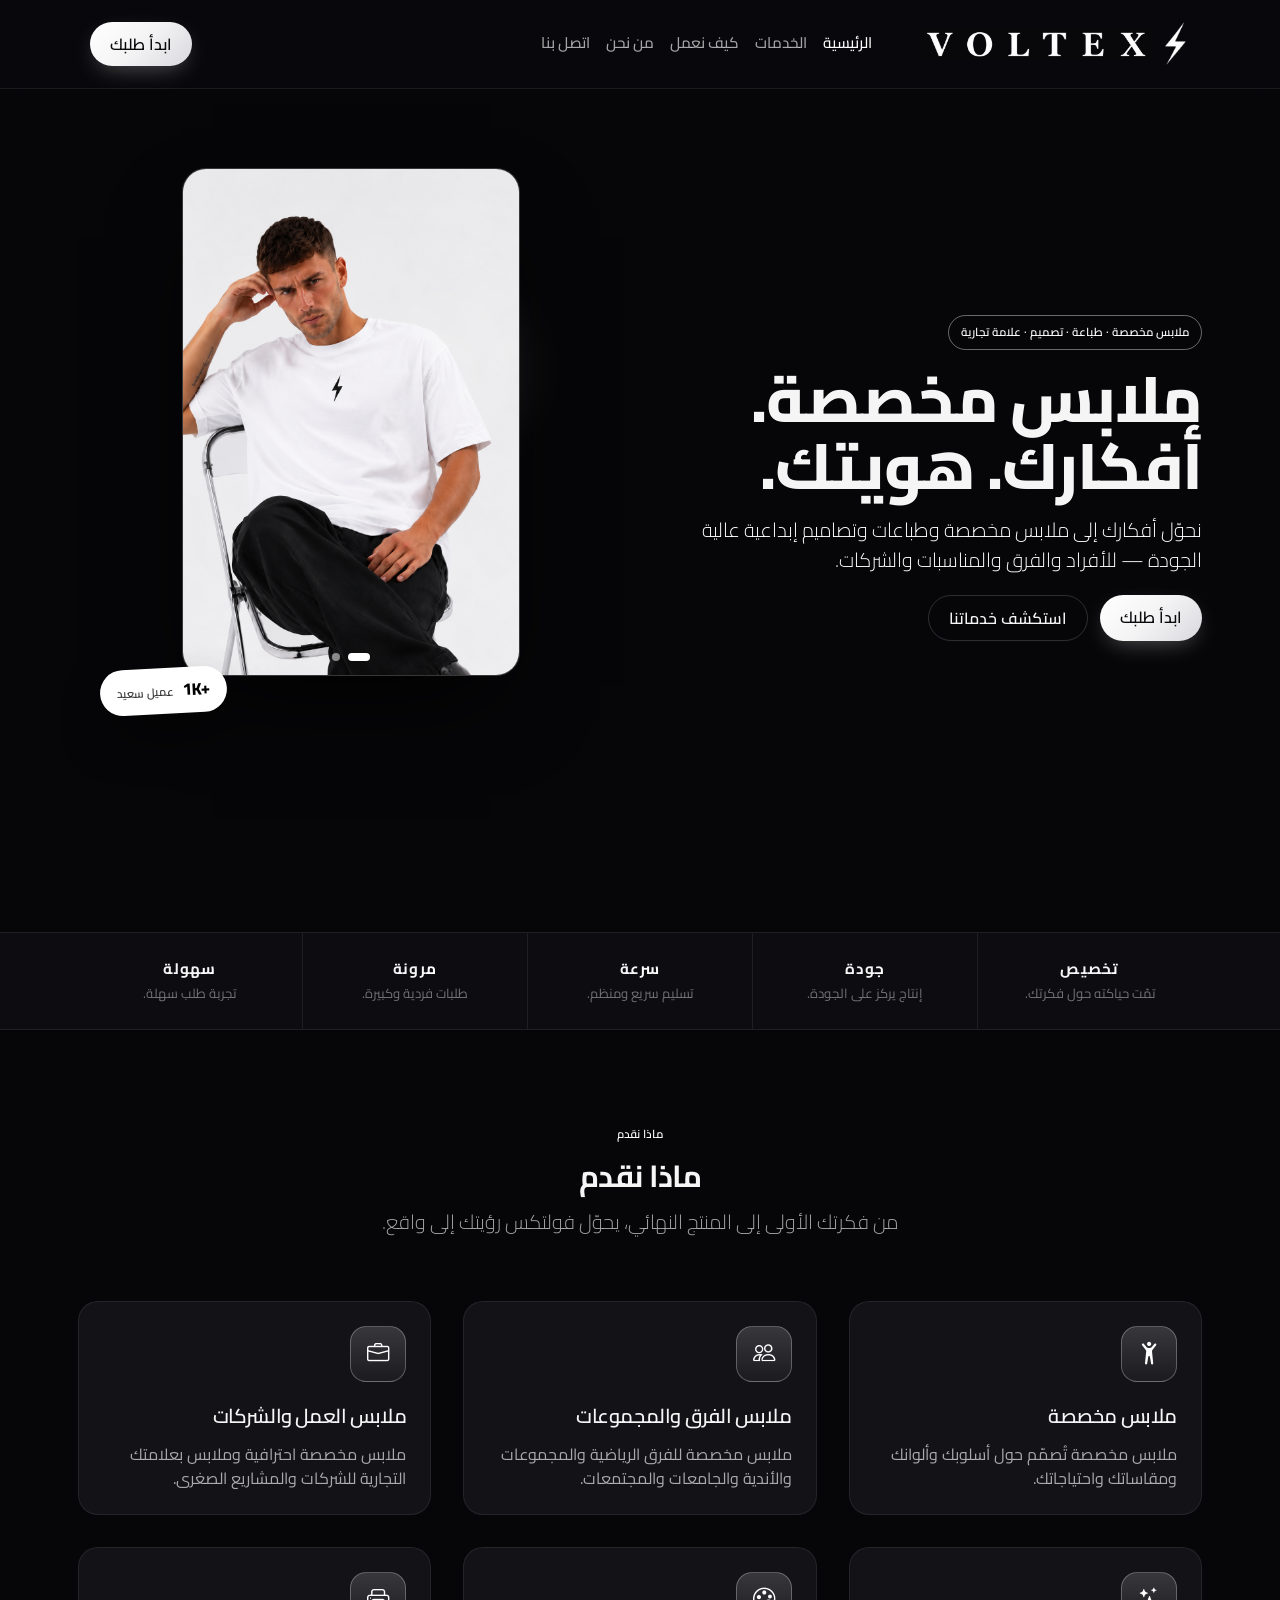
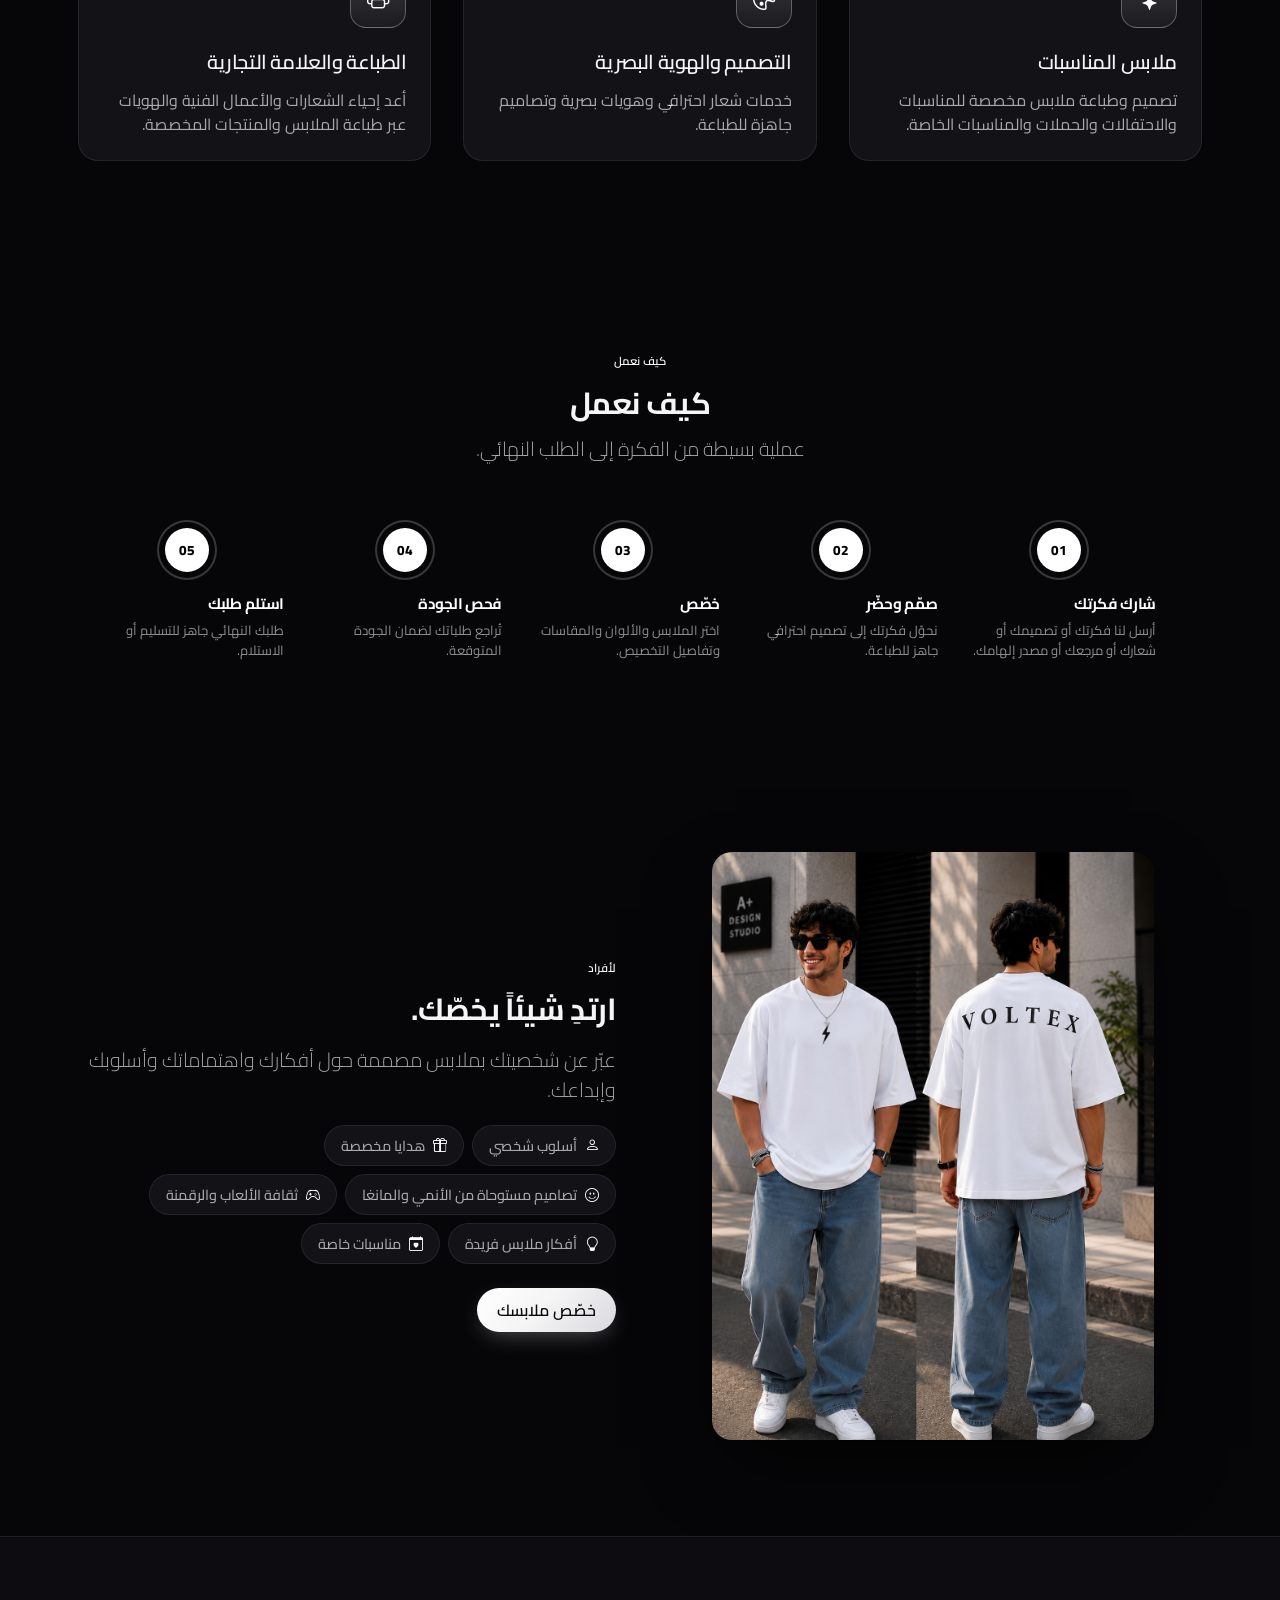
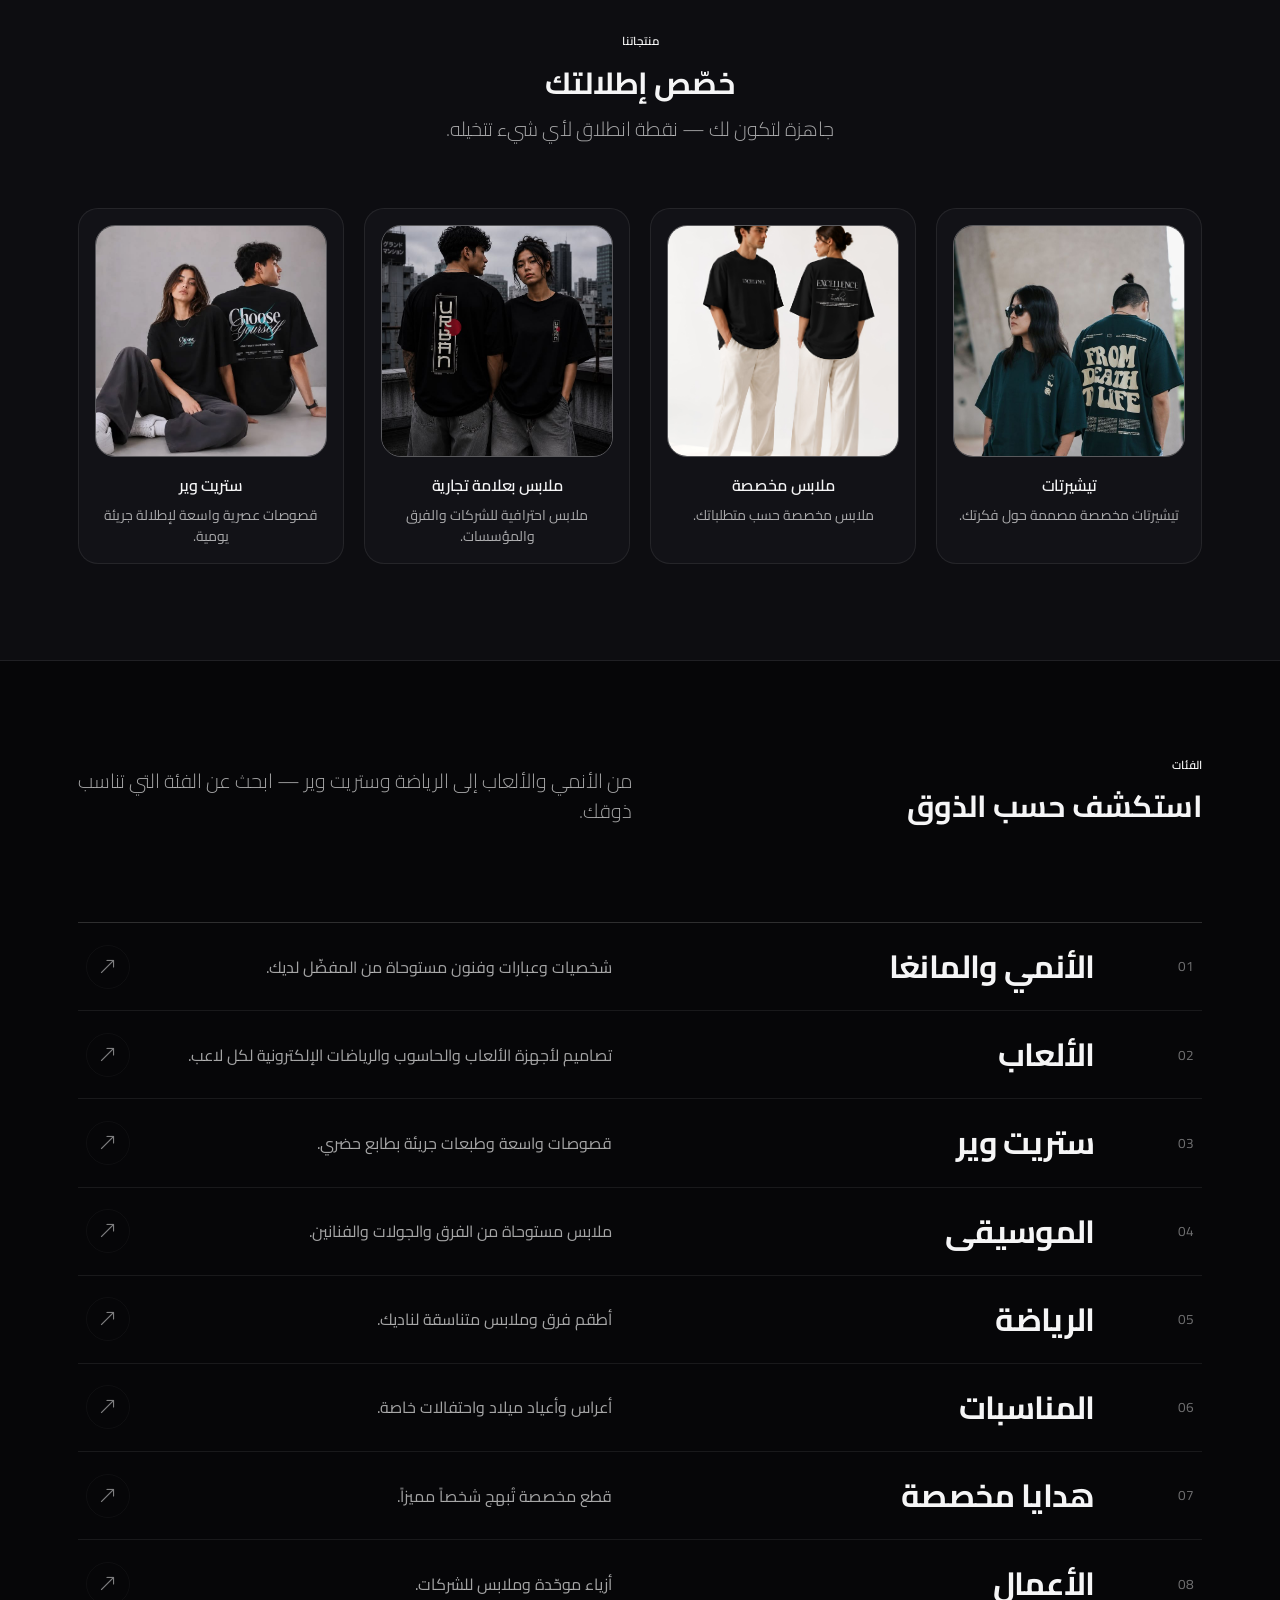
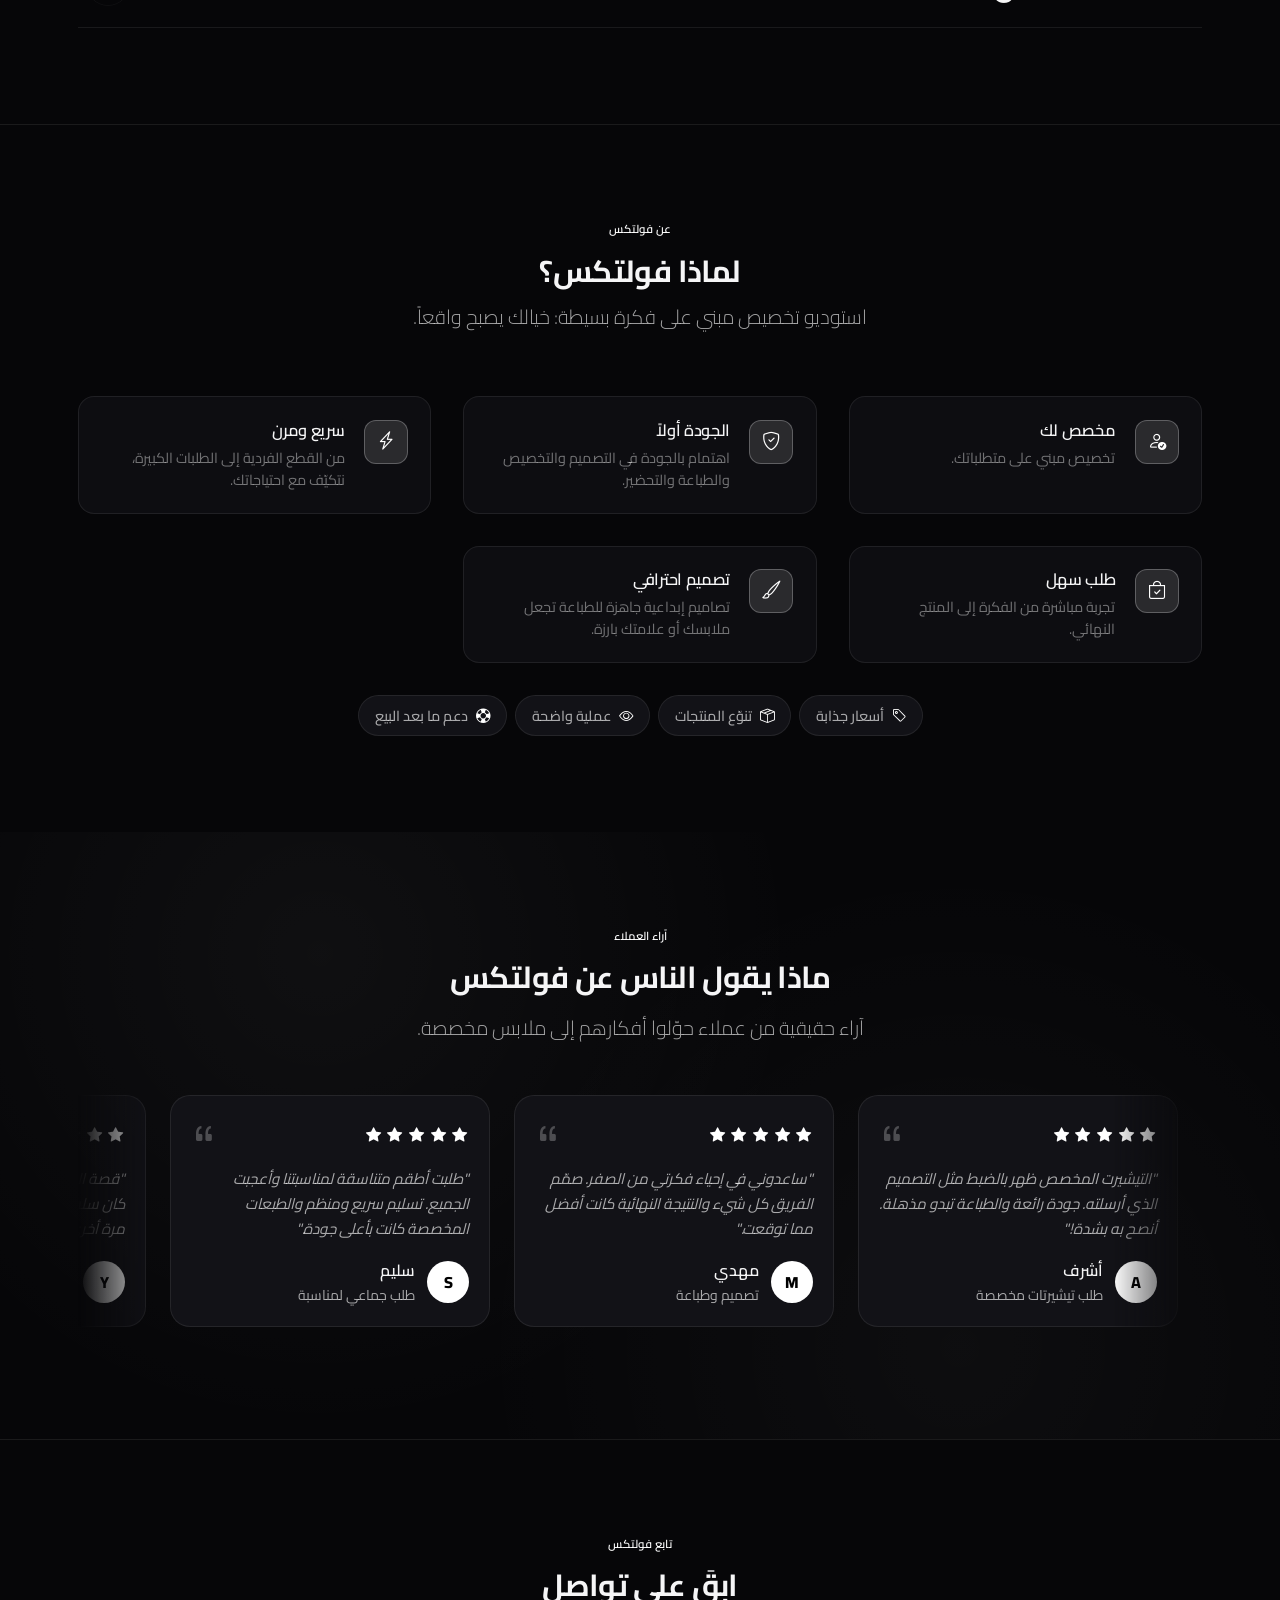
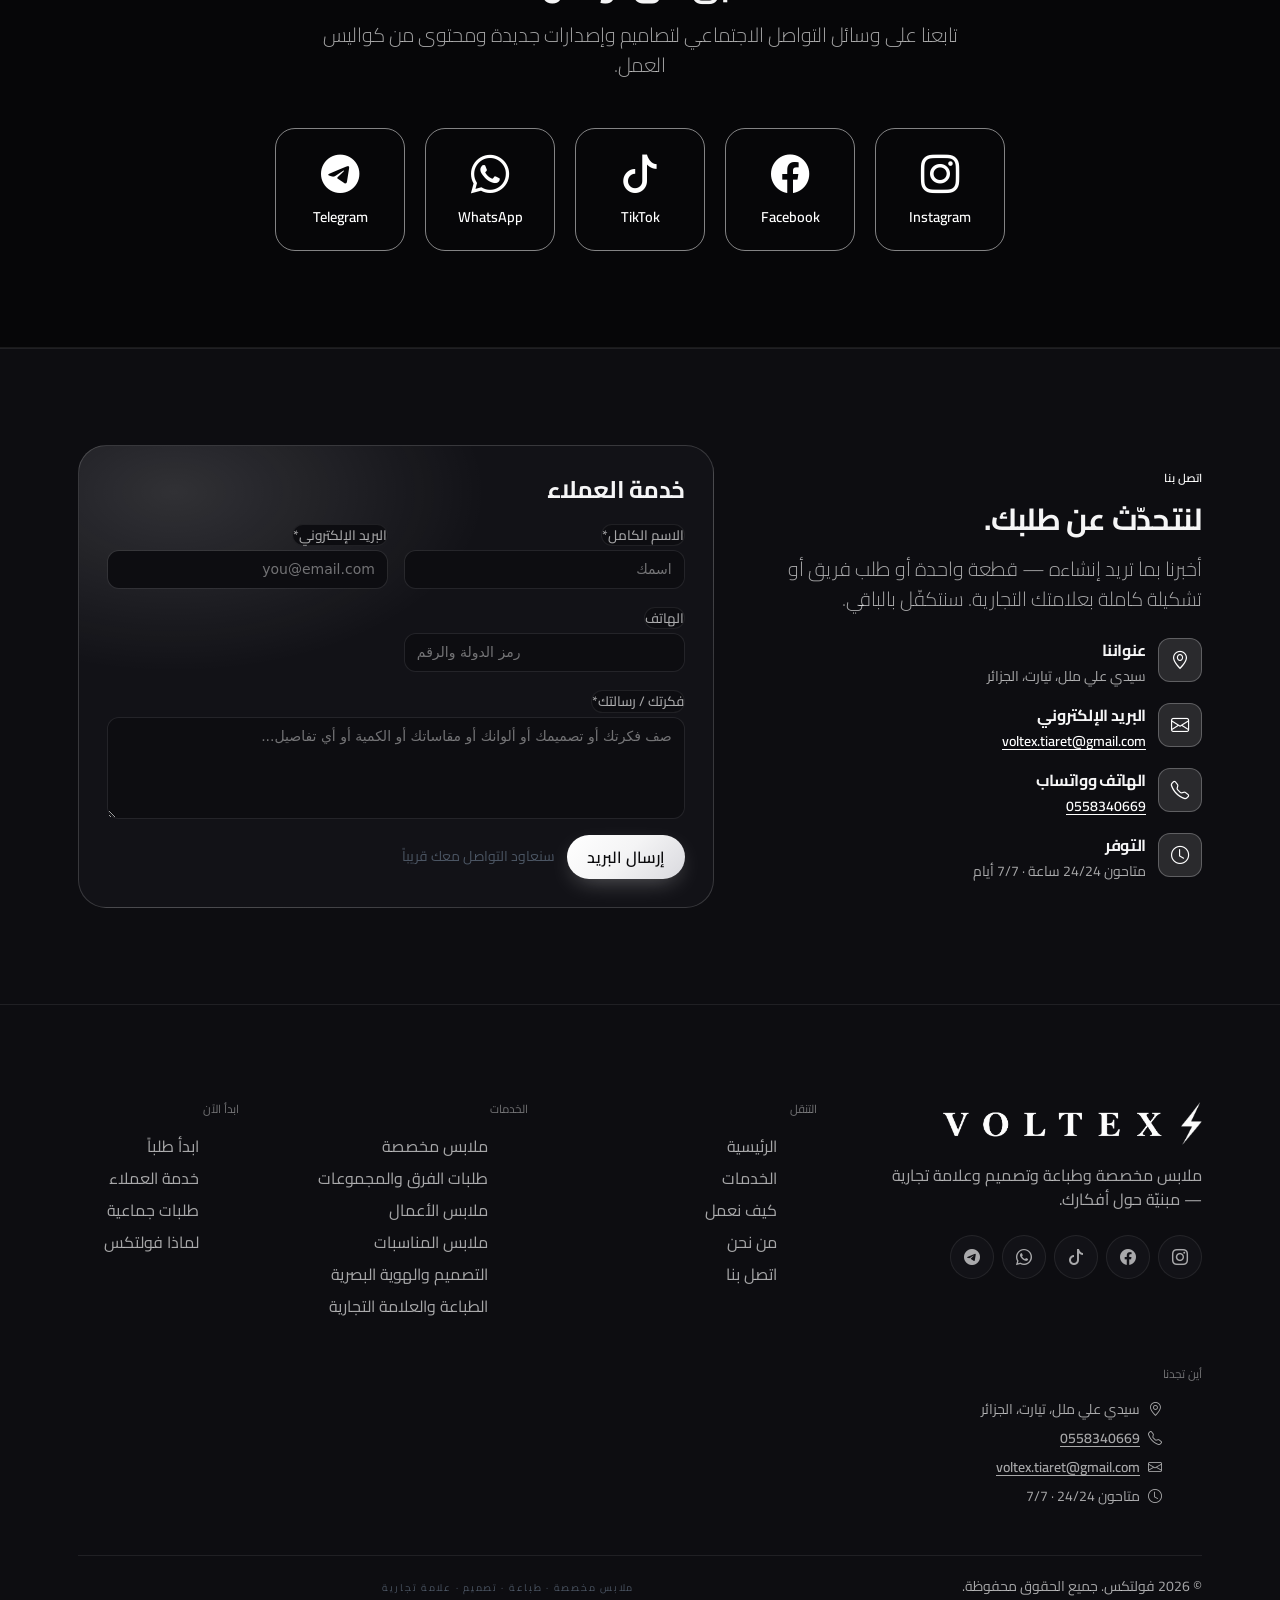
<file: index.html>
<!DOCTYPE html>
<html lang="ar" dir="rtl" data-bs-theme="dark">

<head>
    <meta charset="UTF-8">
    <meta name="viewport" content="width=device-width, initial-scale=1.0">
    <title>فولتكس — ملابس مخصصة، طباعة وتصميم</title>
    <meta name="description"
        content="فولتكس يصنع لك ملابس مخصصة، طباعة عالية الجودة، تصاميم احترافية، وملابس تحمل علامتك للأفراد والفرق والمناسبات والشركات.">
    <link rel="icon"
        href="data:image/svg+xml,%3Csvg xmlns='http://www.w3.org/2000/svg' viewBox='0 0 32 32'%3E%3Crect width='32' height='32' rx='8' fill='%23ffffff'/%3E%3Cpath d='M9 9 L16 24 L23 9' stroke='%230a0a0c' stroke-width='4' fill='none' stroke-linecap='round' stroke-linejoin='round'/%3E%3C/svg%3E">
    <link rel="stylesheet" href="https://cdn.jsdelivr.net/npm/bootstrap-icons@1.13.1/font/bootstrap-icons.min.css">
    <link rel="stylesheet" href="./assets/css/bootstrap-theme.css">
    <link rel="stylesheet" href="https://unpkg.com/aos@next/dist/aos.css" />

    <style>
        /* ============================================================
           VOLTEX DESIGN SYSTEM — dark theme + white accent
           ============================================================ */
        @font-face {
            font-family: 'Cairo';
            font-style: normal;
            font-weight: 100 900;
            font-display: swap;
            src: url('./assets/fonts/cairo-arabic.woff2') format('woff2');
            unicode-range: U+0600-06FF, U+0750-077F, U+08A0-08FF, U+FB50-FDFF, U+FE70-FEFF;
        }
        @font-face {
            font-family: 'Cairo';
            font-style: normal;
            font-weight: 100 900;
            font-display: swap;
            src: url('./assets/fonts/cairo-latin.woff2') format('woff2');
            unicode-range: U+0000-00FF, U+0131, U+0152-0153, U+02BB-02BC, U+02C6, U+02DA, U+02DC, U+2000-206F, U+2074, U+20AC, U+2122, U+2191, U+2193, U+2212, U+2215, U+FEFF, U+FFFD;
        }
        @font-face {
            font-family: 'Cairo';
            font-style: normal;
            font-weight: 100 900;
            font-display: swap;
            src: url('./assets/fonts/cairo-latin-ext.woff2') format('woff2');
            unicode-range: U+0100-02AF, U+0304, U+0308, U+0329, U+1E00-1E9F, U+1EF2-1EFF, U+2020, U+20A0-20AB, U+20AD-20C0, U+2113, U+2C60-2C7F, U+A720-A7FF;
        }
        :root {
            --vx-bg: #060608;
            --vx-bg-soft: #0d0d11;
            --vx-surface: #121217;
            --vx-surface-2: #17171d;
            --vx-border: rgba(255, 255, 255, .08);
            --vx-border-strong: rgba(255, 255, 255, .16);
            --vx-text: #f5f5f6;
            --vx-text-2: rgba(255, 255, 255, .64);
            --vx-text-3: rgba(255, 255, 255, .42);
            --vx-purple: #ffffff;
            --vx-purple-bright: #ffffff;
            --vx-purple-dark: #d4d4d8;
            --vx-grad: linear-gradient(135deg, #ffffff 0%, #f4f4f5 48%, #d9d9de 100%);
            --vx-grad-soft: linear-gradient(180deg, rgba(255, 255, 255, .16), rgba(255, 255, 255, .04));
            --vx-font-display: 'Cairo', system-ui, sans-serif;
            --vx-font-body: 'Cairo', system-ui, sans-serif;
            --vx-font-mono: 'Cairo', ui-monospace, monospace;
            --vx-radius: 20px;
        }

        html {
            scroll-behavior: smooth;
        }

        body {
            background-color: var(--vx-bg);
            color: var(--vx-text);
            font-family: var(--vx-font-body);
            -webkit-font-smoothing: antialiased;
            overflow-x: hidden;
        }

        ::selection {
            background: #ffffff;
            color: #0a0a0c;
        }

        ::-webkit-scrollbar {
            width: 10px;
        }

        ::-webkit-scrollbar-track {
            background: var(--vx-bg);
        }

        ::-webkit-scrollbar-thumb {
            background: #2a2a34;
            border-radius: 8px;
        }

        ::-webkit-scrollbar-thumb:hover {
            background: var(--vx-purple-dark);
        }

        :focus-visible {
            outline: 2px solid var(--vx-purple);
            outline-offset: 2px;
        }

        h1, h2, h3, h4, h5, .display-1, .display-2, .display-3, .display-4, .display-5 {
            font-family: var(--vx-font-display);
            color: var(--vx-text);
            letter-spacing: -0.02em;
        }

        a {
            color: var(--vx-text);
            text-decoration: none;
        }

        /* ---------- Utilities ---------- */
        .vx-mono {
            font-family: var(--vx-font-mono);
            letter-spacing: .16em;
            text-transform: uppercase;
        }

        .vx-label {
            font-family: var(--vx-font-mono);
            font-size: .72rem;
            letter-spacing: .22em;
            text-transform: uppercase;
            color: var(--vx-purple-bright);
            font-weight: 600;
        }

        .vx-grad-text {
            background: var(--vx-grad);
            -webkit-background-clip: text;
            background-clip: text;
            -webkit-text-fill-color: transparent;
            color: transparent;
        }

        .vx-muted {
            color: var(--vx-text-2);
        }

        .vx-dots-bg {
            background-image: radial-gradient(rgba(255, 255, 255, .055) 1px, transparent 1px);
            background-size: 24px 24px;
        }

        .vx-section {
            scroll-margin-top: 82px;
            position: relative;
        }

        .vx-border {
            border: 1px solid var(--vx-border);
        }

        .vx-surface {
            background: var(--vx-surface);
            border: 1px solid var(--vx-border);
        }

        /* ---------- Buttons ---------- */
        .btn {
            border-radius: 999px;
            font-weight: 600;
            border: 1px solid transparent;
        }

        .btn-vx {
            background: var(--vx-grad);
            color: #0a0a0c;
            border: none;
            box-shadow: 0 8px 24px -8px rgba(255, 255, 255, .35);
            transition: transform .25s ease, box-shadow .25s ease, filter .25s ease;
        }

        .btn-vx:hover,
        .btn-vx:focus {
            color: #0a0a0c;
            transform: translateY(-2px);
            filter: brightness(1.05);
            box-shadow: 0 12px 32px -8px rgba(255, 255, 255, .45);
        }

        .btn-vx-outline {
            color: var(--vx-text);
            border: 1px solid var(--vx-border-strong);
            background: transparent;
            transition: border-color .25s ease, color .25s ease, transform .25s ease, background .25s ease;
        }

        .btn-vx-outline:hover,
        .btn-vx-outline:focus {
            color: #fff;
            border-color: var(--vx-purple);
            background: rgba(255, 255, 255, .08);
            transform: translateY(-2px);
        }

        .btn-vx-ghost {
            color: var(--vx-text);
            background: transparent;
            border: none;
            transition: color .25s ease;
        }

        .btn-vx-ghost:hover,
        .btn-vx-ghost:focus {
            color: var(--vx-purple-bright);
        }

        .btn-vx-light {
            color: var(--vx-text);
            background: transparent;
            border: 1px solid rgba(255, 255, 255, .5);
            transition: background .25s ease, color .25s ease, transform .25s ease, border-color .25s ease;
        }

        .btn-vx-light:hover,
        .btn-vx-light:focus {
            color: #0a0a0c;
            background: #fff;
            border-color: #fff;
            transform: translateY(-2px);
            box-shadow: 0 12px 32px -10px rgba(255, 255, 255, .45);
        }

        /* ---------- Navbar ---------- */
        .vx-navbar {
            background: rgba(10, 10, 14, .85);
            -webkit-backdrop-filter: blur(14px);
            backdrop-filter: blur(14px);
            border-bottom: 1px solid var(--vx-border);
            padding-top: .9rem;
            padding-bottom: .9rem;
        }

        .vx-brand {
            display: inline-flex;
            align-items: center;
            gap: .75rem;
        }

        .vx-brand:hover,
        .vx-brand:focus {
            color: var(--vx-text);
        }

        .vx-brand-mark {
            height: 46px;
            width: auto;
            object-fit: contain;
            flex-shrink: 0;
        }

        .vx-brand-name {
            height: 34px;
            width: auto;
            max-width: 62vw;
            object-fit: contain;
            display: block;
            mix-blend-mode: screen;
        }

        @media (max-width: 575.98px) {
            .vx-brand-mark { height: 40px; }
            .vx-brand-name { height: 24px; }
        }

        .vx-navbar .nav-link {
            color: var(--vx-text-2);
            font-weight: 500;
            font-size: .95rem;
            padding: .45rem .9rem;
            border-radius: 999px;
            transition: color .2s ease, background .2s ease;
        }

        .vx-navbar .nav-link:hover,
        .vx-navbar .nav-link:focus {
            color: #fff;
            background: rgba(255, 255, 255, .05);
        }

        .vx-navbar .nav-link[aria-current="page"] {
            color: var(--vx-purple-bright);
        }

        .vx-navbar .navbar-toggler {
            border: 1px solid var(--vx-border-strong);
            border-radius: 10px;
            padding: .45rem .6rem;
        }

        .vx-navbar .navbar-toggler-icon {
            background-image: none;
            width: 20px;
            height: 2px;
            position: relative;
            background: var(--vx-text);
            box-shadow: 0 6px 0 var(--vx-text), 0 -6px 0 var(--vx-text);
            border-radius: 2px;
        }

        /* ---------- Hero ---------- */
        .vx-hero {
            padding-top: 10.5rem;
            padding-bottom: 9rem;
            position: relative;
        }

        .vx-hero-photo {
            border-radius: 20px;
            overflow: hidden;
            box-shadow: 0 32px 80px -24px rgba(0, 0, 0, .9);
            max-height: 560px;
        }

        .vx-hero-photo img {
            width: 100%;
            height: 100%;
            object-fit: contain;
            display: block;
        }

        /* ---------- Hero duo (slideshow) ---------- */
        .vx-hero-duo {
            position: relative;
            min-height: 560px;
        }
        .vx-hero-duo-frame {
            position: absolute;
            top: 0;
            left: 0;
            right: 0;
            margin: 0 auto;
            width: 62%;
            aspect-ratio: 2 / 3;
            border-radius: 24px;
            overflow: hidden;
            border: 1px solid rgba(255, 255, 255, .16);
            box-shadow: 0 40px 90px -30px rgba(0, 0, 0, .95);
            background: #111114;
        }
        .vx-hero-duo-frame img {
            width: 100%;
            height: 100%;
            object-fit: cover;
            display: block;
        }
        .vx-hero-slide {
            position: absolute;
            inset: 0;
            opacity: 0;
            transition: opacity 1s ease-in-out;
        }
        .vx-hero-slide.active {
            opacity: 1;
        }
        .vx-hero-duo-shadow {
            position: absolute;
            top: 6%;
            left: 6%;
            right: 6%;
            bottom: 6%;
            background: radial-gradient(closest-side at 70% 30%, rgba(255, 255, 255, .14), transparent 70%);
            filter: blur(12px);
            z-index: 0;
        }
        .vx-hero-dots {
            position: absolute;
            bottom: 14px;
            left: 50%;
            transform: translateX(-50%);
            z-index: 2;
            display: flex;
            gap: 8px;
        }
        .vx-hero-dot {
            width: 8px;
            height: 8px;
            border-radius: 999px;
            background: rgba(255, 255, 255, .5);
            cursor: pointer;
            transition: background .3s ease, width .3s ease;
        }
        .vx-hero-dot.active {
            background: #ffffff;
            width: 22px;
        }
        .vx-hero-badge {
            position: absolute;
            z-index: 3;
            left: 4%;
            bottom: 12%;
            display: inline-flex;
            align-items: baseline;
            gap: .55rem;
            padding: .65rem 1.05rem;
            border-radius: 999px;
            background: #ffffff;
            color: #000000;
            box-shadow: 0 24px 50px -12px rgba(0, 0, 0, .85);
            transform: rotate(-3deg);
        }
        .vx-hero-badge-num {
            font-weight: 800;
            font-size: 1.05rem;
            letter-spacing: -.01em;
        }
        .vx-hero-badge-txt {
            font-size: .72rem;
            font-weight: 600;
            letter-spacing: .02em;
            text-transform: uppercase;
            opacity: .8;
        }
        @media (min-width: 1200px) {
            .vx-hero-duo {
                min-height: 620px;
            }
        }
        @media (min-width: 992px) and (max-width: 1199.98px) {
            .vx-hero-duo {
                min-height: 500px;
            }
            .vx-hero-duo-frame {
                width: 60%;
            }
        }
        @media (max-width: 991.98px) {
            .vx-hero-duo {
                min-height: 500px;
                max-width: 480px;
                margin: 0 auto;
            }
        }
        @media (max-width: 575.98px) {
            .vx-hero-duo {
                min-height: 400px;
                max-width: 380px;
            }
            .vx-hero-duo-frame {
                width: 72%;
            }
            .vx-hero-badge {
                bottom: 8%;
                padding: .5rem .85rem;
            }
            .vx-hero-badge-num {
                font-size: .95rem;
            }
            .vx-hero-badge-txt {
                font-size: .64rem;
            }
        }

        .vx-hero-title {
            font-weight: 800;
            font-size: clamp(2.35rem, 5.2vw, 4rem);
            line-height: 1.04;
        }

        .vx-hero-art {
            position: relative;
            max-width: 520px;
            margin-left: auto;
        }

        .vx-hero-panel {
            position: relative;
            border-radius: 28px;
            border: 1px solid var(--vx-border-strong);
            background:
                radial-gradient(380px 260px at 50% 0%, rgba(255, 255, 255, .14), transparent 70%),
                var(--vx-surface);
            padding: 2.2rem;
            overflow: hidden;
        }

        .vx-hero-panel::after {
            content: '';
            position: absolute;
            inset: 0;
            background-image: radial-gradient(rgba(255, 255, 255, .05) 1px, transparent 1px);
            background-size: 20px 20px;
            opacity: .5;
            pointer-events: none;
        }

        .vx-hero-panel > .vx-monobadge {
            position: relative;
            z-index: 1;
        }

        .vx-tee {
            position: relative;
            z-index: 1;
            width: 100%;
            height: auto;
            display: block;
        }

        .vx-tee-path {
            stroke: rgba(255, 255, 255, .92);
            stroke-width: 4.5;
            stroke-linejoin: round;
            stroke-linecap: round;
            fill: rgba(255, 255, 255, .015);
        }

        .vx-tee-print {
            fill: none;
            stroke: var(--vx-grad);
            stroke-width: 11;
            stroke-linecap: round;
            stroke-linejoin: round;
        }

        .vx-float {
            position: absolute;
            z-index: 2;
            display: flex;
            align-items: center;
            gap: .6rem;
            padding: .6rem .9rem;
            border-radius: 14px;
            border: 1px solid var(--vx-border-strong);
            background: rgba(20, 20, 26, .92);
            -webkit-backdrop-filter: blur(8px);
            backdrop-filter: blur(8px);
            box-shadow: 0 16px 40px -12px rgba(0, 0, 0, .7);
            animation: vxFloat 5.5s ease-in-out infinite;
        }

        .vx-float i {
            color: var(--vx-purple-bright);
        }

        .vx-float small {
            font-weight: 600;
            color: var(--vx-text);
            white-space: nowrap;
        }

        .vx-float-1 {
            top: 8%;
            left: -6%;
        }

        .vx-float-2 {
            top: 34%;
            right: -8%;
            animation-delay: 1.2s;
        }

        .vx-float-3 {
            bottom: 10%;
            left: -3%;
            animation-delay: 2.4s;
        }

        @keyframes vxFloat {
            0%, 100% { transform: translateY(0); }
            50% { transform: translateY(-12px); }
        }

        @media (max-width: 1199.98px) {
            .vx-float-1 { left: 0; }
            .vx-float-2 { right: 0; }
        }

        @media (max-width: 575.98px) {
            .vx-float-2 { display: none; }
            .vx-float-1 { left: -2%; }
            .vx-float-3 { left: 2%; }
        }

        /* ---------- Value strip ---------- */
        .vx-strip {
            border-top: 1px solid var(--vx-border);
            border-bottom: 1px solid var(--vx-border);
            background: var(--vx-bg-soft);
        }

        .vx-strip-item {
            padding: 1.6rem 1rem;
            text-align: center;
            border-left: 1px solid var(--vx-border);
            transition: background .25s ease;
        }

        .vx-strip-item:first-child {
            border-left: none;
        }

        .vx-strip-item:hover {
            background: rgba(255, 255, 255, .06);
        }

        .vx-strip-item h3 {
            font-size: .95rem;
            font-weight: 700;
            letter-spacing: .08em;
            margin-bottom: .35rem;
            color: var(--vx-text);
        }

        .vx-strip-item h3 span {
            color: var(--vx-purple-bright);
        }

        .vx-strip-item p {
            font-size: .82rem;
            color: var(--vx-text-3);
            margin: 0;
        }

        /* ---------- Cards ---------- */
        .vx-card {
            background: var(--vx-surface);
            border: 1px solid var(--vx-border);
            border-radius: var(--vx-radius);
            transition: transform .3s ease, border-color .3s ease, box-shadow .3s ease, background .3s ease;
            height: 100%;
        }

        .vx-card:hover {
            transform: translateY(-6px);
            border-color: rgba(255, 255, 255, .45);
            background: var(--vx-surface-2);
            box-shadow: 0 24px 60px -24px rgba(0, 0, 0, .7), 0 0 0 1px rgba(255, 255, 255, .12);
        }

        .vx-icon-tile {
            width: 56px;
            height: 56px;
            border-radius: 16px;
            display: inline-flex;
            align-items: center;
            justify-content: center;
            font-size: 1.4rem;
            color: var(--vx-purple-bright);
            background: var(--vx-grad-soft, rgba(255, 255, 255, .12));
            border: 1px solid rgba(255, 255, 255, .28);
            transition: transform .3s ease, background .3s ease;
        }

        .vx-card:hover .vx-icon-tile {
            background: var(--vx-grad);
            color: #0a0a0c;
            transform: scale(1.06) rotate(-4deg);
        }

        /* ---------- How it works ---------- */
        .vx-step {
            position: relative;
            text-align: center;
        }

        .vx-step-num {
            font-family: var(--vx-font-mono);
            font-size: .8rem;
            font-weight: 700;
            letter-spacing: .18em;
            color: var(--vx-text);
        }

        .vx-timeline {
            position: relative;
            display: flex;
            justify-content: space-between;
            align-items: flex-start;
            padding-top: 0;
        }

        .vx-timeline::before {
            content: '';
            position: absolute;
            top: 22px;
            left: 6%;
            right: 6%;
            height: 2px;
            background: rgba(255, 255, 255, .25);
        }

        .vx-timeline .vx-step {
            flex: 1;
            display: flex;
            flex-direction: column;
            align-items: center;
            position: relative;
            padding: 0 .5rem;
        }

        .vx-timeline .vx-step-dot {
            width: 44px;
            height: 44px;
            border-radius: 50%;
            background: #ffffff;
            color: #000000;
            display: flex;
            align-items: center;
            justify-content: center;
            font-family: var(--vx-font-mono);
            font-size: .85rem;
            font-weight: 800;
            position: relative;
            z-index: 2;
            flex-shrink: 0;
            box-shadow: 0 0 0 6px rgba(6, 6, 8, 1), 0 0 0 8px rgba(255, 255, 255, .2);
        }

        .vx-timeline .vx-step-content {
            margin-top: 1.4rem;
            padding: 0 .25rem;
        }

        .vx-timeline .vx-step-content h3 {
            font-size: .95rem;
            font-weight: 700;
            margin-bottom: .4rem;
            color: #ffffff;
        }

        .vx-timeline .vx-step-content p {
            font-size: .82rem;
            line-height: 1.5;
            color: rgba(255, 255, 255, .55);
            margin: 0;
        }

        .vx-hiw-img-wrap {
            border-radius: 20px;
            overflow: hidden;
            box-shadow: 0 32px 80px -24px rgba(0, 0, 0, .9);
            width: 88%;
            margin: 0 auto;
        }

        .vx-hiw-img {
            width: 100%;
            height: auto;
            display: block;
            object-fit: cover;
        }

        @media (min-width: 992px) {
            .vx-hiw-img-wrap { width: 82%; }
        }

        @media (max-width: 767.98px) {
            .vx-timeline {
                flex-direction: column;
                align-items: flex-start;
                gap: 0;
                padding-left: 34px;
            }
            .vx-timeline::before {
                top: 22px;
                bottom: 22px;
                left: 22px;
                right: auto;
                width: 2px;
                height: auto;
            }
            .vx-timeline .vx-step {
                flex-direction: row;
                align-items: flex-start;
                gap: 1rem;
                padding: 1rem 0;
            }
            .vx-timeline .vx-step-content {
                margin-top: 0;
                text-align: left;
            }
        }

        /* ---------- Chips ---------- */
        .vx-chip {
            display: inline-flex;
            align-items: center;
            gap: .5rem;
            padding: .55rem 1rem;
            border-radius: 999px;
            border: 1px solid var(--vx-border);
            background: var(--vx-surface);
            color: var(--vx-text-2);
            font-size: .9rem;
            font-weight: 500;
            transition: border-color .25s ease, color .25s ease, transform .25s ease, background .25s ease;
        }

        .vx-chip:hover {
            border-color: var(--vx-purple);
            color: var(--vx-text);
            transform: translateY(-2px);
            background: rgba(255, 255, 255, .08);
        }

        .vx-chip i {
            color: var(--vx-purple-bright);
        }

        /* ---------- Category list (Explore by Style) ---------- */
        .vx-cat-list {
            border-top: 1px solid var(--vx-border-strong);
        }
        .vx-cat-row {
            display: grid;
            grid-template-columns: 64px 1fr auto;
            align-items: center;
            gap: 1.2rem;
            padding: 1.35rem 0.5rem;
            border-bottom: 1px solid var(--vx-border);
            text-decoration: none;
            color: var(--vx-text);
            transition: background .3s ease, padding .3s ease;
            position: relative;
        }
        .vx-cat-row::after {
            content: '';
            position: absolute;
            left: 0;
            right: 0;
            bottom: -1px;
            height: 1px;
            background: var(--vx-grad);
            transform: scaleX(0);
            transform-origin: left;
            transition: transform .35s ease;
        }
        .vx-cat-num {
            font-family: var(--vx-font-mono);
            font-size: .85rem;
            color: var(--vx-text-3);
            letter-spacing: .14em;
            transition: color .3s ease;
        }
        .vx-cat-name {
            font-family: var(--vx-font-display);
            font-size: clamp(1.25rem, 2.6vw, 2rem);
            font-weight: 700;
            letter-spacing: -.02em;
            line-height: 1.1;
        }
        .vx-cat-desc {
            display: none;
            color: var(--vx-text-2);
        }
        .vx-cat-arrow {
            display: inline-flex;
            align-items: center;
            justify-content: center;
            width: 44px;
            height: 44px;
            border-radius: 50%;
            border: 1px solid var(--vx-border);
            color: var(--vx-text);
            font-size: 1.1rem;
            opacity: .5;
            transition: opacity .3s ease, background .3s ease, color .3s ease, transform .3s ease;
        }
        .vx-cat-row:hover {
            background: rgba(255, 255, 255, .05);
            padding-left: 1.1rem;
        }
        .vx-cat-row:hover::after {
            transform: scaleX(1);
        }
        .vx-cat-row:hover .vx-cat-num {
            color: var(--vx-text);
        }
        .vx-cat-row:hover .vx-cat-arrow {
            background: #fff;
            color: #000;
            opacity: 1;
            transform: rotate(45deg);
        }
        @media (min-width: 768px) {
            .vx-cat-row {
                grid-template-columns: 80px 1fr 1fr auto;
            }
            .vx-cat-desc {
                display: block;
            }
        }

        /* ---------- Feature list (Why VOLTEX) ---------- */
        .vx-feature {
            display: flex;
            gap: 1.2rem;
            padding: 1.4rem;
            border: 1px solid var(--vx-border);
            border-radius: 16px;
            background: var(--vx-bg-soft);
            transition: border-color .25s ease, background .25s ease, transform .25s ease;
            height: 100%;
        }

        .vx-feature:hover {
            border-color: rgba(255, 255, 255, .45);
            background: var(--vx-surface);
            transform: translateY(-3px);
        }

        .vx-feature-icon {
            flex-shrink: 0;
            width: 44px;
            height: 44px;
            border-radius: 12px;
            display: inline-flex;
            align-items: center;
            justify-content: center;
            font-size: 1.15rem;
            color: var(--vx-purple-bright);
            background: rgba(255, 255, 255, .12);
            border: 1px solid rgba(255, 255, 255, .25);
        }

        .vx-feature h4 {
            font-size: 1.02rem;
            margin-bottom: .35rem;
            font-weight: 600;
        }

        .vx-feature p {
            color: var(--vx-text-3);
            font-size: .9rem;
            margin: 0;
            line-height: 1.5;
        }

        /* ---------- Panels ---------- */
        .vx-panel {
            border: 1px solid var(--vx-border-strong);
            border-radius: 28px;
            background:
                radial-gradient(520px 300px at 15% 10%, rgba(255, 255, 255, .13), transparent 60%),
                var(--vx-surface);
            position: relative;
            overflow: hidden;
        }

        .vx-panel-purple {
            background:
                radial-gradient(560px 340px at 80% 0%, rgba(255, 255, 255, .12), transparent 62%),
                radial-gradient(420px 300px at 0% 100%, rgba(255, 255, 255, .08), transparent 60%),
                var(--vx-surface);
            border: 1px solid rgba(255, 255, 255, .35);
        }

        .vx-panel-glow {
            position: absolute;
            width: 420px;
            height: 420px;
            border-radius: 50%;
            background: radial-gradient(circle, rgba(255, 255, 255, .28), transparent 70%);
            filter: blur(10px);
            pointer-events: none;
        }

        /* ---------- Forms ---------- */
        .vx-form .form-control,
        .vx-form .form-select,
        .vx-form .form-label {
            border-radius: 12px;
            background-color: var(--vx-bg-soft);
            border: 1px solid var(--vx-border);
            color: var(--vx-text);
        }

        .vx-form .form-control::placeholder {
            color: var(--vx-text-3);
        }

        .vx-form .form-control:focus,
        .vx-form .form-select:focus {
            border-color: var(--vx-purple);
            box-shadow: 0 0 0 .2rem rgba(255, 255, 255, .18);
            background-color: var(--vx-bg-soft);
            color: var(--vx-text);
        }

        .vx-form .form-label {
            color: var(--vx-text-2);
            font-size: .85rem;
            font-weight: 500;
        }

        /* ---------- Footer ---------- */
        .vx-footer {
            background: var(--vx-bg-soft);
            border-top: 1px solid var(--vx-border);
        }

        .vx-footer a {
            color: var(--vx-text-2);
            transition: color .2s ease;
        }

        .vx-footer a:hover,
        .vx-footer a:focus {
            color: var(--vx-purple-bright);
        }

        .vx-footer .vx-foot-title {
            font-family: var(--vx-font-mono);
            font-size: .72rem;
            letter-spacing: .2em;
            text-transform: uppercase;
            color: var(--vx-text-3);
            margin-bottom: 1rem;
        }

.vx-social {
            width: 44px;
            height: 44px;
            display: inline-flex;
            align-items: center;
            justify-content: center;
            border-radius: 50%;
            border: 1px solid var(--vx-border);
            background: var(--vx-surface);
            color: var(--vx-text-2);
            transition: border-color .25s ease, color .25s ease, transform .25s ease, background .25s ease;
        }

        .vx-social:hover {
            border-color: var(--vx-purple);
            color: var(--vx-purple-bright);
            background: rgba(255, 255, 255, .1);
            transform: translateY(-3px);
        }

        .vx-nav-socials {
            display: flex;
            gap: .65rem;
            flex-wrap: wrap;
        }
        .vx-nav-socials .vx-social {
            width: 54px;
            height: 54px;
            font-size: 1.45rem;
        }
        .vx-nav-socials-li {
            display: list-item;
        }
        @media (min-width: 992px) {
            .vx-nav-socials-li { display: none; }
            .vx-nav-socials { display: none; }
        }

        /* ---------- Language toggle ---------- */
        .vx-social-card {
            display: flex;
            flex-direction: column;
            align-items: center;
            justify-content: center;
            padding: 2.8rem 1.5rem 2.2rem;
            border-radius: 20px;
            border: 1px solid rgba(255, 255, 255, .07);
            background: rgba(255, 255, 255, .025);
            color: #fff;
            text-decoration: none;
            transition: border-color .35s ease, transform .35s ease, background .35s ease;
            min-height: 220px;
            position: relative;
            overflow: hidden;
        }
        .vx-social-card::before {
            content: '';
            position: absolute;
            inset: 0;
            background: radial-gradient(circle at center, var(--vx-sc-color) 0%, transparent 72%);
            opacity: 0;
            transition: opacity .4s ease;
            pointer-events: none;
        }
        .vx-social-card:hover {
            border-color: var(--vx-sc-color);
            transform: translateY(-8px);
            background: rgba(255, 255, 255, .05);
        }
        .vx-social-card:hover::before {
            opacity: .1;
        }
        .vx-social-card:active {
            transform: translateY(-4px);
        }
        .vx-sc-icon {
            width: 58px;
            height: 58px;
            border-radius: 16px;
            display: flex;
            align-items: center;
            justify-content: center;
            font-size: 1.55rem;
            background: var(--vx-sc-color);
            color: #fff;
            margin-bottom: 1.2rem;
            position: relative;
            z-index: 1;
            transition: transform .35s ease;
        }
        .vx-social-card:hover .vx-sc-icon {
            transform: scale(1.1);
        }
        .vx-sc-name {
            font-weight: 700;
            font-size: 1.05rem;
            margin-bottom: .2rem;
            position: relative;
            z-index: 1;
        }
        .vx-sc-handle {
            font-size: .82rem;
            opacity: .5;
            position: relative;
            z-index: 1;
        }

        @media (max-width: 575.98px) {
            .vx-social-card { min-height: 180px; padding: 2rem 1rem 1.6rem; }
            .vx-sc-icon { width: 50px; height: 50px; font-size: 1.3rem; }
        }

        /* ---------- Reviews ---------- */
        .vx-review-marquee {
            overflow: hidden;
            padding: .25rem 0 1rem;
            -webkit-mask-image: linear-gradient(90deg, transparent, #000 8%, #000 92%, transparent);
            mask-image: linear-gradient(90deg, transparent, #000 8%, #000 92%, transparent);
        }
        .vx-review-track {
            display: flex;
            width: max-content;
            animation: vxMarquee 28s linear infinite;
        }
        .vx-review-marquee:hover .vx-review-track {
            animation-play-state: paused;
        }
        @keyframes vxMarquee {
            from { transform: translateX(0); }
            to { transform: translateX(-50%); }
        }
        .vx-review-item {
            flex: 0 0 320px;
            margin-right: 1.5rem;
        }
        .vx-review {
            display: flex;
            flex-direction: column;
            height: 100%;
        }
        .vx-review-stars {
            color: #ffffff;
            font-size: .95rem;
            letter-spacing: .12em;
        }
        .vx-review-text {
            color: var(--vx-text-2);
            font-size: .95rem;
            line-height: 1.65;
            font-style: italic;
        }
        .vx-review-avatar {
            width: 42px;
            height: 42px;
            flex-shrink: 0;
            border-radius: 50%;
            display: inline-flex;
            align-items: center;
            justify-content: center;
            font-weight: 800;
            background: #ffffff;
            color: #000000;
            font-size: 1rem;
        }

        /* ---------- Social (black & white) ---------- */
        .vx-social-bw {
            display: inline-flex;
            flex-direction: column;
            align-items: center;
            gap: .75rem;
            width: 130px;
            padding: 1.6rem 1rem 1.4rem;
            border-radius: 20px;
            border: 1px solid rgba(255, 255, 255, .5);
            background: transparent;
            color: #ffffff;
            text-decoration: none;
            transition: background .3s ease, color .3s ease, border-color .3s ease, transform .3s ease;
        }
        .vx-social-bw i {
            font-size: 2.4rem;
            line-height: 1;
        }
        .vx-social-bw span {
            font-size: .9rem;
            font-weight: 600;
        }
        .vx-social-bw:hover {
            background: #ffffff;
            color: #000000;
            border-color: #ffffff;
            transform: translateY(-6px);
        }
        @media (max-width: 575.98px) {
            .vx-social-bw {
                width: 92px;
                padding: 1.1rem .75rem .95rem;
                gap: .55rem;
                border-radius: 16px;
            }
            .vx-social-bw i {
                font-size: 1.7rem;
            }
            .vx-social-bw span {
                font-size: .72rem;
            }
        }

        .vx-contact-link {
            color: #ffffff;
            text-decoration: underline;
            font-weight: 600;
            text-underline-offset: 3px;
            transition: color .2s ease;
        }
        .vx-contact-link:hover {
            color: rgba(255, 255, 255, .7);
        }

        /* ---------- Back to top ---------- */
        .back-to-top {
            width: 48px;
            height: 48px;
            border-radius: 50%;
            opacity: 0;
            transform: translateY(12px) scale(.98);
            transition: opacity .28s ease, transform .28s ease, visibility .28s;
            visibility: hidden;
            z-index: 1070;
            pointer-events: none;
            display: flex;
            align-items: center;
            justify-content: center;
            background: var(--vx-grad);
            border: none;
            color: #0a0a0c;
            box-shadow: 0 10px 28px -8px rgba(255, 255, 255, .5);
        }

        .back-to-top:focus {
            outline: none;
            box-shadow: 0 0 0 .25rem rgba(255, 255, 255, .5);
        }

        .back-to-top--visible {
            opacity: 1;
            transform: translateY(0) scale(1);
            visibility: visible;
            pointer-events: auto;
        }

        @media (prefers-reduced-motion: reduce) {
            .back-to-top,
            .vx-float,
            .vx-card,
            .btn,
            .vx-chip,
            .vx-feature {
                transition: none;
                animation: none;
            }
            html { scroll-behavior: auto; }
            * { animation-duration: .01ms !important; }
        }

        .accordion-button:not(.collapsed)::after,
        .accordion-button::after {
            filter: none;
        }

        /* ---------- Lightbox ---------- */
        .vx-lb-trigger {
            cursor: zoom-in;
            transition: opacity .2s ease;
        }
        .vx-lb-trigger:hover {
            opacity: .88;
        }

        .vx-lightbox {
            position: fixed;
            inset: 0;
            z-index: 2000;
            display: none;
            align-items: center;
            justify-content: center;
            background: rgba(0, 0, 0, .92);
            padding: 1.5rem;
        }
        .vx-lightbox.show {
            display: flex;
        }
        .vx-lightbox img {
            max-width: 92vw;
            max-height: 86vh;
            border-radius: 8px;
            box-shadow: 0 24px 80px rgba(0, 0, 0, .8);
        }
        .vx-lb-close {
            position: absolute;
            top: 1.25rem;
            right: 1.5rem;
            background: none;
            border: 0;
            color: #fff;
            font-size: 2.1rem;
            line-height: 1;
            cursor: pointer;
            opacity: .85;
        }
        .vx-lb-close:hover {
            opacity: 1;
        }

        /* ---------- RTL ---------- */
        [dir="rtl"] .vx-strip-item {
            border-left: none;
            border-right: 1px solid var(--vx-border);
        }
        [dir="rtl"] .vx-strip-item:first-child {
            border-right: none;
        }
        [dir="rtl"] .vx-cat-row:hover {
            padding-left: 0;
            padding-right: 1.1rem;
        }
        [dir="rtl"] .vx-cat-row:hover::after {
            transform-origin: right;
        }
        [dir="rtl"] .vx-label,
        [dir="rtl"] .vx-mono,
        [dir="rtl"] .vx-step-num,
        [dir="rtl"] .vx-foot-title,
        [dir="rtl"] .vx-cat-num,
        [dir="rtl"] .vx-hero-badge-txt {
            letter-spacing: 0;
            text-transform: none;
        }
        [dir="rtl"] .vx-timeline {
            padding-right: 34px;
        }
        [dir="rtl"] .vx-timeline::before {
            left: auto;
            right: 22px;
        }
        [dir="rtl"] .vx-step-content {
            text-align: right;
        }
    </style>
</head>

<body>

    <!-- ============ NAVBAR ============ -->
    <nav class="navbar navbar-expand-lg fixed-top vx-navbar">
        <div class="container">
            <a class="navbar-brand vx-brand" href="#home" aria-label="فولتكس الرئيسية">
                <img src="./assets/img/white.png" alt="شعار فولتكس" class="vx-brand-mark" width="469"
                    height="1008">
                <img src="./assets/img/name.png" alt="VOLTEX" class="vx-brand-name" width="1580" height="231">
            </a>
            <button class="navbar-toggler collapsed" type="button" data-bs-toggle="collapse" data-bs-target="#vxNav"
                aria-controls="vxNav" aria-expanded="false" aria-label="فتح قائمة التنقل">
                <span class="navbar-toggler-icon"></span>
            </button>
            <div class="navbar-collapse collapse" id="vxNav">
                <ul class="navbar-nav ms-auto mb-2 mb-lg-0 align-items-lg-center">
                    <li class="nav-item">
                        <a class="nav-link active" aria-current="page" href="#home">الرئيسية</a>
                    </li>
                    <li class="nav-item">
                        <a class="nav-link" href="#services">الخدمات</a>
                    </li>
                    <li class="nav-item">
                        <a class="nav-link" href="#how-it-works">كيف نعمل</a>
                    </li>
                    <li class="nav-item">
                        <a class="nav-link" href="#about">من نحن</a>
                    </li>
                    <li class="nav-item">
                        <a class="nav-link" href="#social">اتصل بنا</a>
                    </li>
                    <li class="nav-item vx-nav-socials-li">
                        <div class="d-flex gap-2 mt-3 vx-nav-socials">
                            <a class="vx-social" href="https://www.instagram.com/vol_tex7?igsi=eTMzZGZsZmRlaHln" target="_blank" rel="noopener" aria-label="VOLTEX on Instagram" title="Instagram">
                                <i class="bi bi-instagram" aria-hidden="true"></i>
                            </a>
                            <a class="vx-social" href="https://www.facebook.com/profile.php?id=61593866157599" target="_blank" rel="noopener" aria-label="VOLTEX on Facebook" title="Facebook">
                                <i class="bi bi-facebook" aria-hidden="true"></i>
                            </a>
                            <a class="vx-social" href="https://www.tiktok.com/@vol_tex7?_r=1&_t=ZS-99INaBV5c2O" target="_blank" rel="noopener" aria-label="VOLTEX on TikTok" title="TikTok">
                                <i class="bi bi-tiktok" aria-hidden="true"></i>
                            </a>
                            <a class="vx-social" href="https://wa.me/213558340669" target="_blank" rel="noopener" aria-label="VOLTEX on WhatsApp" title="WhatsApp">
                                <i class="bi bi-whatsapp" aria-hidden="true"></i>
                            </a>
                            <a class="vx-social" href="https://t.me/aziz_benallou" target="_blank" rel="noopener" aria-label="VOLTEX on Telegram" title="Telegram">
                                <i class="bi bi-telegram" aria-hidden="true"></i>
                            </a>
                        </div>
                    </li>
                </ul>
<div class="ms-lg-3 mt-3 mt-lg-0 d-flex align-items-center gap-3">
                    <a href="https://voltex-6952.myshopify.com/" target="_blank" rel="noopener"
                        class="btn btn-vx btn-lg px-5 py-3">ابدأ طلبك</a>
                </div>
            </div>
        </div>
    </nav>

    <!-- ============ HERO ============ -->
    <section id="home" class="vx-hero vx-section">
        <div class="container">
            <div class="row align-items-center g-6 g-lg-8">
                <div class="col-lg-6" data-aos="fade-up">
                    <p class="vx-label mb-4">
                        <span class="d-inline-block border rounded-pill px-3 py-2"
                            style="border-color: rgba(255,255,255,.4) !important;">
                            ملابس مخصصة &middot; طباعة &middot; تصميم &middot; علامة تجارية
                        </span>
                    </p>
                    <h1 class="vx-hero-title mb-4">
                        ملابس مخصصة.<br>
                        <span>أفكارك. هويتك.</span>
                    </h1>
                    <p class="lead mb-5" style="max-width: 520px; color: #ffffff;">
                        نحوّل أفكارك إلى ملابس مخصصة وطباعات وتصاميم إبداعية عالية الجودة — للأفراد والفرق والمناسبات والشركات.
                    </p>
                    <div class="d-flex flex-wrap gap-3">
<a href="https://voltex-6952.myshopify.com/" target="_blank" rel="noopener"
                        class="btn btn-vx btn-lg px-5 py-3">ابدأ طلبك</a>
                        <a href="#services" class="btn btn-vx-outline btn-lg px-5 py-3">استكشف خدماتنا</a>
                    </div>
                </div>
                <div class="col-lg-6" data-aos="zoom-in" data-aos-delay="150">
                    <div class="vx-hero-duo">
                        <div class="vx-hero-duo-frame vx-hero-slideshow">
                            <img src="./assets/img/vol/voltex1.png" class="vx-hero-slide active"
                                alt="عرض ملابس فولتكس المخصصة 1">
                            <img src="./assets/img/vol/voltex-2.png" class="vx-hero-slide"
                                alt="عرض ملابس فولتكس المخصصة 2">
                            <div class="vx-hero-dots">
                                <span class="vx-hero-dot active"></span>
                                <span class="vx-hero-dot"></span>
                            </div>
                        </div>
                        <div class="vx-hero-duo-shadow"></div>
                        <div class="vx-hero-badge">
                            <span class="vx-hero-badge-num">+1K</span>
                            <span class="vx-hero-badge-txt">عميل سعيد</span>
                        </div>
                    </div>
                </div>
            </div>
        </div>
    </section>

    <!-- ============ VALUE STRIP ============ -->
    <section class="vx-strip" aria-label="قيمنا الأساسية">
        <div class="container">
            <div class="row g-0">
                <div class="col-6 col-lg vx-strip-item" data-aos="fade-up">
                    <h3><span>ت</span>خصيص</h3>
                    <p>تمّت حياكته حول فكرتك.</p>
                </div>
                <div class="col-6 col-lg vx-strip-item" data-aos="fade-up" data-aos-delay="100">
                    <h3><span>ج</span>ودة</h3>
                    <p>إنتاج يركز على الجودة.</p>
                </div>
                <div class="col-6 col-lg vx-strip-item" data-aos="fade-up" data-aos-delay="200">
                    <h3><span>س</span>رعة</h3>
                    <p>تسليم سريع ومنظم.</p>
                </div>
                <div class="col-6 col-lg vx-strip-item" data-aos="fade-up" data-aos-delay="300">
                    <h3><span>م</span>رونة</h3>
                    <p>طلبات فردية وكبيرة.</p>
                </div>
                <div class="col-6 col-lg vx-strip-item" data-aos="fade-up" data-aos-delay="400">
                    <h3><span>س</span>هولة</h3>
                    <p>تجربة طلب سهلة.</p>
                </div>
            </div>
        </div>
    </section>

    <!-- ============ SERVICES ============ -->
    <section id="services" class="vx-section py-10 py-xl-12">
        <div class="container">
            <div class="text-center mx-auto mb-10 mb-lg-11" style="max-width: 760px;" data-aos="fade-up">
                <p class="vx-label mb-3">ماذا نقدم</p>
                <h2 class="display-6 fw-bold mb-3">ماذا نقدم</h2>
                <p class="lead vx-muted mb-0">من فكرتك الأولى إلى المنتج النهائي، يحوّل فولتكس رؤيتك إلى واقع.</p>
            </div>

            <div class="row g-6 g-lg-8">
                <div class="col-lg-4 col-md-6" data-aos="fade-up" data-aos-delay="0">
                    <div class="vx-card p-5 p-lg-6">
                        <span class="vx-icon-tile mb-5"><i class="bi bi-person-arms-up" aria-hidden="true"></i></span>
                        <h3 class="fs-5 fw-semibold">ملابس مخصصة</h3>
                        <p class="vx-muted mb-0">ملابس مخصصة تُصمّم حول أسلوبك وألوانك ومقاساتك واحتياجاتك.</p>
                    </div>
                </div>
                <div class="col-lg-4 col-md-6" data-aos="fade-up" data-aos-delay="80">
                    <div class="vx-card p-5 p-lg-6">
                        <span class="vx-icon-tile mb-5"><i class="bi bi-people" aria-hidden="true"></i></span>
                        <h3 class="fs-5 fw-semibold">ملابس الفرق والمجموعات</h3>
                        <p class="vx-muted mb-0">ملابس مخصصة للفرق الرياضية والمجموعات والأندية والجامعات والمجتمعات.</p>
                    </div>
                </div>
                <div class="col-lg-4 col-md-6" data-aos="fade-up" data-aos-delay="160">
                    <div class="vx-card p-5 p-lg-6">
                        <span class="vx-icon-tile mb-5"><i class="bi bi-briefcase" aria-hidden="true"></i></span>
                        <h3 class="fs-5 fw-semibold">ملابس العمل والشركات</h3>
                        <p class="vx-muted mb-0">ملابس مخصصة احترافية وملابس بعلامتك التجارية للشركات والمشاريع الصغرى.</p>
                    </div>
                </div>
                <div class="col-lg-4 col-md-6" data-aos="fade-up" data-aos-delay="240">
                    <div class="vx-card p-5 p-lg-6">
                        <span class="vx-icon-tile mb-5"><i class="bi bi-stars" aria-hidden="true"></i></span>
                        <h3 class="fs-5 fw-semibold">ملابس المناسبات</h3>
                        <p class="vx-muted mb-0">تصميم وطباعة ملابس مخصصة للمناسبات والاحتفالات والحملات والمناسبات الخاصة.</p>
                    </div>
                </div>
                <div class="col-lg-4 col-md-6" data-aos="fade-up" data-aos-delay="320">
                    <div class="vx-card p-5 p-lg-6">
                        <span class="vx-icon-tile mb-5"><i class="bi bi-palette" aria-hidden="true"></i></span>
                        <h3 class="fs-5 fw-semibold">التصميم والهوية البصرية</h3>
                        <p class="vx-muted mb-0">خدمات شعار احترافي وهويات بصرية وتصاميم جاهزة للطباعة.</p>
                    </div>
                </div>
                <div class="col-lg-4 col-md-6" data-aos="fade-up" data-aos-delay="400">
                    <div class="vx-card p-5 p-lg-6">
                        <span class="vx-icon-tile mb-5"><i class="bi bi-printer" aria-hidden="true"></i></span>
                        <h3 class="fs-5 fw-semibold">الطباعة والعلامة التجارية</h3>
                        <p class="vx-muted mb-0">أعد إحياء الشعارات والأعمال الفنية والهويات عبر طباعة الملابس والمنتجات المخصصة.</p>
                    </div>
                </div>
            </div>
        </div>
    </section>

    <!-- ============ HOW IT WORKS ============ -->
    <section id="how-it-works" class="vx-section py-10 py-xl-12">
        <div class="container">
            <div class="text-center mx-auto mb-10 mb-lg-11" style="max-width: 760px;" data-aos="fade-up">
                <p class="vx-label mb-3">كيف نعمل</p>
                <h2 class="display-6 fw-bold mb-3">كيف نعمل</h2>
                <p class="lead vx-muted mb-0">عملية بسيطة من الفكرة إلى الطلب النهائي.</p>
            </div>

            <div class="vx-timeline" data-aos="fade-up" data-aos-delay="80">
                <div class="vx-step">
                    <div class="vx-step-dot">01</div>
                    <div class="vx-step-content">
                        <h3>شارك فكرتك</h3>
                        <p>أرسل لنا فكرتك أو تصميمك أو شعارك أو مرجعك أو مصدر إلهامك.</p>
                    </div>
                </div>
                <div class="vx-step">
                    <div class="vx-step-dot">02</div>
                    <div class="vx-step-content">
                        <h3>صمّم وحضّر</h3>
                        <p>نحوّل فكرتك إلى تصميم احترافي جاهز للطباعة.</p>
                    </div>
                </div>
                <div class="vx-step">
                    <div class="vx-step-dot">03</div>
                    <div class="vx-step-content">
                        <h3>خصّص</h3>
                        <p>اختر الملابس والألوان والمقاسات وتفاصيل التخصيص.</p>
                    </div>
                </div>
                <div class="vx-step">
                    <div class="vx-step-dot">04</div>
                    <div class="vx-step-content">
                        <h3>فحص الجودة</h3>
                        <p>تُراجع طلباتك لضمان الجودة المتوقعة.</p>
                    </div>
                </div>
                <div class="vx-step">
                    <div class="vx-step-dot">05</div>
                    <div class="vx-step-content">
                        <h3>استلم طلبك</h3>
                        <p>طلبك النهائي جاهز للتسليم أو الاستلام.</p>
                    </div>
                </div>
            </div>
        </div>
    </section>

    <!-- ============ INDIVIDUAL CUSTOMIZATION ============ -->
    <section class="vx-section py-10 py-xl-12">
        <div class="container">
            <div class="row align-items-center g-6 g-lg-10">
                <div class="col-lg-6" data-aos="fade-right">
                    <div class="vx-hiw-img-wrap">
                        <img src="./assets/img/3.png" alt="لأفراد — ملابس مخصصة" class="vx-hiw-img">
                    </div>
                </div>
                <div class="col-lg-6" data-aos="fade-up" data-aos-delay="120">
                    <p class="vx-label mb-3">لأفراد</p>
                    <h2 class="display-6 fw-bold mb-4">ارتدِ شيئاً يخصّك.</h2>
                    <p class="lead vx-muted mb-5">عبّر عن شخصيتك بملابس مصممة حول أفكارك واهتماماتك وأسلوبك وإبداعك.</p>
                    <div class="d-flex flex-wrap gap-2 mb-6">
                        <span class="vx-chip"><i class="bi bi-person"></i> أسلوب شخصي</span>
                        <span class="vx-chip"><i class="bi bi-gift"></i> هدايا مخصصة</span>
                        <span class="vx-chip"><i class="bi bi-emoji-smile"></i> تصاميم مستوحاة من الأنمي والمانغا</span>
                        <span class="vx-chip"><i class="bi bi-controller"></i> ثقافة الألعاب والرقمنة</span>
                        <span class="vx-chip"><i class="bi bi-lightbulb"></i> أفكار ملابس فريدة</span>
                        <span class="vx-chip"><i class="bi bi-calendar-heart"></i> مناسبات خاصة</span>
                    </div>
                    <a href="https://voltex-6952.myshopify.com/" target="_blank" rel="noopener"
                        class="btn btn-vx btn-lg px-5 py-3">خصّص ملابسك</a>
                </div>
            </div>
        </div>
    </section>

    <!-- ============ PRODUCTS ============ -->
    <section class="vx-section py-10 py-xl-12"
        style="background: var(--vx-bg-soft); border-top:1px solid var(--vx-border); border-bottom:1px solid var(--vx-border);">
        <div class="container">
            <div class="text-center mx-auto mb-10 mb-lg-11" style="max-width: 720px;" data-aos="fade-up">
                <p class="vx-label mb-3">منتجاتنا</p>
                <h2 class="display-6 fw-bold mb-3">خصّص إطلالتك</h2>
                <p class="lead vx-muted mb-0">جاهزة لتكون لك — نقطة انطلاق لأي شيء تتخيله.</p>
            </div>
            <div class="row g-4 g-lg-5 justify-content-center">
                <div class="col-6 col-lg-3" data-aos="fade-up" data-aos-delay="0">
                    <div class="vx-card p-4 text-center h-100">
                        <button type="button" class="vx-lb-trigger mx-auto mb-4 overflow-hidden rounded-4 d-block"
                            style="width:100%; max-width: 240px; aspect-ratio: 1; border:1px solid rgba(255,255,255,.3); padding:0; background:none;"
                            data-src="./assets/img/cust/Unisex T Shirt.jpeg" data-alt="تيشيرتات"
                            aria-label="عرض صورة تيشيرتات">
                            <img src="./assets/img/cust/Unisex T Shirt.jpeg" alt="تيشيرتات"
                                style="width:100%; height:100%; object-fit: cover; display:block;">
                        </button>
                        <h3 class="fs-6 fw-semibold mb-2">تيشيرتات</h3>
                        <p class="vx-muted small mb-0">تيشيرتات مخصصة مصممة حول فكرتك.</p>
                    </div>
                </div>
                <div class="col-6 col-lg-3" data-aos="fade-up" data-aos-delay="120">
                    <div class="vx-card p-4 text-center h-100">
                        <button type="button" class="vx-lb-trigger mx-auto mb-4 overflow-hidden rounded-4 d-block"
                            style="width:100%; max-width: 240px; aspect-ratio: 1; border:1px solid rgba(255,255,255,.3); padding:0; background:none;"
                            data-src="./assets/img/cust/Black Oversized Heavyweight T-Shirt _ Premium Unisex Graphic Tee.jpeg"
                            data-alt="ملابس مخصصة" aria-label="عرض صورة ملابس مخصصة">
                            <img src="./assets/img/cust/Black Oversized Heavyweight T-Shirt _ Premium Unisex Graphic Tee.jpeg"
                                alt="ملابس مخصصة" style="width:100%; height:100%; object-fit: cover; display:block;">
                        </button>
                        <h3 class="fs-6 fw-semibold mb-2">ملابس مخصصة</h3>
                        <p class="vx-muted small mb-0">ملابس مخصصة حسب متطلباتك.</p>
                    </div>
                </div>
                <div class="col-6 col-lg-3" data-aos="fade-up" data-aos-delay="240">
                    <div class="vx-card p-4 text-center h-100">
                        <button type="button" class="vx-lb-trigger mx-auto mb-4 overflow-hidden rounded-4 d-block"
                            style="width:100%; max-width: 240px; aspect-ratio: 1; border:1px solid rgba(255,255,255,.3); padding:0; background:none;"
                            data-src="./assets/img/cust/URBAN Oversized Unisex Streetwear Tee _ Japanese Rooftop Style.jpeg"
                            data-alt="ملابس بعلامة تجارية" aria-label="عرض صورة ملابس بعلامة تجارية">
                            <img src="./assets/img/cust/URBAN Oversized Unisex Streetwear Tee _ Japanese Rooftop Style.jpeg"
                                alt="ملابس بعلامة تجارية" style="width:100%; height:100%; object-fit: cover; display:block;">
                        </button>
                        <h3 class="fs-6 fw-semibold mb-2">ملابس بعلامة تجارية</h3>
                        <p class="vx-muted small mb-0">ملابس احترافية للشركات والفرق والمؤسسات.</p>
                    </div>
                </div>
                <div class="col-6 col-lg-3" data-aos="fade-up" data-aos-delay="360">
                    <div class="vx-card p-4 text-center h-100">
                        <button type="button" class="vx-lb-trigger mx-auto mb-4 overflow-hidden rounded-4 d-block"
                            style="width:100%; max-width: 240px; aspect-ratio: 1; border:1px solid rgba(255,255,255,.3); padding:0; background:none;"
                            data-src="./assets/img/cust/Choose Yourself Oversize T-Shirt Modern Streetwear.jpeg"
                            data-alt="ستريت وير" aria-label="عرض صورة ستريت وير">
                            <img src="./assets/img/cust/Choose Yourself Oversize T-Shirt Modern Streetwear.jpeg"
                                alt="ستريت وير" style="width:100%; height:100%; object-fit: cover; display:block;">
                        </button>
                        <h3 class="fs-6 fw-semibold mb-2">ستريت وير</h3>
                        <p class="vx-muted small mb-0">قصوصات عصرية واسعة لإطلالة جريئة يومية.</p>
                    </div>
                </div>
            </div>
        </div>
    </section>

    <!-- ============ CATEGORIES ============ -->
    <section class="vx-section py-10 py-xl-12"
        style="background: var(--vx-bg); border-bottom:1px solid var(--vx-border);">
        <div class="container">
            <div class="row align-items-end g-4 mb-10 mb-lg-12" data-aos="fade-up">
                <div class="col-lg-6">
                    <p class="vx-label mb-3">الفئات</p>
                    <h2 class="display-6 fw-bold mb-0">استكشف حسب الذوق</h2>
                </div>
                <div class="col-lg-6">
                    <p class="lead vx-muted mb-0">من الأنمي والألعاب إلى الرياضة وستريت وير — ابحث عن الفئة التي تناسب ذوقك.</p>
                </div>
            </div>
            <div class="vx-cat-list" data-aos="fade-up" data-aos-delay="100">
                <a href="#contact" class="vx-cat-row">
                    <span class="vx-cat-num">01</span>
                    <span class="vx-cat-name">الأنمي والمانغا</span>
                    <span class="vx-cat-desc">شخصيات وعبارات وفنون مستوحاة من المفضّل لديك.</span>
                    <span class="vx-cat-arrow"><i class="bi bi-arrow-up-right" aria-hidden="true"></i></span>
                </a>
                <a href="#contact" class="vx-cat-row">
                    <span class="vx-cat-num">02</span>
                    <span class="vx-cat-name">الألعاب</span>
                    <span class="vx-cat-desc">تصاميم لأجهزة الألعاب والحاسوب والرياضات الإلكترونية لكل لاعب.</span>
                    <span class="vx-cat-arrow"><i class="bi bi-arrow-up-right" aria-hidden="true"></i></span>
                </a>
                <a href="#contact" class="vx-cat-row">
                    <span class="vx-cat-num">03</span>
                    <span class="vx-cat-name">ستريت وير</span>
                    <span class="vx-cat-desc">قصوصات واسعة وطبعات جريئة بطابع حضري.</span>
                    <span class="vx-cat-arrow"><i class="bi bi-arrow-up-right" aria-hidden="true"></i></span>
                </a>
                <a href="#contact" class="vx-cat-row">
                    <span class="vx-cat-num">04</span>
                    <span class="vx-cat-name">الموسيقى</span>
                    <span class="vx-cat-desc">ملابس مستوحاة من الفرق والجولات والفنانين.</span>
                    <span class="vx-cat-arrow"><i class="bi bi-arrow-up-right" aria-hidden="true"></i></span>
                </a>
                <a href="#contact" class="vx-cat-row">
                    <span class="vx-cat-num">05</span>
                    <span class="vx-cat-name">الرياضة</span>
                    <span class="vx-cat-desc">أطقم فرق وملابس متناسقة لناديك.</span>
                    <span class="vx-cat-arrow"><i class="bi bi-arrow-up-right" aria-hidden="true"></i></span>
                </a>
                <a href="#contact" class="vx-cat-row">
                    <span class="vx-cat-num">06</span>
                    <span class="vx-cat-name">المناسبات</span>
                    <span class="vx-cat-desc">أعراس وأعياد ميلاد واحتفالات خاصة.</span>
                    <span class="vx-cat-arrow"><i class="bi bi-arrow-up-right" aria-hidden="true"></i></span>
                </a>
                <a href="#contact" class="vx-cat-row">
                    <span class="vx-cat-num">07</span>
                    <span class="vx-cat-name">هدايا مخصصة</span>
                    <span class="vx-cat-desc">قطع مخصصة تُبهج شخصاً مميزاً.</span>
                    <span class="vx-cat-arrow"><i class="bi bi-arrow-up-right" aria-hidden="true"></i></span>
                </a>
                <a href="#contact" class="vx-cat-row">
                    <span class="vx-cat-num">08</span>
                    <span class="vx-cat-name">الأعمال</span>
                    <span class="vx-cat-desc">أزياء موحّدة وملابس للشركات.</span>
                    <span class="vx-cat-arrow"><i class="bi bi-arrow-up-right" aria-hidden="true"></i></span>
                </a>
            </div>
        </div>
    </section>

    <!-- ============ WHY VOLTEX (ABOUT) ============ -->
    <section id="about" class="vx-section py-10 py-xl-12">
        <div class="container">
            <div class="text-center mx-auto mb-10 mb-lg-11" style="max-width: 720px;" data-aos="fade-up">
                <p class="vx-label mb-3">عن فولتكس</p>
                <h2 class="display-6 fw-bold mb-3">لماذا فولتكس؟</h2>
                <p class="lead vx-muted mb-0">استوديو تخصيص مبني على فكرة بسيطة: خيالك يصبح واقعاً.</p>
            </div>
            <div class="row g-5 g-lg-8">
                <div class="col-md-6 col-lg-4" data-aos="fade-up" data-aos-delay="0">
                    <div class="vx-feature">
                        <span class="vx-feature-icon"><i class="bi bi-person-check" aria-hidden="true"></i></span>
                        <div>
                            <h4>مخصص لك</h4>
                            <p>تخصيص مبني على متطلباتك.</p>
                        </div>
                    </div>
                </div>
                <div class="col-md-6 col-lg-4" data-aos="fade-up" data-aos-delay="80">
                    <div class="vx-feature">
                        <span class="vx-feature-icon"><i class="bi bi-shield-check" aria-hidden="true"></i></span>
                        <div>
                            <h4>الجودة أولاً</h4>
                            <p>اهتمام بالجودة في التصميم والتخصيص والطباعة والتحضير.</p>
                        </div>
                    </div>
                </div>
                <div class="col-md-6 col-lg-4" data-aos="fade-up" data-aos-delay="160">
                    <div class="vx-feature">
                        <span class="vx-feature-icon"><i class="bi bi-lightning-charge" aria-hidden="true"></i></span>
                        <div>
                            <h4>سريع ومرن</h4>
                            <p>من القطع الفردية إلى الطلبات الكبيرة، نتكيّف مع احتياجاتك.</p>
                        </div>
                    </div>
                </div>
                <div class="col-md-6 col-lg-4" data-aos="fade-up" data-aos-delay="240">
                    <div class="vx-feature">
                        <span class="vx-feature-icon"><i class="bi bi-bag-check" aria-hidden="true"></i></span>
                        <div>
                            <h4>طلب سهل</h4>
                            <p>تجربة مباشرة من الفكرة إلى المنتج النهائي.</p>
                        </div>
                    </div>
                </div>
                <div class="col-md-6 col-lg-4" data-aos="fade-up" data-aos-delay="320">
                    <div class="vx-feature">
                        <span class="vx-feature-icon"><i class="bi bi-brush" aria-hidden="true"></i></span>
                        <div>
                            <h4>تصميم احترافي</h4>
                            <p>تصاميم إبداعية جاهزة للطباعة تجعل ملابسك أو علامتك بارزة.</p>
                        </div>
                    </div>
                </div>
            </div>
            <div class="text-center mt-8" data-aos="fade-up">
                <div class="d-flex flex-wrap justify-content-center gap-2">
                    <span class="vx-chip"><i class="bi bi-tag"></i> أسعار جذابة</span>
                    <span class="vx-chip"><i class="bi bi-box-seam"></i> تنوّع المنتجات</span>
                    <span class="vx-chip"><i class="bi bi-eye"></i> عملية واضحة</span>
                    <span class="vx-chip"><i class="bi bi-life-preserver"></i> دعم ما بعد البيع</span>
                </div>
            </div>
        </div>
    </section>

    <!-- ============ REVIEWS ============ -->
    <section class="vx-section py-10 py-xl-12"
        style="background: radial-gradient(circle at 25% 20%, rgba(255,255,255,.04), transparent 45%), radial-gradient(circle at 75% 85%, rgba(255,255,255,.03), transparent 45%), var(--vx-bg);">
        <div class="container">
            <div class="text-center mx-auto mb-9 mb-lg-10" style="max-width: 640px;" data-aos="fade-up">
                <p class="vx-label mb-3">آراء العملاء</p>
                <h2 class="display-6 fw-bold mb-4">ماذا يقول الناس عن فولتكس</h2>
                <p class="lead vx-muted mb-0">آراء حقيقية من عملاء حوّلوا أفكارهم إلى ملابس مخصصة.
                </p>
            </div>
                                                    <div class="vx-review-marquee" data-aos="fade-up" data-aos-delay="80">
                        <div class="vx-review-track">
                    <div class="vx-review-item">
                    <div class="vx-review vx-card h-100 p-4 p-lg-5">
                        <div class="d-flex align-items-center justify-content-between mb-3">
                            <span class="vx-review-stars" aria-label="5 من 5 نجوم">
                                <i class="bi bi-star-fill" aria-hidden="true"></i>
                                <i class="bi bi-star-fill" aria-hidden="true"></i>
                                <i class="bi bi-star-fill" aria-hidden="true"></i>
                                <i class="bi bi-star-fill" aria-hidden="true"></i>
                                <i class="bi bi-star-fill" aria-hidden="true"></i>
                            </span>
                            <i class="bi bi-quote" aria-hidden="true" style="font-size:1.6rem; color:rgba(255,255,255,.25);"></i>
                        </div>
                        <p class="vx-review-text mb-4">"التيشيرت المخصص ظهر بالضبط مثل التصميم الذي أرسلته. جودة رائعة والطباعة تبدو مذهلة. أنصح به بشدة!"</p>
                        <div class="d-flex align-items-center gap-3 mt-auto">
                            <span class="vx-review-avatar">A</span>
                            <div>
                                <div class="fw-semibold">أشرف</div>
                                <small class="vx-muted">طلب تيشيرتات مخصصة</small>
                            </div>
                        </div>
                    </div>
                </div>
<div class="vx-review-item">
                    <div class="vx-review vx-card h-100 p-4 p-lg-5">
                        <div class="d-flex align-items-center justify-content-between mb-3">
                            <span class="vx-review-stars" aria-label="5 من 5 نجوم">
                                <i class="bi bi-star-fill" aria-hidden="true"></i>
                                <i class="bi bi-star-fill" aria-hidden="true"></i>
                                <i class="bi bi-star-fill" aria-hidden="true"></i>
                                <i class="bi bi-star-fill" aria-hidden="true"></i>
                                <i class="bi bi-star-fill" aria-hidden="true"></i>
                            </span>
                            <i class="bi bi-quote" aria-hidden="true" style="font-size:1.6rem; color:rgba(255,255,255,.25);"></i>
                        </div>
                        <p class="vx-review-text mb-4">"ساعدوني في إحياء فكرتي من الصفر. صمّم الفريق كل شيء والنتيجة النهائية كانت أفضل مما توقعت."</p>
                        <div class="d-flex align-items-center gap-3 mt-auto">
                            <span class="vx-review-avatar">M</span>
                            <div>
                                <div class="fw-semibold">مهدي</div>
                                <small class="vx-muted">تصميم وطباعة</small>
                            </div>
                        </div>
                    </div>
                </div>
<div class="vx-review-item">
                    <div class="vx-review vx-card h-100 p-4 p-lg-5">
                        <div class="d-flex align-items-center justify-content-between mb-3">
                            <span class="vx-review-stars" aria-label="5 من 5 نجوم">
                                <i class="bi bi-star-fill" aria-hidden="true"></i>
                                <i class="bi bi-star-fill" aria-hidden="true"></i>
                                <i class="bi bi-star-fill" aria-hidden="true"></i>
                                <i class="bi bi-star-fill" aria-hidden="true"></i>
                                <i class="bi bi-star-fill" aria-hidden="true"></i>
                            </span>
                            <i class="bi bi-quote" aria-hidden="true" style="font-size:1.6rem; color:rgba(255,255,255,.25);"></i>
                        </div>
                        <p class="vx-review-text mb-4">"طلبت أطقم متناسقة لمناسبتنا وأعجبت الجميع. تسليم سريع ومنظم والطبعات المخصصة كانت بأعلى جودة."</p>
                        <div class="d-flex align-items-center gap-3 mt-auto">
                            <span class="vx-review-avatar">S</span>
                            <div>
                                <div class="fw-semibold">سليم</div>
                                <small class="vx-muted">طلب جماعي لمناسبة</small>
                            </div>
                        </div>
                    </div>
                </div>
<div class="vx-review-item">
                    <div class="vx-review vx-card h-100 p-4 p-lg-5">
                        <div class="d-flex align-items-center justify-content-between mb-3">
                            <span class="vx-review-stars" aria-label="5 من 5 نجوم">
                                <i class="bi bi-star-fill" aria-hidden="true"></i>
                                <i class="bi bi-star-fill" aria-hidden="true"></i>
                                <i class="bi bi-star-fill" aria-hidden="true"></i>
                                <i class="bi bi-star-fill" aria-hidden="true"></i>
                                <i class="bi bi-star-fill" aria-hidden="true"></i>
                            </span>
                            <i class="bi bi-quote" aria-hidden="true" style="font-size:1.6rem; color:rgba(255,255,255,.25);"></i>
                        </div>
                        <p class="vx-review-text mb-4">"قصة الستريت وير الواسعة مثالية. التواص! كان سلساً والتسليم في الوقت المحدد. سأطلب مرة أخرى."</p>
                        <div class="d-flex align-items-center gap-3 mt-auto">
                            <span class="vx-review-avatar">Y</span>
                            <div>
                                <div class="fw-semibold">ياسين</div>
                                <small class="vx-muted">طلب ستريت وير</small>
                            </div>
                        </div>
                    </div>
                </div>
<div class="vx-review-item">
                    <div class="vx-review vx-card h-100 p-4 p-lg-5">
                        <div class="d-flex align-items-center justify-content-between mb-3">
                            <span class="vx-review-stars" aria-label="5 من 5 نجوم">
                                <i class="bi bi-star-fill" aria-hidden="true"></i>
                                <i class="bi bi-star-fill" aria-hidden="true"></i>
                                <i class="bi bi-star-fill" aria-hidden="true"></i>
                                <i class="bi bi-star-fill" aria-hidden="true"></i>
                                <i class="bi bi-star-fill" aria-hidden="true"></i>
                            </span>
                            <i class="bi bi-quote" aria-hidden="true" style="font-size:1.6rem; color:rgba(255,255,255,.25);"></i>
                        </div>
                        <p class="vx-review-text mb-4">"جودة مثالية لقمصان نادينا. استمعوا لكل التفاصيل والفريق بدا رائعاً. شكراً فولتكس!"</p>
                        <div class="d-flex align-items-center gap-3 mt-auto">
                            <span class="vx-review-avatar">N</span>
                            <div>
                                <div class="fw-semibold">نادية</div>
                                <small class="vx-muted">قمصان النادي</small>
                            </div>
                        </div>
                    </div>
                </div>
<div class="vx-review-item">
                    <div class="vx-review vx-card h-100 p-4 p-lg-5">
                        <div class="d-flex align-items-center justify-content-between mb-3">
                            <span class="vx-review-stars" aria-label="5 من 5 نجوم">
                                <i class="bi bi-star-fill" aria-hidden="true"></i>
                                <i class="bi bi-star-fill" aria-hidden="true"></i>
                                <i class="bi bi-star-fill" aria-hidden="true"></i>
                                <i class="bi bi-star-fill" aria-hidden="true"></i>
                                <i class="bi bi-star-fill" aria-hidden="true"></i>
                            </span>
                            <i class="bi bi-quote" aria-hidden="true" style="font-size:1.6rem; color:rgba(255,255,255,.25);"></i>
                        </div>
                        <p class="vx-review-text mb-4">"أحضرت شعاري الخاص وطُبع بشكل جميل على ملابس مخصصة. لمسة نهائية نظيفة واحترافية. راضٍ جداً."</p>
                        <div class="d-flex align-items-center gap-3 mt-auto">
                            <span class="vx-review-avatar">K</span>
                            <div>
                                <div class="fw-semibold">كريم</div>
                                <small class="vx-muted">ملابس بعلامة تجارية</small>
                            </div>
                        </div>
                    </div>
                </div>
                    <div class="vx-review-item">
                    <div class="vx-review vx-card h-100 p-4 p-lg-5">
                        <div class="d-flex align-items-center justify-content-between mb-3">
                            <span class="vx-review-stars" aria-label="5 من 5 نجوم">
                                <i class="bi bi-star-fill" aria-hidden="true"></i>
                                <i class="bi bi-star-fill" aria-hidden="true"></i>
                                <i class="bi bi-star-fill" aria-hidden="true"></i>
                                <i class="bi bi-star-fill" aria-hidden="true"></i>
                                <i class="bi bi-star-fill" aria-hidden="true"></i>
                            </span>
                            <i class="bi bi-quote" aria-hidden="true" style="font-size:1.6rem; color:rgba(255,255,255,.25);"></i>
                        </div>
                        <p class="vx-review-text mb-4">"التيشيرت المخصص ظهر بالضبط مثل التصميم الذي أرسلته. جودة رائعة والطباعة تبدو مذهلة. أنصح به بشدة!"</p>
                        <div class="d-flex align-items-center gap-3 mt-auto">
                            <span class="vx-review-avatar">A</span>
                            <div>
                                <div class="fw-semibold">أشرف</div>
                                <small class="vx-muted">طلب تيشيرتات مخصصة</small>
                            </div>
                        </div>
                    </div>
                </div>
<div class="vx-review-item">
                    <div class="vx-review vx-card h-100 p-4 p-lg-5">
                        <div class="d-flex align-items-center justify-content-between mb-3">
                            <span class="vx-review-stars" aria-label="5 من 5 نجوم">
                                <i class="bi bi-star-fill" aria-hidden="true"></i>
                                <i class="bi bi-star-fill" aria-hidden="true"></i>
                                <i class="bi bi-star-fill" aria-hidden="true"></i>
                                <i class="bi bi-star-fill" aria-hidden="true"></i>
                                <i class="bi bi-star-fill" aria-hidden="true"></i>
                            </span>
                            <i class="bi bi-quote" aria-hidden="true" style="font-size:1.6rem; color:rgba(255,255,255,.25);"></i>
                        </div>
                        <p class="vx-review-text mb-4">"ساعدوني في إحياء فكرتي من الصفر. صمّم الفريق كل شيء والنتيجة النهائية كانت أفضل مما توقعت."</p>
                        <div class="d-flex align-items-center gap-3 mt-auto">
                            <span class="vx-review-avatar">M</span>
                            <div>
                                <div class="fw-semibold">مهدي</div>
                                <small class="vx-muted">تصميم وطباعة</small>
                            </div>
                        </div>
                    </div>
                </div>
<div class="vx-review-item">
                    <div class="vx-review vx-card h-100 p-4 p-lg-5">
                        <div class="d-flex align-items-center justify-content-between mb-3">
                            <span class="vx-review-stars" aria-label="5 من 5 نجوم">
                                <i class="bi bi-star-fill" aria-hidden="true"></i>
                                <i class="bi bi-star-fill" aria-hidden="true"></i>
                                <i class="bi bi-star-fill" aria-hidden="true"></i>
                                <i class="bi bi-star-fill" aria-hidden="true"></i>
                                <i class="bi bi-star-fill" aria-hidden="true"></i>
                            </span>
                            <i class="bi bi-quote" aria-hidden="true" style="font-size:1.6rem; color:rgba(255,255,255,.25);"></i>
                        </div>
                        <p class="vx-review-text mb-4">"طلبت أطقم متناسقة لمناسبتنا وأعجبت الجميع. تسليم سريع ومنظم والطبعات المخصصة كانت بأعلى جودة."</p>
                        <div class="d-flex align-items-center gap-3 mt-auto">
                            <span class="vx-review-avatar">S</span>
                            <div>
                                <div class="fw-semibold">سليم</div>
                                <small class="vx-muted">طلب جماعي لمناسبة</small>
                            </div>
                        </div>
                    </div>
                </div>
<div class="vx-review-item">
                    <div class="vx-review vx-card h-100 p-4 p-lg-5">
                        <div class="d-flex align-items-center justify-content-between mb-3">
                            <span class="vx-review-stars" aria-label="5 من 5 نجوم">
                                <i class="bi bi-star-fill" aria-hidden="true"></i>
                                <i class="bi bi-star-fill" aria-hidden="true"></i>
                                <i class="bi bi-star-fill" aria-hidden="true"></i>
                                <i class="bi bi-star-fill" aria-hidden="true"></i>
                                <i class="bi bi-star-fill" aria-hidden="true"></i>
                            </span>
                            <i class="bi bi-quote" aria-hidden="true" style="font-size:1.6rem; color:rgba(255,255,255,.25);"></i>
                        </div>
                        <p class="vx-review-text mb-4">"قصة الستريت وير الواسعة مثالية. التواص! كان سلساً والتسليم في الوقت المحدد. سأطلب مرة أخرى."</p>
                        <div class="d-flex align-items-center gap-3 mt-auto">
                            <span class="vx-review-avatar">Y</span>
                            <div>
                                <div class="fw-semibold">ياسين</div>
                                <small class="vx-muted">طلب ستريت وير</small>
                            </div>
                        </div>
                    </div>
                </div>
<div class="vx-review-item">
                    <div class="vx-review vx-card h-100 p-4 p-lg-5">
                        <div class="d-flex align-items-center justify-content-between mb-3">
                            <span class="vx-review-stars" aria-label="5 من 5 نجوم">
                                <i class="bi bi-star-fill" aria-hidden="true"></i>
                                <i class="bi bi-star-fill" aria-hidden="true"></i>
                                <i class="bi bi-star-fill" aria-hidden="true"></i>
                                <i class="bi bi-star-fill" aria-hidden="true"></i>
                                <i class="bi bi-star-fill" aria-hidden="true"></i>
                            </span>
                            <i class="bi bi-quote" aria-hidden="true" style="font-size:1.6rem; color:rgba(255,255,255,.25);"></i>
                        </div>
                        <p class="vx-review-text mb-4">"جودة مثالية لقمصان نادينا. استمعوا لكل التفاصيل والفريق بدا رائعاً. شكراً فولتكس!"</p>
                        <div class="d-flex align-items-center gap-3 mt-auto">
                            <span class="vx-review-avatar">N</span>
                            <div>
                                <div class="fw-semibold">نادية</div>
                                <small class="vx-muted">قمصان النادي</small>
                            </div>
                        </div>
                    </div>
                </div>
<div class="vx-review-item">
                    <div class="vx-review vx-card h-100 p-4 p-lg-5">
                        <div class="d-flex align-items-center justify-content-between mb-3">
                            <span class="vx-review-stars" aria-label="5 من 5 نجوم">
                                <i class="bi bi-star-fill" aria-hidden="true"></i>
                                <i class="bi bi-star-fill" aria-hidden="true"></i>
                                <i class="bi bi-star-fill" aria-hidden="true"></i>
                                <i class="bi bi-star-fill" aria-hidden="true"></i>
                                <i class="bi bi-star-fill" aria-hidden="true"></i>
                            </span>
                            <i class="bi bi-quote" aria-hidden="true" style="font-size:1.6rem; color:rgba(255,255,255,.25);"></i>
                        </div>
                        <p class="vx-review-text mb-4">"أحضرت شعاري الخاص وطُبع بشكل جميل على ملابس مخصصة. لمسة نهائية نظيفة واحترافية. راضٍ جداً."</p>
                        <div class="d-flex align-items-center gap-3 mt-auto">
                            <span class="vx-review-avatar">K</span>
                            <div>
                                <div class="fw-semibold">كريم</div>
                                <small class="vx-muted">ملابس بعلامة تجارية</small>
                            </div>
                        </div>
                    </div>
                </div>
                        </div>
                    </div>
        </div>
    </section>

    <!-- ============ SOCIAL ============ -->
    <section id="social" class="vx-section py-10 py-xl-12"
        style="background: var(--vx-bg); border-top:1px solid var(--vx-border); border-bottom:1px solid var(--vx-border);">
        <div class="container">
            <div class="text-center mx-auto mb-9 mb-lg-10" style="max-width: 640px;" data-aos="fade-up">
                <p class="vx-label mb-3">تابع فولتكس</p>
                <h2 class="display-6 fw-bold mb-4">ابقَ على تواصل</h2>
                <p class="lead vx-muted mb-0">تابعنا على وسائل التواصل الاجتماعي لتصاميم وإصدارات جديدة ومحتوى من كواليس العمل.</p>
            </div>
            <div class="d-flex flex-wrap justify-content-center gap-4 gap-lg-5" data-aos="fade-up" data-aos-delay="100">
                <a class="vx-social-bw" href="https://www.instagram.com/vol_tex7?igsi=eTMzZGZsZmRlaHln" target="_blank" rel="noopener" aria-label="VOLTEX on Instagram" title="Instagram">
                    <i class="bi bi-instagram" aria-hidden="true"></i>
                    <span>Instagram</span>
                </a>
                <a class="vx-social-bw" href="https://www.facebook.com/profile.php?id=61593866157599" target="_blank" rel="noopener" aria-label="VOLTEX on Facebook" title="Facebook">
                    <i class="bi bi-facebook" aria-hidden="true"></i>
                    <span>Facebook</span>
                </a>
                <a class="vx-social-bw" href="https://www.tiktok.com/@vol_tex7?_r=1&_t=ZS-99INaBV5c2O" target="_blank" rel="noopener" aria-label="VOLTEX on TikTok" title="TikTok">
                    <i class="bi bi-tiktok" aria-hidden="true"></i>
                    <span>TikTok</span>
                </a>
                <a class="vx-social-bw" href="https://wa.me/213558340669" target="_blank" rel="noopener" aria-label="VOLTEX on WhatsApp" title="WhatsApp">
                    <i class="bi bi-whatsapp" aria-hidden="true"></i>
                    <span>WhatsApp</span>
                </a>
                <a class="vx-social-bw" href="https://t.me/aziz_benallou" target="_blank" rel="noopener" aria-label="VOLTEX on Telegram" title="Telegram">
                    <i class="bi bi-telegram" aria-hidden="true"></i>
                    <span>Telegram</span>
                </a>
            </div>
        </div>
    </section>

    <!-- ============ CONTACT ============ -->
    <section id="contact" class="vx-section py-10 py-xl-12"
        style="background: var(--vx-bg-soft); border-top:1px solid var(--vx-border);">
        <div class="container">
            <div class="row g-6 g-lg-10 align-items-center">
                <div class="col-lg-5" data-aos="fade-up">
                    <p class="vx-label mb-3">اتصل بنا</p>
                    <h2 class="display-6 fw-bold mb-4">لنتحدّث عن طلبك.</h2>
                    <p class="lead vx-muted mb-6">أخبرنا بما تريد إنشاءه — قطعة واحدة أو طلب فريق أو تشكيلة كاملة بعلامتك التجارية. سنتكفّل بالباقي.</p>
                    <div class="d-flex flex-column gap-4">
                        <div class="d-flex align-items-start gap-3">
                            <span class="vx-feature-icon"><i class="bi bi-geo-alt" aria-hidden="true"></i></span>
                            <div>
                                <h4 class="fs-6 fw-bold mb-1">عنواننا</h4>
                                <p class="vx-muted mb-0 small">سيدي علي ملل، تيارت، الجزائر</p>
                            </div>
                        </div>
                        <div class="d-flex align-items-start gap-3">
                            <span class="vx-feature-icon"><i class="bi bi-envelope" aria-hidden="true"></i></span>
                            <div>
                                <h4 class="fs-6 fw-bold mb-1">البريد الإلكتروني</h4>
                                <p class="vx-muted mb-0 small">
                                    <a href="mailto:voltex.tiaret@gmail.com" class="vx-contact-link">voltex.tiaret@gmail.com</a>
                                </p>
                            </div>
                        </div>
                        <div class="d-flex align-items-start gap-3">
                            <span class="vx-feature-icon"><i class="bi bi-telephone" aria-hidden="true"></i></span>
                            <div>
                                <h4 class="fs-6 fw-bold mb-1">الهاتف وواتساب</h4>
                                <p class="vx-muted mb-0 small">
                                    <a href="tel:0558340669" class="vx-contact-link">0558340669</a>
                                </p>
                            </div>
                        </div>
                        <div class="d-flex align-items-start gap-3">
                            <span class="vx-feature-icon"><i class="bi bi-clock" aria-hidden="true"></i></span>
                            <div>
                                <h4 class="fs-6 fw-bold mb-1">التوفر</h4>
                                <p class="vx-muted mb-0 small">متاحون 24/24 ساعة &middot; 7/7 أيام</p>
                            </div>
                        </div>
                    </div>
                </div>
                <div class="col-lg-7" data-aos="fade-up" data-aos-delay="120">
                    <div class="vx-panel p-5 p-lg-7">
                        <h3 class="fs-4 fw-bold mb-4">خدمة العملاء</h3>
                        <form class="vx-form" action="mailto:voltex.tiaret@gmail.com" method="post"
                            enctype="text/plain">
                            <div class="row g-4">
                                <div class="col-md-6">
                                    <label class="form-label" for="vxName">الاسم الكامل*</label>
                                    <input type="text" class="form-control" id="vxName" name="Full Name"
                                        placeholder="اسمك" aria-label="الاسم الكامل" required>
                                </div>
                                <div class="col-md-6">
                                    <label class="form-label" for="vxالبريد الإلكتروني">البريد الإلكتروني*</label>
                                    <input type="email" class="form-control" id="vxالبريد الإلكتروني" name="البريد الإلكتروني"
                                        placeholder="you@email.com" aria-label="البريد الإلكتروني" required>
                                </div>
                                <div class="col-md-6">
                                    <label class="form-label" for="vxالهاتف">الهاتف</label>
                                    <input type="tel" class="form-control" id="vxالهاتف" name="الهاتف"
                                        placeholder="رمز الدولة والرقم" aria-label="الهاتف">
                                </div>
                                <div class="col-12">
                                    <label class="form-label" for="vxMsg">فكرتك / رسالتك*</label>
                                    <textarea class="form-control" id="vxMsg" name="الرسالة" rows="4"
                                        placeholder="صف فكرتك أو تصميمك أو ألوانك أو مقاساتك أو الكمية أو أي تفاصيل..."
                                        aria-label="الرسالة" required></textarea>
                                </div>
                                <div class="col-12 d-flex flex-wrap align-items-center gap-3">
                                    <button type="submit" class="btn btn-vx btn-lg px-5 py-3">إرسال البريد</button>
                                    <span class="vx-mono text-secondary small">سنعاود التواصل معك قريباً</span>
                                </div>
                            </div>
                        </form>
                    </div>
                </div>
            </div>
        </div>
    </section>

    <!-- ============ FOOTER ============ -->
    <footer class="vx-footer pt-12 pb-8">
        <div class="container">
            <div class="row g-6 g-md-8 pb-8 mb-4">
                <div class="col-lg-4 mb-4 mb-lg-0">
                    <a class="vx-brand mb-4" href="#home" aria-label="فولتكس الرئيسية">
                        <img src="./assets/img/white.png" alt="شعار فولتكس" class="vx-brand-mark" width="469"
                            height="1008">
                        <img src="./assets/img/name.png" alt="VOLTEX" class="vx-brand-name" width="1580" height="231">
                    </a>
                    <p class="vx-muted mb-6" style="max-width: 320px;">ملابس مخصصة وطباعة وتصميم وعلامة تجارية — مبنيّة حول أفكارك.</p>
                    <div class="d-flex gap-2">
                        <a class="vx-social" href="https://www.instagram.com/vol_tex7?igsi=eTMzZGZsZmRlaHln" target="_blank" rel="noopener" aria-label="VOLTEX on Instagram" title="Instagram">
                            <i class="bi bi-instagram" aria-hidden="true"></i>
                        </a>
                        <a class="vx-social" href="https://www.facebook.com/profile.php?id=61593866157599" target="_blank" rel="noopener" aria-label="VOLTEX on Facebook" title="Facebook">
                            <i class="bi bi-facebook" aria-hidden="true"></i>
                        </a>
                        <a class="vx-social" href="https://www.tiktok.com/@vol_tex7?_r=1&_t=ZS-99INaBV5c2O" target="_blank" rel="noopener" aria-label="VOLTEX on TikTok" title="TikTok">
                            <i class="bi bi-tiktok" aria-hidden="true"></i>
                        </a>
                        <a class="vx-social" href="https://wa.me/213558340669" target="_blank" rel="noopener" aria-label="VOLTEX on WhatsApp" title="WhatsApp">
                            <i class="bi bi-whatsapp" aria-hidden="true"></i>
                        </a>
                        <a class="vx-social" href="https://t.me/aziz_benallou" target="_blank" rel="noopener" aria-label="VOLTEX on Telegram" title="Telegram">
                            <i class="bi bi-telegram" aria-hidden="true"></i>
                        </a>
                    </div>
                </div>

                <div class="col-6 col-md-4 col-lg-2 offset-lg-1">
                    <p class="vx-foot-title">التنقل</p>
                    <ul class="list-unstyled d-flex flex-column gap-2">
                        <li><a href="#home">الرئيسية</a></li>
                        <li><a href="#services">الخدمات</a></li>
                        <li><a href="#how-it-works">كيف نعمل</a></li>
                        <li><a href="#about">من نحن</a></li>
                        <li><a href="#social">اتصل بنا</a></li>
                    </ul>
                </div>

                <div class="col-6 col-md-4 col-lg-3">
                    <p class="vx-foot-title">الخدمات</p>
                    <ul class="list-unstyled d-flex flex-column gap-2">
                        <li><a href="#services">ملابس مخصصة</a></li>
                        <li><a href="#services">طلبات الفرق والمجموعات</a></li>
                        <li><a href="#services">ملابس الأعمال</a></li>
                        <li><a href="#services">ملابس المناسبات</a></li>
                        <li><a href="#services">التصميم والهوية البصرية</a></li>
                        <li><a href="#services">الطباعة والعلامة التجارية</a></li>
                    </ul>
                </div>

                <div class="col-6 col-md-4 col-lg-2">
                    <p class="vx-foot-title">ابدأ الآن</p>
                    <ul class="list-unstyled d-flex flex-column gap-2">
                        <li><a href="#contact">ابدأ طلباً</a></li>
                        <li><a href="#social">خدمة العملاء</a></li>
                        <li><a href="#contact">طلبات جماعية</a></li>
                        <li><a href="#about">لماذا فولتكس</a></li>
                    </ul>
                </div>

                <div class="col-12 col-md-8 col-lg-4">
                    <p class="vx-foot-title">أين تجدنا</p>
                    <ul class="list-unstyled d-flex flex-column gap-2 vx-muted small mb-0">
                        <li class="d-flex align-items-start gap-2">
                            <i class="bi bi-geo-alt" aria-hidden="true"></i>
                            <span>سيدي علي ملل، تيارت، الجزائر</span>
                        </li>
                        <li class="d-flex align-items-start gap-2">
                            <i class="bi bi-telephone" aria-hidden="true"></i>
                            <a href="tel:0558340669" class="vx-contact-link">0558340669</a>
                        </li>
                        <li class="d-flex align-items-start gap-2">
                            <i class="bi bi-envelope" aria-hidden="true"></i>
                            <a href="mailto:voltex.tiaret@gmail.com" class="vx-contact-link">voltex.tiaret@gmail.com</a>
                        </li>
                        <li class="d-flex align-items-start gap-2">
                            <i class="bi bi-clock" aria-hidden="true"></i>
                            <span>متاحون 24/24 &middot; 7/7</span>
                        </li>
                    </ul>
                </div>
            </div>

            <div class="pt-5" style="border-top: 1px solid var(--vx-border);">
                <div class="row align-items-center g-3">
                    <div class="col-md-6">
                        <p class="vx-muted small mb-0">&copy; 2026 فولتكس. جميع الحقوق محفوظة.</p>
                    </div>
                    <div class="col-md-6 text-md-end">
                        <p class="vx-mono text-secondary mb-0" style="font-size:.6rem; letter-spacing:.18em;">ملابس مخصصة &middot; طباعة &middot; تصميم &middot; علامة تجارية</p>
                    </div>
                </div>
            </div>
        </div>
    </footer>

    <!-- العودة إلى الأعلى button -->
    <button class="back-to-top position-fixed bottom-0 end-0 m-4 rounded-circle" type="button" aria-label="العودة إلى الأعلى"
        aria-hidden="true" title="العودة إلى الأعلى">
        <i class="bi bi-chevron-up fs-5" aria-hidden="true"></i>
    </button>

    <script src="https://cdn.jsdelivr.net/npm/bootstrap@5.3.8/dist/js/bootstrap.bundle.min.js"></script>
    <script src="https://unpkg.com/aos@next/dist/aos.js"></script>
    <script>
        document.addEventListener('DOMContentLoaded', function () {
            if (typeof AOS !== 'undefined') {
                AOS.init({
                    once: true,
                    duration: 700,
                    easing: 'ease-in-out',
                    disable: function () {
                        return window.matchMedia('(prefers-reduced-motion: reduce)').matches;
                    }
                });
                window.addEventListener('load', function () { AOS.refresh(); });
            }
        });
    </script>
    <script>
        (function () {
            'use strict';
            var slideshow = document.querySelector('.vx-hero-slideshow');
            if (!slideshow) return;
            var slides = Array.prototype.slice.call(slideshow.querySelectorAll('.vx-hero-slide'));
            var dots = Array.prototype.slice.call(slideshow.querySelectorAll('.vx-hero-dot'));
            if (slides.length < 2) return;
            var current = 0;
            var timer = null;

            function goTo(index) {
                current = (index + slides.length) % slides.length;
                slides.forEach(function (s, i) {
                    s.classList.toggle('active', i === current);
                });
                dots.forEach(function (d, i) {
                    d.classList.toggle('active', i === current);
                });
            }

            function start() {
                stop();
                timer = setInterval(function () { goTo(current + 1); }, 4000);
            }

            function stop() {
                if (timer) { clearInterval(timer); timer = null; }
            }

            dots.forEach(function (d, i) {
                d.addEventListener('click', function () {
                    goTo(i);
                    start();
                });
            });

            slideshow.addEventListener('mouseenter', stop);
            slideshow.addEventListener('mouseleave', start);

            start();
        })();
    </script>
    <script>
        (function () {
            'use strict';
            var btn = document.querySelector('.back-to-top');
            if (!btn) return;
            var showOn = 200;
            var ticking = false;

            function update(scrollY) {
                if (scrollY > showOn) {
                    if (!btn.classList.contains('back-to-top--visible')) {
                        btn.classList.add('back-to-top--visible');
                        btn.setAttribute('aria-hidden', 'false');
                    }
                } else {
                    if (btn.classList.contains('back-to-top--visible')) {
                        btn.classList.remove('back-to-top--visible');
                        btn.setAttribute('aria-hidden', 'true');
                    }
                }
            }

            function onScroll() {
                if (!ticking) {
                    window.requestAnimationFrame(function () {
                        update(window.scrollY);
                        ticking = false;
                    });
                    ticking = true;
                }
            }

            document.addEventListener('scroll', onScroll, { passive: true });

            btn.addEventListener('click', function () {
                window.scrollTo({ top: 0, behavior: 'smooth' });
                btn.blur();
            });

            btn.addEventListener('keydown', function (e) {
                if (e.key === 'Enter' || e.key === ' ') {
                    e.preventDefault();
                    btn.click();
                }
            });

            update(window.scrollY);

            // Smooth scroll for in-page anchor links + close mobile menu
            var navLinks = document.querySelectorAll('.navbar a[href^="#"], a[href^="#"]');
            if (navLinks.length) {
                var collapseEl = document.querySelector('.navbar-collapse');
                navLinks.forEach(function (link) {
                    link.addEventListener('click', function (e) {
                        var hash = this.getAttribute('href');
                        if (!hash || hash === '#') return;
                        var target = document.querySelector(hash);
                        if (!target) return;
                        e.preventDefault();
                        var navbar = document.querySelector('.navbar');
                        var offset = navbar ? navbar.offsetHeight : 0;
                        var rect = target.getBoundingClientRect();
                        var targetY = window.scrollY + rect.top - offset - 12;
                        try {
                            target.scrollIntoView({ behavior: 'smooth', block: 'start' });
                        } catch (err) {
                            window.scrollTo({ top: targetY, behavior: 'smooth' });
                        }
                        if (hash && hash.length > 1) {
                            try { history.replaceState(null, '', hash); } catch (err2) { /* noop */ }
                        }
                        if (collapseEl && collapseEl.classList.contains('show')) {
                            var bsCollapse = bootstrap.Collapse.getInstance(collapseEl) || new bootstrap.Collapse(collapseEl);
                            bsCollapse.hide();
                        }
                        setTimeout(function () {
                            try {
                                target.setAttribute('tabindex', '-1');
                                target.focus({ preventScroll: true });
                            } catch (err) { /* noop */ }
                        }, 450);
                    });
                });
            }
        // Lightbox for clickable product images
            var lbTriggers = document.querySelectorAll('.vx-lb-trigger');
            if (lbTriggers.length) {
                var lbOverlay = document.createElement('div');
                lbOverlay.className = 'vx-lightbox';
                lbOverlay.setAttribute('role', 'dialog');
                lbOverlay.setAttribute('aria-modal', 'true');
                lbOverlay.innerHTML =
                    '<button type="button" class="vx-lb-close" aria-label="Close">&times;</button><img alt="">';
                document.body.appendChild(lbOverlay);
                var lbImg = lbOverlay.querySelector('img');
                var lbClose = lbOverlay.querySelector('.vx-lb-close');

                function lbOpen(src, alt) {
                    lbImg.src = src;
                    lbImg.alt = alt || '';
                    lbOverlay.classList.add('show');
                    document.body.style.overflow = 'hidden';
                }
                function lbCloseAll() {
                    lbOverlay.classList.remove('show');
                    lbImg.src = '';
                    document.body.style.overflow = '';
                }
                lbTriggers.forEach(function (btn) {
                    btn.addEventListener('click', function (e) {
                        e.preventDefault();
                        lbOpen(btn.getAttribute('data-src'), btn.getAttribute('data-alt'));
                    });
                });
                lbClose.addEventListener('click', lbCloseAll);
                lbOverlay.addEventListener('click', function (e) {
                    if (e.target === lbOverlay) lbCloseAll();
                });
                document.addEventListener('keydown', function (e) {
                    if (e.key === 'Escape' && lbOverlay.classList.contains('show')) lbCloseAll();
                });
            }
        })();
    </script>

</body>

</html>
</file>
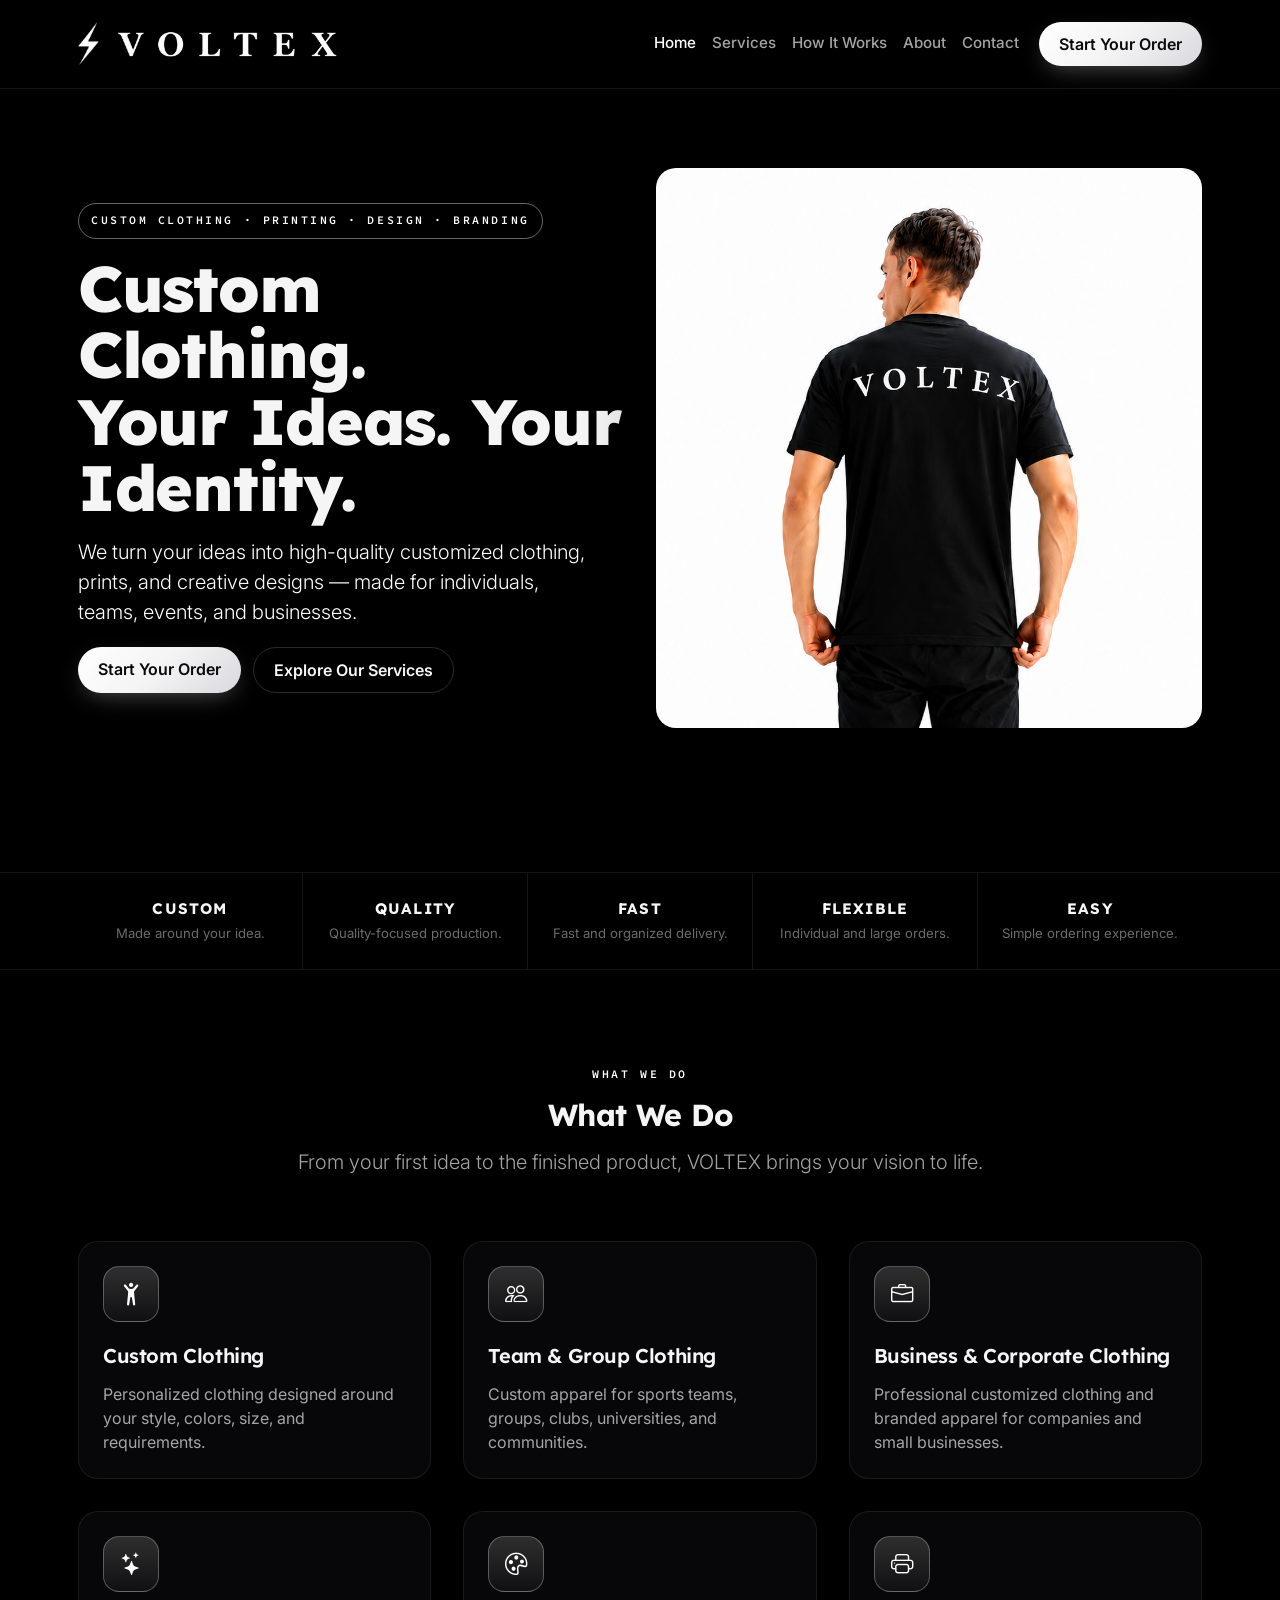
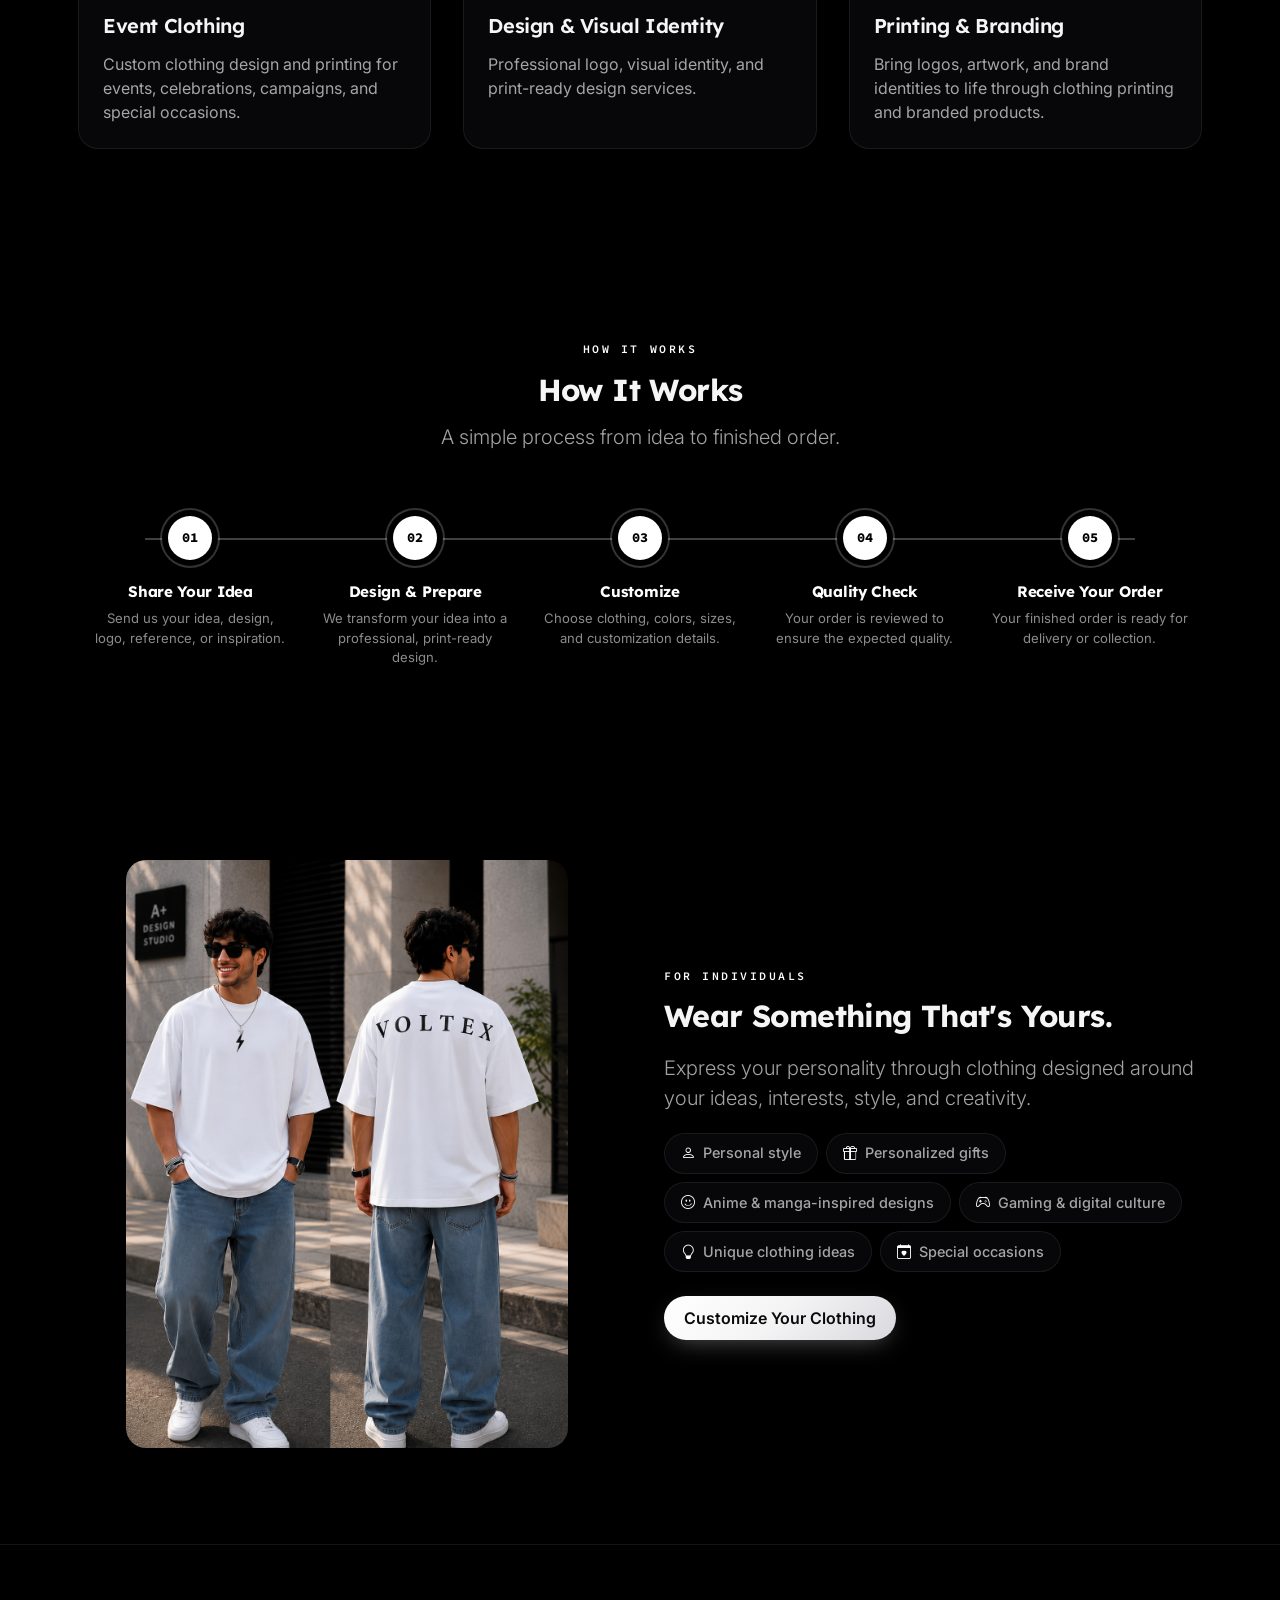
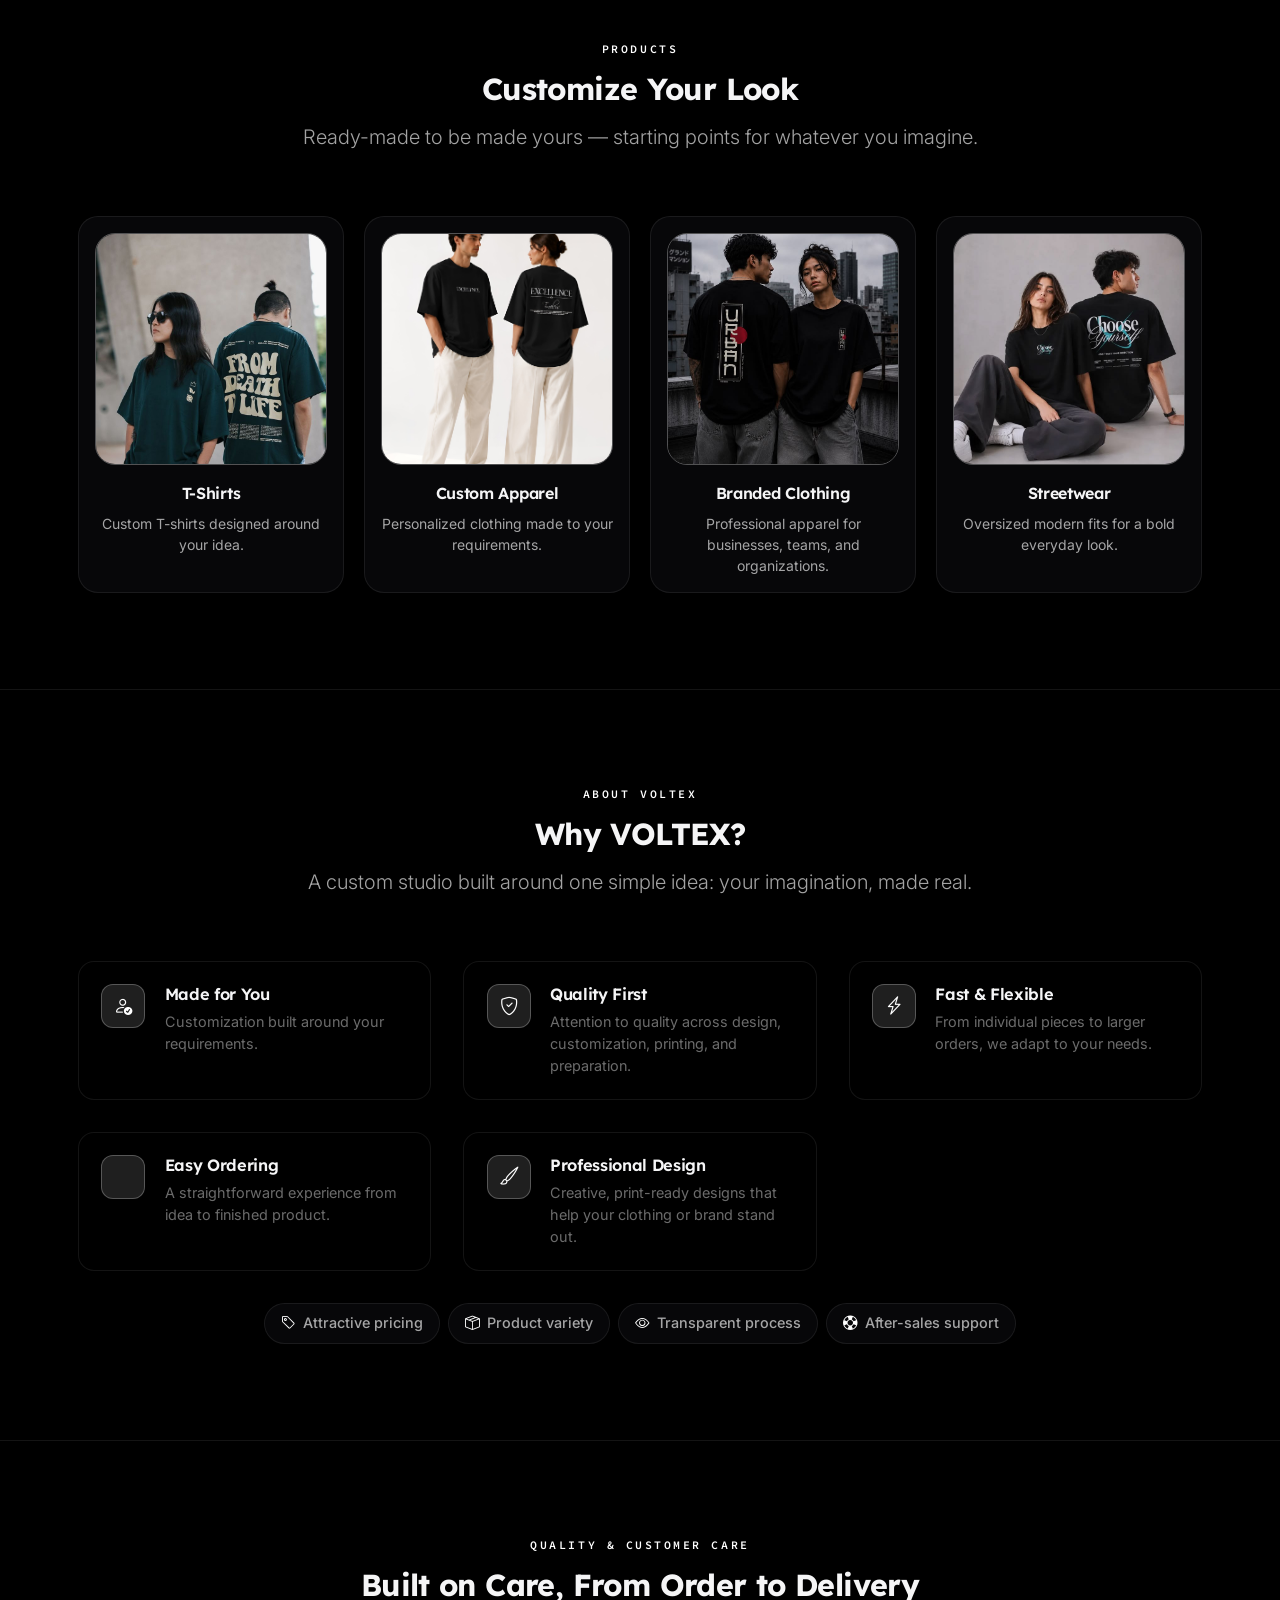
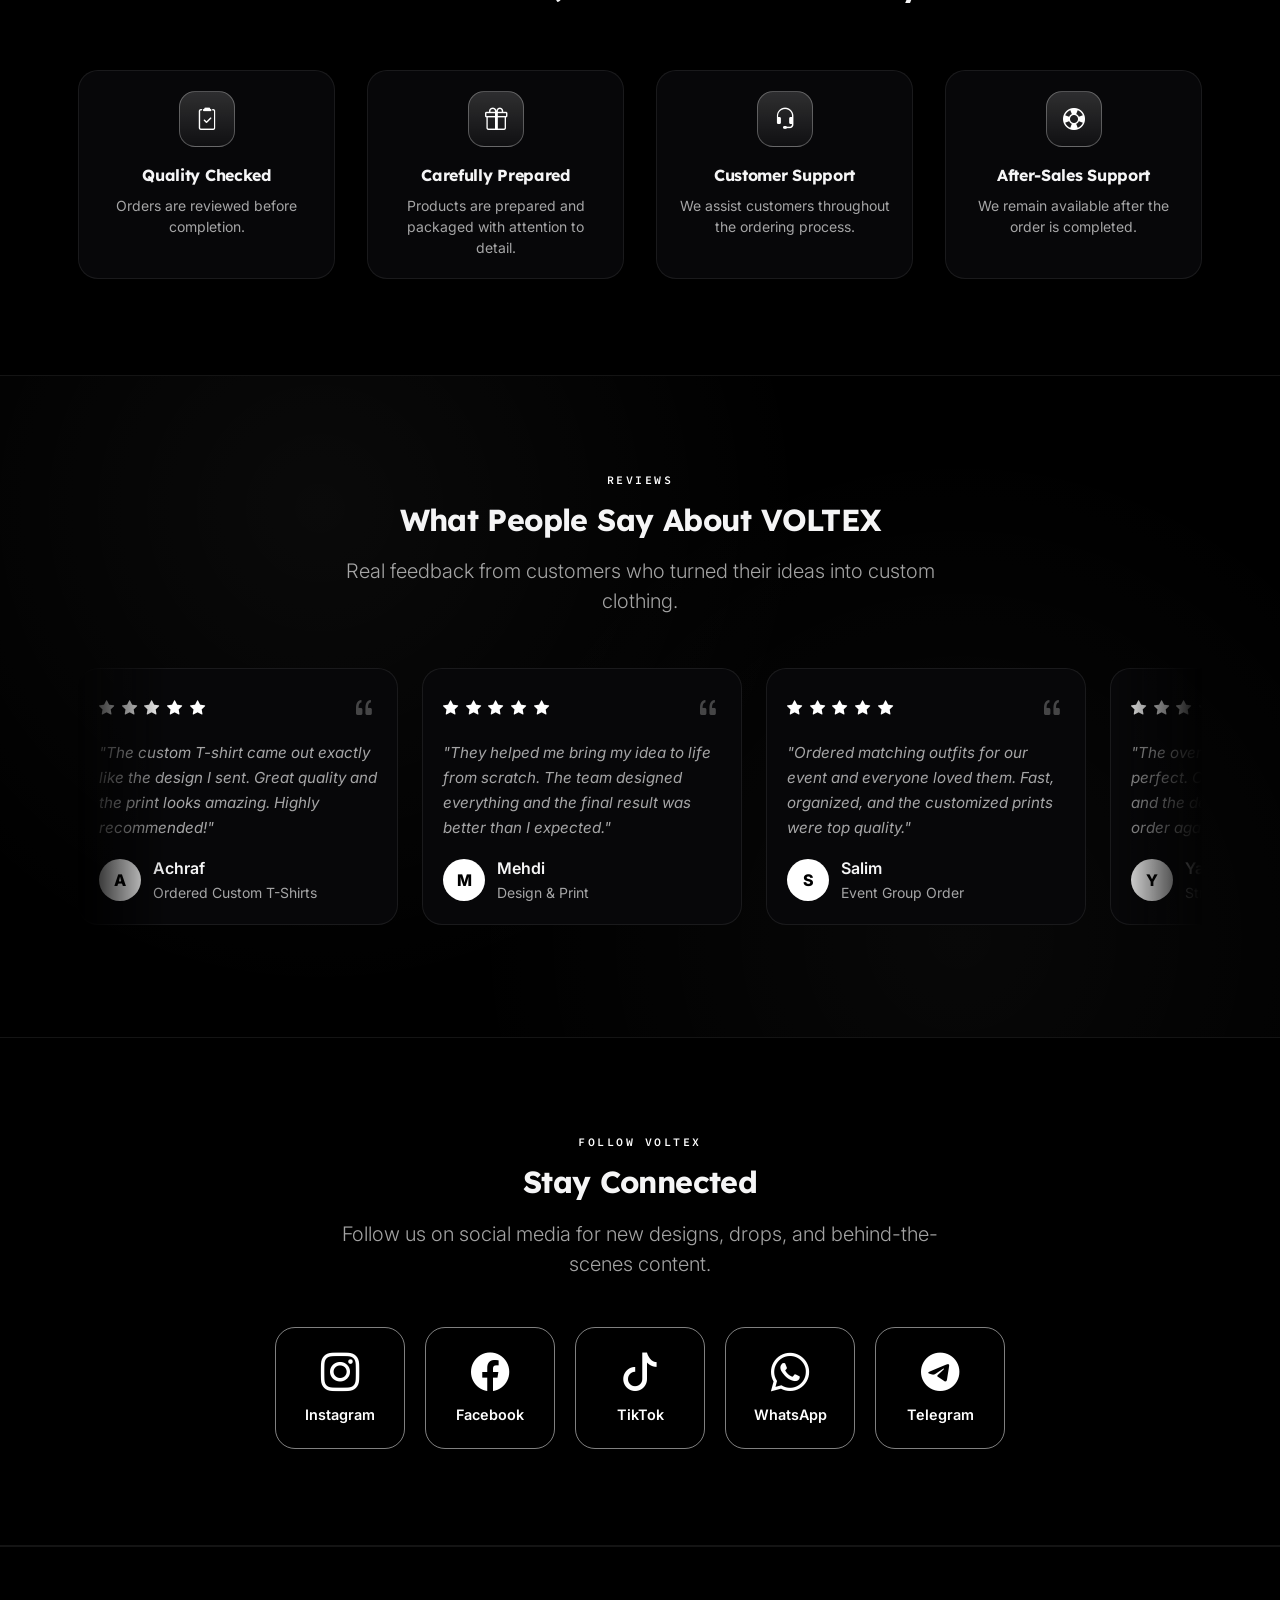
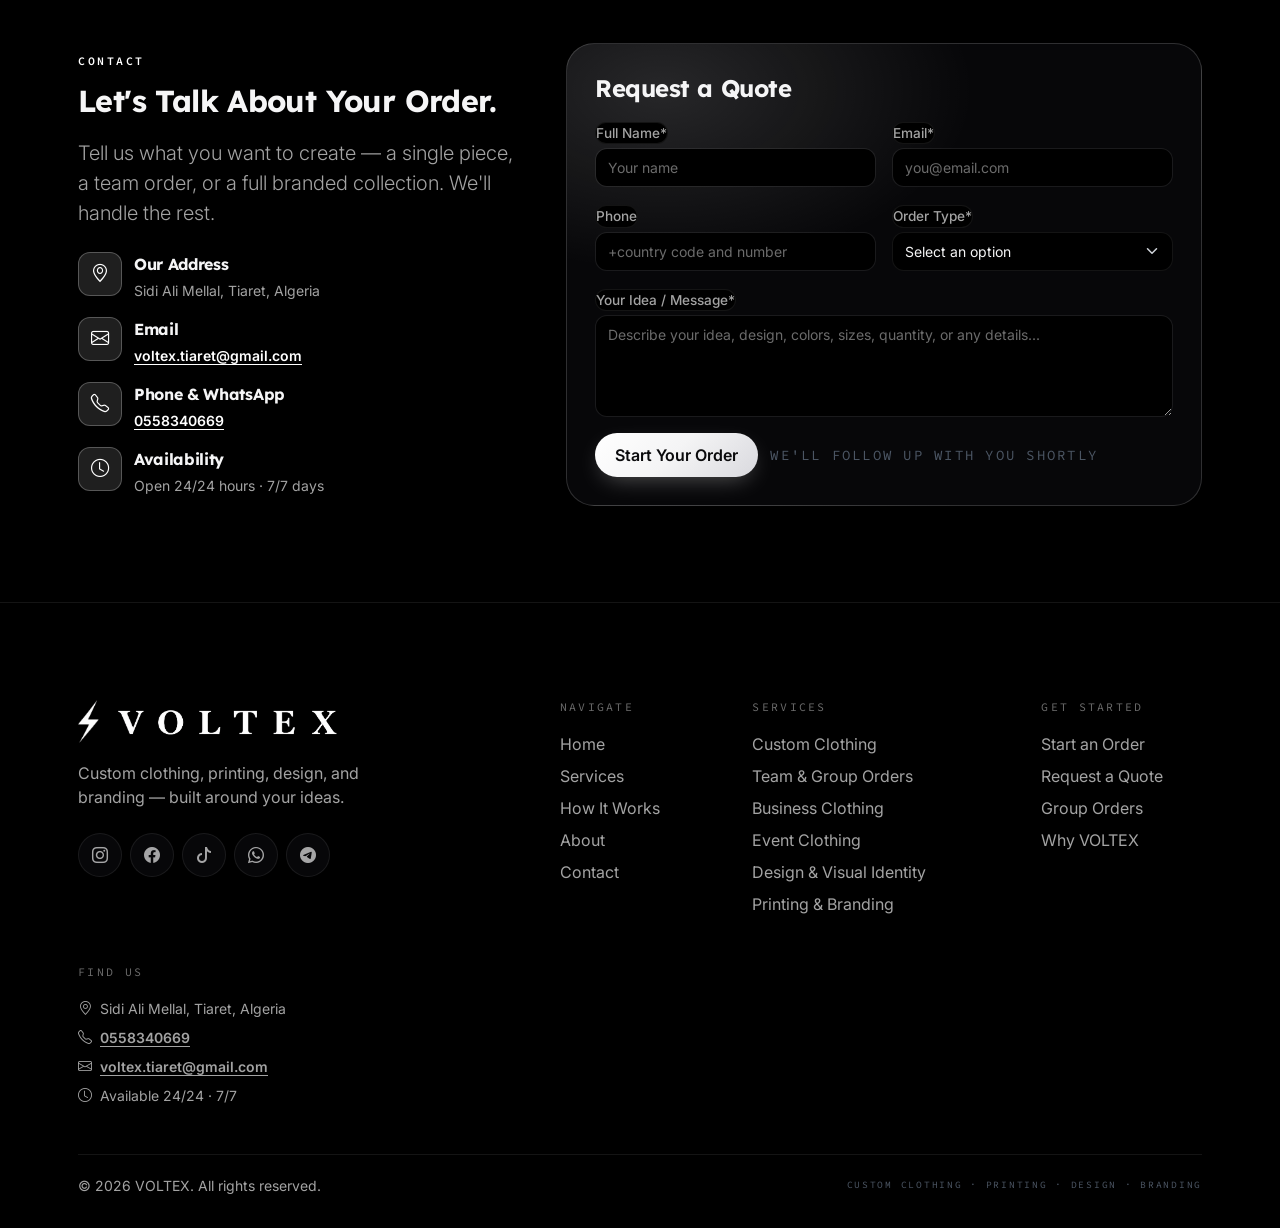
<file: landing-consulting.html>
<!DOCTYPE html>
<html lang="en" data-bs-theme="dark">

<head>
    <meta charset="UTF-8">
    <meta name="viewport" content="width=device-width, initial-scale=1.0">
    <title>VOLTEX — Custom Clothing, Printing &amp; Design</title>
    <meta name="description"
        content="VOLTEX creates customized clothing, printing, professional designs, and branded apparel for individuals, teams, events, and businesses.">
    <link rel="icon"
        href="data:image/svg+xml,%3Csvg xmlns='http://www.w3.org/2000/svg' viewBox='0 0 32 32'%3E%3Crect width='32' height='32' rx='8' fill='%23ffffff'/%3E%3Cpath d='M9 9 L16 24 L23 9' stroke='%230a0a0c' stroke-width='4' fill='none' stroke-linecap='round' stroke-linejoin='round'/%3E%3C/svg%3E">
    <link
        href="https://fonts.googleapis.com/css2?family=Inter:wght@400;500;600;700&family=Lexend:wght@400;500;600;700;800&family=Source+Code+Pro:wght@400;500;600;700&display=swap"
        rel="stylesheet">
    <link rel="stylesheet" href="https://cdn.jsdelivr.net/npm/bootstrap-icons@1.13.1/font/bootstrap-icons.min.css">
    <link rel="stylesheet" href="./assets/css/bootstrap-theme.css">
    <link rel="stylesheet" href="https://unpkg.com/aos@next/dist/aos.css" />

    <style>
        /* ============================================================
           VOLTEX DESIGN SYSTEM — dark theme + white accent
           ============================================================ */
        :root {
            --vx-bg: #000000;
            --vx-bg-soft: #000000;
            --vx-surface: #070709;
            --vx-surface-2: #0c0c0f;
            --vx-border: rgba(255, 255, 255, .08);
            --vx-border-strong: rgba(255, 255, 255, .16);
            --vx-text: #f5f5f6;
            --vx-text-2: rgba(255, 255, 255, .64);
            --vx-text-3: rgba(255, 255, 255, .42);
            --vx-purple: #ffffff;
            --vx-purple-bright: #ffffff;
            --vx-purple-dark: #d4d4d8;
            --vx-grad: linear-gradient(135deg, #ffffff 0%, #f4f4f5 48%, #d9d9de 100%);
            --vx-grad-soft: linear-gradient(180deg, rgba(255, 255, 255, .16), rgba(255, 255, 255, .04));
            --vx-font-display: 'Lexend', 'Inter', system-ui, sans-serif;
            --vx-font-body: 'Inter', system-ui, sans-serif;
            --vx-font-mono: 'Source Code Pro', ui-monospace, monospace;
            --vx-radius: 20px;
        }

        html {
            scroll-behavior: smooth;
        }

        body {
            background-color: var(--vx-bg);
            color: var(--vx-text);
            font-family: var(--vx-font-body);
            -webkit-font-smoothing: antialiased;
            overflow-x: hidden;
        }

        ::selection {
            background: #ffffff;
            color: #0a0a0c;
        }

        ::-webkit-scrollbar {
            width: 10px;
        }

        ::-webkit-scrollbar-track {
            background: var(--vx-bg);
        }

        ::-webkit-scrollbar-thumb {
            background: #2a2a34;
            border-radius: 8px;
        }

        ::-webkit-scrollbar-thumb:hover {
            background: var(--vx-purple-dark);
        }

        :focus-visible {
            outline: 2px solid var(--vx-purple);
            outline-offset: 2px;
        }

        h1, h2, h3, h4, h5, .display-1, .display-2, .display-3, .display-4, .display-5 {
            font-family: var(--vx-font-display);
            color: var(--vx-text);
            letter-spacing: -0.02em;
        }

        a {
            color: var(--vx-text);
            text-decoration: none;
        }

        /* ---------- Utilities ---------- */
        .vx-mono {
            font-family: var(--vx-font-mono);
            letter-spacing: .16em;
            text-transform: uppercase;
        }

        .vx-label {
            font-family: var(--vx-font-mono);
            font-size: .72rem;
            letter-spacing: .22em;
            text-transform: uppercase;
            color: var(--vx-purple-bright);
            font-weight: 600;
        }

        .vx-grad-text {
            background: var(--vx-grad);
            -webkit-background-clip: text;
            background-clip: text;
            -webkit-text-fill-color: transparent;
            color: transparent;
        }

        .vx-muted {
            color: var(--vx-text-2);
        }

        .vx-dots-bg {
            background-image: radial-gradient(rgba(255, 255, 255, .055) 1px, transparent 1px);
            background-size: 24px 24px;
        }

        .vx-section {
            scroll-margin-top: 82px;
            position: relative;
        }

        .vx-border {
            border: 1px solid var(--vx-border);
        }

        .vx-surface {
            background: var(--vx-surface);
            border: 1px solid var(--vx-border);
        }

        /* ---------- Buttons ---------- */
        .btn {
            border-radius: 999px;
            font-weight: 600;
            border: 1px solid transparent;
        }

        .btn-vx {
            background: var(--vx-grad);
            color: #0a0a0c;
            border: none;
            box-shadow: 0 8px 24px -8px rgba(255, 255, 255, .35);
            transition: transform .25s ease, box-shadow .25s ease, filter .25s ease;
        }

        .btn-vx:hover,
        .btn-vx:focus {
            color: #0a0a0c;
            transform: translateY(-2px);
            filter: brightness(1.05);
            box-shadow: 0 12px 32px -8px rgba(255, 255, 255, .45);
        }

        .btn-vx-outline {
            color: var(--vx-text);
            border: 1px solid var(--vx-border-strong);
            background: transparent;
            transition: border-color .25s ease, color .25s ease, transform .25s ease, background .25s ease;
        }

        .btn-vx-outline:hover,
        .btn-vx-outline:focus {
            color: #fff;
            border-color: var(--vx-purple);
            background: rgba(255, 255, 255, .08);
            transform: translateY(-2px);
        }

        .btn-vx-ghost {
            color: var(--vx-text);
            background: transparent;
            border: none;
            transition: color .25s ease;
        }

        .btn-vx-ghost:hover,
        .btn-vx-ghost:focus {
            color: var(--vx-purple-bright);
        }

        .btn-vx-light {
            color: var(--vx-text);
            background: transparent;
            border: 1px solid rgba(255, 255, 255, .5);
            transition: background .25s ease, color .25s ease, transform .25s ease, border-color .25s ease;
        }

        .btn-vx-light:hover,
        .btn-vx-light:focus {
            color: #0a0a0c;
            background: #fff;
            border-color: #fff;
            transform: translateY(-2px);
            box-shadow: 0 12px 32px -10px rgba(255, 255, 255, .45);
        }

        /* ---------- Navbar ---------- */
        .vx-navbar {
            background: rgba(0, 0, 0, .85);
            -webkit-backdrop-filter: blur(14px);
            backdrop-filter: blur(14px);
            border-bottom: 1px solid var(--vx-border);
            padding-top: .9rem;
            padding-bottom: .9rem;
        }

        .vx-brand {
            display: inline-flex;
            align-items: center;
            gap: .75rem;
        }

        .vx-brand:hover,
        .vx-brand:focus {
            color: var(--vx-text);
        }

        .vx-brand-mark {
            height: 46px;
            width: auto;
            object-fit: contain;
            flex-shrink: 0;
        }

        .vx-brand-name {
            height: 34px;
            width: auto;
            max-width: 62vw;
            object-fit: contain;
            display: block;
            mix-blend-mode: screen;
        }

        @media (max-width: 575.98px) {
            .vx-brand-mark { height: 40px; }
            .vx-brand-name { height: 24px; }
        }

        .vx-navbar .nav-link {
            color: var(--vx-text-2);
            font-weight: 500;
            font-size: .95rem;
            padding: .45rem .9rem;
            border-radius: 999px;
            transition: color .2s ease, background .2s ease;
        }

        .vx-navbar .nav-link:hover,
        .vx-navbar .nav-link:focus {
            color: #fff;
            background: rgba(255, 255, 255, .05);
        }

        .vx-navbar .nav-link[aria-current="page"] {
            color: var(--vx-purple-bright);
        }

        .vx-navbar .navbar-toggler {
            border: 1px solid var(--vx-border-strong);
            border-radius: 10px;
            padding: .45rem .6rem;
        }

        .vx-navbar .navbar-toggler-icon {
            background-image: none;
            width: 20px;
            height: 2px;
            position: relative;
            background: var(--vx-text);
            box-shadow: 0 6px 0 var(--vx-text), 0 -6px 0 var(--vx-text);
            border-radius: 2px;
        }

        /* ---------- Hero ---------- */
        .vx-hero {
            padding-top: 10.5rem;
            padding-bottom: 9rem;
            position: relative;
        }

        .vx-hero-photo {
            border-radius: 20px;
            overflow: hidden;
            box-shadow: 0 32px 80px -24px rgba(0, 0, 0, .9);
            max-height: 560px;
        }

        .vx-hero-photo img {
            width: 100%;
            height: 100%;
            object-fit: contain;
            display: block;
        }

        .vx-hero-title {
            font-weight: 800;
            font-size: clamp(2.35rem, 5.2vw, 4rem);
            line-height: 1.04;
        }

        .vx-hero-art {
            position: relative;
            max-width: 520px;
            margin-left: auto;
        }

        .vx-hero-panel {
            position: relative;
            border-radius: 28px;
            border: 1px solid var(--vx-border-strong);
            background:
                radial-gradient(380px 260px at 50% 0%, rgba(255, 255, 255, .14), transparent 70%),
                var(--vx-surface);
            padding: 2.2rem;
            overflow: hidden;
        }

        .vx-hero-panel::after {
            content: '';
            position: absolute;
            inset: 0;
            background-image: radial-gradient(rgba(255, 255, 255, .05) 1px, transparent 1px);
            background-size: 20px 20px;
            opacity: .5;
            pointer-events: none;
        }

        .vx-hero-panel > .vx-monobadge {
            position: relative;
            z-index: 1;
        }

        .vx-tee {
            position: relative;
            z-index: 1;
            width: 100%;
            height: auto;
            display: block;
        }

        .vx-tee-path {
            stroke: rgba(255, 255, 255, .92);
            stroke-width: 4.5;
            stroke-linejoin: round;
            stroke-linecap: round;
            fill: rgba(255, 255, 255, .015);
        }

        .vx-tee-print {
            fill: none;
            stroke: var(--vx-grad);
            stroke-width: 11;
            stroke-linecap: round;
            stroke-linejoin: round;
        }

        .vx-float {
            position: absolute;
            z-index: 2;
            display: flex;
            align-items: center;
            gap: .6rem;
            padding: .6rem .9rem;
            border-radius: 14px;
            border: 1px solid var(--vx-border-strong);
            background: rgba(20, 20, 26, .92);
            -webkit-backdrop-filter: blur(8px);
            backdrop-filter: blur(8px);
            box-shadow: 0 16px 40px -12px rgba(0, 0, 0, .7);
            animation: vxFloat 5.5s ease-in-out infinite;
        }

        .vx-float i {
            color: var(--vx-purple-bright);
        }

        .vx-float small {
            font-weight: 600;
            color: var(--vx-text);
            white-space: nowrap;
        }

        .vx-float-1 {
            top: 8%;
            left: -6%;
        }

        .vx-float-2 {
            top: 34%;
            right: -8%;
            animation-delay: 1.2s;
        }

        .vx-float-3 {
            bottom: 10%;
            left: -3%;
            animation-delay: 2.4s;
        }

        @keyframes vxFloat {
            0%, 100% { transform: translateY(0); }
            50% { transform: translateY(-12px); }
        }

        @media (max-width: 1199.98px) {
            .vx-float-1 { left: 0; }
            .vx-float-2 { right: 0; }
        }

        @media (max-width: 575.98px) {
            .vx-float-2 { display: none; }
            .vx-float-1 { left: -2%; }
            .vx-float-3 { left: 2%; }
        }

        /* ---------- Value strip ---------- */
        .vx-strip {
            border-top: 1px solid var(--vx-border);
            border-bottom: 1px solid var(--vx-border);
            background: var(--vx-bg-soft);
        }

        .vx-strip-item {
            padding: 1.6rem 1rem;
            text-align: center;
            border-left: 1px solid var(--vx-border);
            transition: background .25s ease;
        }

        .vx-strip-item:first-child {
            border-left: none;
        }

        .vx-strip-item:hover {
            background: rgba(255, 255, 255, .06);
        }

        .vx-strip-item h3 {
            font-size: .95rem;
            font-weight: 700;
            letter-spacing: .08em;
            margin-bottom: .35rem;
            color: var(--vx-text);
        }

        .vx-strip-item h3 span {
            color: var(--vx-purple-bright);
        }

        .vx-strip-item p {
            font-size: .82rem;
            color: var(--vx-text-3);
            margin: 0;
        }

        /* ---------- Cards ---------- */
        .vx-card {
            background: var(--vx-surface);
            border: 1px solid var(--vx-border);
            border-radius: var(--vx-radius);
            transition: transform .3s ease, border-color .3s ease, box-shadow .3s ease, background .3s ease;
            height: 100%;
        }

        .vx-card:hover {
            transform: translateY(-6px);
            border-color: rgba(255, 255, 255, .45);
            background: var(--vx-surface-2);
            box-shadow: 0 24px 60px -24px rgba(0, 0, 0, .7), 0 0 0 1px rgba(255, 255, 255, .12);
        }

        .vx-icon-tile {
            width: 56px;
            height: 56px;
            border-radius: 16px;
            display: inline-flex;
            align-items: center;
            justify-content: center;
            font-size: 1.4rem;
            color: var(--vx-purple-bright);
            background: var(--vx-grad-soft, rgba(255, 255, 255, .12));
            border: 1px solid rgba(255, 255, 255, .28);
            transition: transform .3s ease, background .3s ease;
        }

        .vx-card:hover .vx-icon-tile {
            background: var(--vx-grad);
            color: #0a0a0c;
            transform: scale(1.06) rotate(-4deg);
        }

        /* ---------- How it works ---------- */
        .vx-step {
            position: relative;
            text-align: center;
        }

        .vx-step-num {
            font-family: var(--vx-font-mono);
            font-size: .8rem;
            font-weight: 700;
            letter-spacing: .18em;
            color: var(--vx-text);
        }

        .vx-timeline {
            position: relative;
            display: flex;
            justify-content: space-between;
            align-items: flex-start;
            padding-top: 0;
        }

        .vx-timeline::before {
            content: '';
            position: absolute;
            top: 22px;
            left: 6%;
            right: 6%;
            height: 2px;
            background: rgba(255, 255, 255, .25);
        }

        .vx-timeline .vx-step {
            flex: 1;
            display: flex;
            flex-direction: column;
            align-items: center;
            position: relative;
            padding: 0 .5rem;
        }

        .vx-timeline .vx-step-dot {
            width: 44px;
            height: 44px;
            border-radius: 50%;
            background: #ffffff;
            color: #000000;
            display: flex;
            align-items: center;
            justify-content: center;
            font-family: var(--vx-font-mono);
            font-size: .85rem;
            font-weight: 800;
            position: relative;
            z-index: 2;
            flex-shrink: 0;
            box-shadow: 0 0 0 6px rgba(0, 0, 0, 1), 0 0 0 8px rgba(255, 255, 255, .2);
        }

        .vx-timeline .vx-step-content {
            margin-top: 1.4rem;
            padding: 0 .25rem;
        }

        .vx-timeline .vx-step-content h3 {
            font-size: .95rem;
            font-weight: 700;
            margin-bottom: .4rem;
            color: #ffffff;
        }

        .vx-timeline .vx-step-content p {
            font-size: .82rem;
            line-height: 1.5;
            color: rgba(255, 255, 255, .55);
            margin: 0;
        }

        .vx-hiw-img-wrap {
            border-radius: 20px;
            overflow: hidden;
            box-shadow: 0 32px 80px -24px rgba(0, 0, 0, .9);
            width: 88%;
            margin: 0 auto;
        }

        .vx-hiw-img {
            width: 100%;
            height: auto;
            display: block;
            object-fit: cover;
        }

        @media (min-width: 992px) {
            .vx-hiw-img-wrap { width: 82%; }
        }

        @media (max-width: 767.98px) {
            .vx-timeline {
                flex-direction: column;
                align-items: flex-start;
                gap: 0;
                padding-left: 34px;
            }
            .vx-timeline::before {
                top: 22px;
                bottom: 22px;
                left: 22px;
                right: auto;
                width: 2px;
                height: auto;
            }
            .vx-timeline .vx-step {
                flex-direction: row;
                align-items: flex-start;
                gap: 1rem;
                padding: 1rem 0;
            }
            .vx-timeline .vx-step-content {
                margin-top: 0;
                text-align: left;
            }
        }

        /* ---------- Chips ---------- */
        .vx-chip {
            display: inline-flex;
            align-items: center;
            gap: .5rem;
            padding: .55rem 1rem;
            border-radius: 999px;
            border: 1px solid var(--vx-border);
            background: var(--vx-surface);
            color: var(--vx-text-2);
            font-size: .9rem;
            font-weight: 500;
            transition: border-color .25s ease, color .25s ease, transform .25s ease, background .25s ease;
        }

        .vx-chip:hover {
            border-color: var(--vx-purple);
            color: var(--vx-text);
            transform: translateY(-2px);
            background: rgba(255, 255, 255, .08);
        }

        .vx-chip i {
            color: var(--vx-purple-bright);
        }

        /* ---------- Feature list (Why VOLTEX) ---------- */
        .vx-feature {
            display: flex;
            gap: 1.2rem;
            padding: 1.4rem;
            border: 1px solid var(--vx-border);
            border-radius: 16px;
            background: var(--vx-bg-soft);
            transition: border-color .25s ease, background .25s ease, transform .25s ease;
            height: 100%;
        }

        .vx-feature:hover {
            border-color: rgba(255, 255, 255, .45);
            background: var(--vx-surface);
            transform: translateY(-3px);
        }

        .vx-feature-icon {
            flex-shrink: 0;
            width: 44px;
            height: 44px;
            border-radius: 12px;
            display: inline-flex;
            align-items: center;
            justify-content: center;
            font-size: 1.15rem;
            color: var(--vx-purple-bright);
            background: rgba(255, 255, 255, .12);
            border: 1px solid rgba(255, 255, 255, .25);
        }

        .vx-feature h4 {
            font-size: 1.02rem;
            margin-bottom: .35rem;
            font-weight: 600;
        }

        .vx-feature p {
            color: var(--vx-text-3);
            font-size: .9rem;
            margin: 0;
            line-height: 1.5;
        }

        /* ---------- Panels ---------- */
        .vx-panel {
            border: 1px solid var(--vx-border-strong);
            border-radius: 28px;
            background:
                radial-gradient(520px 300px at 15% 10%, rgba(255, 255, 255, .13), transparent 60%),
                var(--vx-surface);
            position: relative;
            overflow: hidden;
        }

        .vx-panel-purple {
            background:
                radial-gradient(560px 340px at 80% 0%, rgba(255, 255, 255, .12), transparent 62%),
                radial-gradient(420px 300px at 0% 100%, rgba(255, 255, 255, .08), transparent 60%),
                var(--vx-surface);
            border: 1px solid rgba(255, 255, 255, .35);
        }

        .vx-panel-glow {
            position: absolute;
            width: 420px;
            height: 420px;
            border-radius: 50%;
            background: radial-gradient(circle, rgba(255, 255, 255, .28), transparent 70%);
            filter: blur(10px);
            pointer-events: none;
        }

        /* ---------- Forms ---------- */
        .vx-form .form-control,
        .vx-form .form-select,
        .vx-form .form-label {
            border-radius: 12px;
            background-color: var(--vx-bg-soft);
            border: 1px solid var(--vx-border);
            color: var(--vx-text);
        }

        .vx-form .form-control::placeholder {
            color: var(--vx-text-3);
        }

        .vx-form .form-control:focus,
        .vx-form .form-select:focus {
            border-color: var(--vx-purple);
            box-shadow: 0 0 0 .2rem rgba(255, 255, 255, .18);
            background-color: var(--vx-bg-soft);
            color: var(--vx-text);
        }

        .vx-form .form-label {
            color: var(--vx-text-2);
            font-size: .85rem;
            font-weight: 500;
        }

        /* ---------- Footer ---------- */
        .vx-footer {
            background: var(--vx-bg-soft);
            border-top: 1px solid var(--vx-border);
        }

        .vx-footer a {
            color: var(--vx-text-2);
            transition: color .2s ease;
        }

        .vx-footer a:hover,
        .vx-footer a:focus {
            color: var(--vx-purple-bright);
        }

        .vx-footer .vx-foot-title {
            font-family: var(--vx-font-mono);
            font-size: .72rem;
            letter-spacing: .2em;
            text-transform: uppercase;
            color: var(--vx-text-3);
            margin-bottom: 1rem;
        }

.vx-social {
            width: 44px;
            height: 44px;
            display: inline-flex;
            align-items: center;
            justify-content: center;
            border-radius: 50%;
            border: 1px solid var(--vx-border);
            background: var(--vx-surface);
            color: var(--vx-text-2);
            transition: border-color .25s ease, color .25s ease, transform .25s ease, background .25s ease;
        }

        .vx-social:hover {
            border-color: var(--vx-purple);
            color: var(--vx-purple-bright);
            background: rgba(255, 255, 255, .1);
            transform: translateY(-3px);
        }

        .vx-nav-socials {
            display: flex;
            gap: .65rem;
            flex-wrap: wrap;
        }
        .vx-nav-socials .vx-social {
            width: 54px;
            height: 54px;
            font-size: 1.45rem;
        }
        .vx-nav-socials-li {
            display: list-item;
        }
        @media (min-width: 992px) {
            .vx-nav-socials-li { display: none; }
            .vx-nav-socials { display: none; }
        }

        .vx-social-card {
            display: flex;
            flex-direction: column;
            align-items: center;
            justify-content: center;
            padding: 2.8rem 1.5rem 2.2rem;
            border-radius: 20px;
            border: 1px solid rgba(255, 255, 255, .07);
            background: rgba(255, 255, 255, .025);
            color: #fff;
            text-decoration: none;
            transition: border-color .35s ease, transform .35s ease, background .35s ease;
            min-height: 220px;
            position: relative;
            overflow: hidden;
        }
        .vx-social-card::before {
            content: '';
            position: absolute;
            inset: 0;
            background: radial-gradient(circle at center, var(--vx-sc-color) 0%, transparent 72%);
            opacity: 0;
            transition: opacity .4s ease;
            pointer-events: none;
        }
        .vx-social-card:hover {
            border-color: var(--vx-sc-color);
            transform: translateY(-8px);
            background: rgba(255, 255, 255, .05);
        }
        .vx-social-card:hover::before {
            opacity: .1;
        }
        .vx-social-card:active {
            transform: translateY(-4px);
        }
        .vx-sc-icon {
            width: 58px;
            height: 58px;
            border-radius: 16px;
            display: flex;
            align-items: center;
            justify-content: center;
            font-size: 1.55rem;
            background: var(--vx-sc-color);
            color: #fff;
            margin-bottom: 1.2rem;
            position: relative;
            z-index: 1;
            transition: transform .35s ease;
        }
        .vx-social-card:hover .vx-sc-icon {
            transform: scale(1.1);
        }
        .vx-sc-name {
            font-weight: 700;
            font-size: 1.05rem;
            margin-bottom: .2rem;
            position: relative;
            z-index: 1;
        }
        .vx-sc-handle {
            font-size: .82rem;
            opacity: .5;
            position: relative;
            z-index: 1;
        }

        @media (max-width: 575.98px) {
            .vx-social-card { min-height: 180px; padding: 2rem 1rem 1.6rem; }
            .vx-sc-icon { width: 50px; height: 50px; font-size: 1.3rem; }
        }

        /* ---------- Reviews ---------- */
        .vx-review-marquee {
            overflow: hidden;
            padding: .25rem 0 1rem;
            -webkit-mask-image: linear-gradient(90deg, transparent, #000 8%, #000 92%, transparent);
            mask-image: linear-gradient(90deg, transparent, #000 8%, #000 92%, transparent);
        }
        .vx-review-track {
            display: flex;
            gap: 1.5rem;
            width: max-content;
            animation: vxMarquee 40s linear infinite;
        }
        .vx-review-marquee:hover .vx-review-track {
            animation-play-state: paused;
        }
        @keyframes vxMarquee {
            from { transform: translateX(0); }
            to { transform: translateX(-50%); }
        }
        .vx-review-item {
            flex: 0 0 320px;
        }
        .vx-review {
            display: flex;
            flex-direction: column;
            height: 100%;
        }
        .vx-review-stars {
            color: #ffffff;
            font-size: .95rem;
            letter-spacing: .12em;
        }
        .vx-review-text {
            color: var(--vx-text-2);
            font-size: .95rem;
            line-height: 1.65;
            font-style: italic;
        }
        .vx-review-avatar {
            width: 42px;
            height: 42px;
            flex-shrink: 0;
            border-radius: 50%;
            display: inline-flex;
            align-items: center;
            justify-content: center;
            font-weight: 800;
            background: #ffffff;
            color: #000000;
            font-size: 1rem;
        }

        /* ---------- Social (black & white) ---------- */
        .vx-social-bw {
            display: inline-flex;
            flex-direction: column;
            align-items: center;
            gap: .75rem;
            width: 130px;
            padding: 1.6rem 1rem 1.4rem;
            border-radius: 20px;
            border: 1px solid rgba(255, 255, 255, .5);
            background: transparent;
            color: #ffffff;
            text-decoration: none;
            transition: background .3s ease, color .3s ease, border-color .3s ease, transform .3s ease;
        }
        .vx-social-bw i {
            font-size: 2.4rem;
            line-height: 1;
        }
        .vx-social-bw span {
            font-size: .9rem;
            font-weight: 600;
        }
        .vx-social-bw:hover {
            background: #ffffff;
            color: #000000;
            border-color: #ffffff;
            transform: translateY(-6px);
        }

        .vx-contact-link {
            color: #ffffff;
            text-decoration: underline;
            font-weight: 600;
            text-underline-offset: 3px;
            transition: color .2s ease;
        }
        .vx-contact-link:hover {
            color: rgba(255, 255, 255, .7);
        }

        /* ---------- Back to top ---------- */
        .back-to-top {
            width: 48px;
            height: 48px;
            border-radius: 50%;
            opacity: 0;
            transform: translateY(12px) scale(.98);
            transition: opacity .28s ease, transform .28s ease, visibility .28s;
            visibility: hidden;
            z-index: 1070;
            pointer-events: none;
            display: flex;
            align-items: center;
            justify-content: center;
            background: var(--vx-grad);
            border: none;
            color: #0a0a0c;
            box-shadow: 0 10px 28px -8px rgba(255, 255, 255, .5);
        }

        .back-to-top:focus {
            outline: none;
            box-shadow: 0 0 0 .25rem rgba(255, 255, 255, .5);
        }

        .back-to-top--visible {
            opacity: 1;
            transform: translateY(0) scale(1);
            visibility: visible;
            pointer-events: auto;
        }

        @media (prefers-reduced-motion: reduce) {
            .back-to-top,
            .vx-float,
            .vx-card,
            .btn,
            .vx-chip,
            .vx-feature {
                transition: none;
                animation: none;
            }
            html { scroll-behavior: auto; }
            * { animation-duration: .01ms !important; }
        }

        .accordion-button:not(.collapsed)::after,
        .accordion-button::after {
            filter: none;
        }

        /* ---------- Lightbox ---------- */
        .vx-lb-trigger {
            cursor: zoom-in;
            transition: opacity .2s ease;
        }
        .vx-lb-trigger:hover {
            opacity: .88;
        }

        .vx-lightbox {
            position: fixed;
            inset: 0;
            z-index: 2000;
            display: none;
            align-items: center;
            justify-content: center;
            background: rgba(0, 0, 0, .92);
            padding: 1.5rem;
        }
        .vx-lightbox.show {
            display: flex;
        }
        .vx-lightbox img {
            max-width: 92vw;
            max-height: 86vh;
            border-radius: 8px;
            box-shadow: 0 24px 80px rgba(0, 0, 0, .8);
        }
        .vx-lb-close {
            position: absolute;
            top: 1.25rem;
            right: 1.5rem;
            background: none;
            border: 0;
            color: #fff;
            font-size: 2.1rem;
            line-height: 1;
            cursor: pointer;
            opacity: .85;
        }
        .vx-lb-close:hover {
            opacity: 1;
        }
    </style>
</head>

<body>

    <!-- ============ NAVBAR ============ -->
    <nav class="navbar navbar-expand-lg fixed-top vx-navbar">
        <div class="container">
            <a class="navbar-brand vx-brand" href="#home" aria-label="VOLTEX home">
                <img src="./assets/img/white.png" alt="VOLTEX logo mark" class="vx-brand-mark" width="469"
                    height="1008">
                <img src="./assets/img/name.png" alt="VOLTEX" class="vx-brand-name" width="1580" height="231">
            </a>
            <button class="navbar-toggler collapsed" type="button" data-bs-toggle="collapse" data-bs-target="#vxNav"
                aria-controls="vxNav" aria-expanded="false" aria-label="Toggle navigation">
                <span class="navbar-toggler-icon"></span>
            </button>
            <div class="navbar-collapse collapse" id="vxNav">
                <ul class="navbar-nav ms-auto mb-2 mb-lg-0 align-items-lg-center">
                    <li class="nav-item">
                        <a class="nav-link active" aria-current="page" href="#home">Home</a>
                    </li>
                    <li class="nav-item">
                        <a class="nav-link" href="#services">Services</a>
                    </li>
                    <li class="nav-item">
                        <a class="nav-link" href="#how-it-works">How It Works</a>
                    </li>
                    <li class="nav-item">
                        <a class="nav-link" href="#about">About</a>
                    </li>
                    <li class="nav-item">
                        <a class="nav-link" href="#contact">Contact</a>
                    </li>
                    <li class="nav-item vx-nav-socials-li">
                        <div class="d-flex gap-2 mt-3 vx-nav-socials">
                            <a class="vx-social" href="https://www.instagram.com/vol_tex7?igsi=eTMzZGZsZmRlaHln" target="_blank" rel="noopener" aria-label="VOLTEX on Instagram" title="Instagram">
                                <i class="bi bi-instagram" aria-hidden="true"></i>
                            </a>
                            <a class="vx-social" href="https://www.facebook.com/profile.php?id=61593866157599" target="_blank" rel="noopener" aria-label="VOLTEX on Facebook" title="Facebook">
                                <i class="bi bi-facebook" aria-hidden="true"></i>
                            </a>
                            <a class="vx-social" href="https://www.tiktok.com/@vol_tex7?_r=1&_t=ZS-99INaBV5c2O" target="_blank" rel="noopener" aria-label="VOLTEX on TikTok" title="TikTok">
                                <i class="bi bi-tiktok" aria-hidden="true"></i>
                            </a>
                            <a class="vx-social" href="https://wa.me/213558340669" target="_blank" rel="noopener" aria-label="VOLTEX on WhatsApp" title="WhatsApp">
                                <i class="bi bi-whatsapp" aria-hidden="true"></i>
                            </a>
                            <a class="vx-social" href="https://t.me/aziz_benallou" target="_blank" rel="noopener" aria-label="VOLTEX on Telegram" title="Telegram">
                                <i class="bi bi-telegram" aria-hidden="true"></i>
                            </a>
                        </div>
                    </li>
                </ul>
                <div class="ms-lg-3 mt-3 mt-lg-0">
                    <a href="#contact" class="btn btn-vx btn-lg px-5 py-3">Start Your Order</a>
                </div>
            </div>
        </div>
    </nav>

    <!-- ============ HERO ============ -->
    <section id="home" class="vx-hero vx-section">
        <div class="container">
            <div class="row align-items-center g-6 g-lg-8">
                <div class="col-lg-6" data-aos="fade-up">
                    <p class="vx-label mb-4">
                        <span class="d-inline-block border rounded-pill px-3 py-2"
                            style="border-color: rgba(255,255,255,.4) !important;">
                            Custom Clothing &middot; Printing &middot; Design &middot; Branding
                        </span>
                    </p>
                    <h1 class="vx-hero-title mb-4">
                        Custom Clothing.<br>
                        <span>Your Ideas. Your Identity.</span>
                    </h1>
                    <p class="lead mb-5" style="max-width: 520px; color: #ffffff;">
                        We turn your ideas into high-quality customized clothing, prints, and creative designs —
                        made for individuals, teams, events, and businesses.
                    </p>
                    <div class="d-flex flex-wrap gap-3">
                        <a href="#contact" class="btn btn-vx btn-lg px-5 py-3">Start Your Order</a>
                        <a href="#services" class="btn btn-vx-outline btn-lg px-5 py-3">Explore Our Services</a>
                    </div>
                </div>
                <div class="col-lg-6" data-aos="zoom-in" data-aos-delay="150">
                    <div class="vx-hero-photo">
                        <img src="./assets/img/salim back.png" alt="VOLTEX custom clothing showcase">
                    </div>
                </div>
            </div>
        </div>
    </section>

    <!-- ============ VALUE STRIP ============ -->
    <section class="vx-strip" aria-label="Our core values">
        <div class="container">
            <div class="row g-0">
                <div class="col-6 col-lg vx-strip-item" data-aos="fade-up">
                    <h3><span>C</span>USTOM</h3>
                    <p>Made around your idea.</p>
                </div>
                <div class="col-6 col-lg vx-strip-item" data-aos="fade-up" data-aos-delay="100">
                    <h3><span>Q</span>UALITY</h3>
                    <p>Quality-focused production.</p>
                </div>
                <div class="col-6 col-lg vx-strip-item" data-aos="fade-up" data-aos-delay="200">
                    <h3><span>F</span>AST</h3>
                    <p>Fast and organized delivery.</p>
                </div>
                <div class="col-6 col-lg vx-strip-item" data-aos="fade-up" data-aos-delay="300">
                    <h3><span>F</span>LEXIBLE</h3>
                    <p>Individual and large orders.</p>
                </div>
                <div class="col-6 col-lg vx-strip-item" data-aos="fade-up" data-aos-delay="400">
                    <h3><span>E</span>ASY</h3>
                    <p>Simple ordering experience.</p>
                </div>
            </div>
        </div>
    </section>

    <!-- ============ SERVICES ============ -->
    <section id="services" class="vx-section py-10 py-xl-12">
        <div class="container">
            <div class="text-center mx-auto mb-10 mb-lg-11" style="max-width: 760px;" data-aos="fade-up">
                <p class="vx-label mb-3">What We Do</p>
                <h2 class="display-6 fw-bold mb-3">What We Do</h2>
                <p class="lead vx-muted mb-0">From your first idea to the finished product, VOLTEX brings your vision to
                    life.</p>
            </div>

            <div class="row g-6 g-lg-8">
                <div class="col-lg-4 col-md-6" data-aos="fade-up" data-aos-delay="0">
                    <div class="vx-card p-5 p-lg-6">
                        <span class="vx-icon-tile mb-5"><i class="bi bi-person-arms-up" aria-hidden="true"></i></span>
                        <h3 class="fs-5 fw-semibold">Custom Clothing</h3>
                        <p class="vx-muted mb-0">Personalized clothing designed around your style, colors, size, and
                            requirements.</p>
                    </div>
                </div>
                <div class="col-lg-4 col-md-6" data-aos="fade-up" data-aos-delay="80">
                    <div class="vx-card p-5 p-lg-6">
                        <span class="vx-icon-tile mb-5"><i class="bi bi-people" aria-hidden="true"></i></span>
                        <h3 class="fs-5 fw-semibold">Team &amp; Group Clothing</h3>
                        <p class="vx-muted mb-0">Custom apparel for sports teams, groups, clubs, universities, and
                            communities.</p>
                    </div>
                </div>
                <div class="col-lg-4 col-md-6" data-aos="fade-up" data-aos-delay="160">
                    <div class="vx-card p-5 p-lg-6">
                        <span class="vx-icon-tile mb-5"><i class="bi bi-briefcase" aria-hidden="true"></i></span>
                        <h3 class="fs-5 fw-semibold">Business &amp; Corporate Clothing</h3>
                        <p class="vx-muted mb-0">Professional customized clothing and branded apparel for companies and
                            small businesses.</p>
                    </div>
                </div>
                <div class="col-lg-4 col-md-6" data-aos="fade-up" data-aos-delay="240">
                    <div class="vx-card p-5 p-lg-6">
                        <span class="vx-icon-tile mb-5"><i class="bi bi-stars" aria-hidden="true"></i></span>
                        <h3 class="fs-5 fw-semibold">Event Clothing</h3>
                        <p class="vx-muted mb-0">Custom clothing design and printing for events, celebrations,
                            campaigns, and special occasions.</p>
                    </div>
                </div>
                <div class="col-lg-4 col-md-6" data-aos="fade-up" data-aos-delay="320">
                    <div class="vx-card p-5 p-lg-6">
                        <span class="vx-icon-tile mb-5"><i class="bi bi-palette" aria-hidden="true"></i></span>
                        <h3 class="fs-5 fw-semibold">Design &amp; Visual Identity</h3>
                        <p class="vx-muted mb-0">Professional logo, visual identity, and print-ready design services.</p>
                    </div>
                </div>
                <div class="col-lg-4 col-md-6" data-aos="fade-up" data-aos-delay="400">
                    <div class="vx-card p-5 p-lg-6">
                        <span class="vx-icon-tile mb-5"><i class="bi bi-printer" aria-hidden="true"></i></span>
                        <h3 class="fs-5 fw-semibold">Printing &amp; Branding</h3>
                        <p class="vx-muted mb-0">Bring logos, artwork, and brand identities to life through clothing
                            printing and branded products.</p>
                    </div>
                </div>
            </div>
        </div>
    </section>

    <!-- ============ HOW IT WORKS ============ -->
    <section id="how-it-works" class="vx-section py-10 py-xl-12">
        <div class="container">
            <div class="text-center mx-auto mb-10 mb-lg-11" style="max-width: 760px;" data-aos="fade-up">
                <p class="vx-label mb-3">How It Works</p>
                <h2 class="display-6 fw-bold mb-3">How It Works</h2>
                <p class="lead vx-muted mb-0">A simple process from idea to finished order.</p>
            </div>

            <div class="vx-timeline" data-aos="fade-up" data-aos-delay="80">
                <div class="vx-step">
                    <div class="vx-step-dot">01</div>
                    <div class="vx-step-content">
                        <h3>Share Your Idea</h3>
                        <p>Send us your idea, design, logo, reference, or inspiration.</p>
                    </div>
                </div>
                <div class="vx-step">
                    <div class="vx-step-dot">02</div>
                    <div class="vx-step-content">
                        <h3>Design &amp; Prepare</h3>
                        <p>We transform your idea into a professional, print-ready design.</p>
                    </div>
                </div>
                <div class="vx-step">
                    <div class="vx-step-dot">03</div>
                    <div class="vx-step-content">
                        <h3>Customize</h3>
                        <p>Choose clothing, colors, sizes, and customization details.</p>
                    </div>
                </div>
                <div class="vx-step">
                    <div class="vx-step-dot">04</div>
                    <div class="vx-step-content">
                        <h3>Quality Check</h3>
                        <p>Your order is reviewed to ensure the expected quality.</p>
                    </div>
                </div>
                <div class="vx-step">
                    <div class="vx-step-dot">05</div>
                    <div class="vx-step-content">
                        <h3>Receive Your Order</h3>
                        <p>Your finished order is ready for delivery or collection.</p>
                    </div>
                </div>
            </div>
        </div>
    </section>

    <!-- ============ INDIVIDUAL CUSTOMIZATION ============ -->
    <section class="vx-section py-10 py-xl-12">
        <div class="container">
            <div class="row align-items-center g-6 g-lg-10">
                <div class="col-lg-6" data-aos="fade-right">
                    <div class="vx-hiw-img-wrap">
                        <img src="./assets/img/3.png" alt="For Individuals - custom clothing" class="vx-hiw-img">
                    </div>
                </div>
                <div class="col-lg-6" data-aos="fade-up" data-aos-delay="120">
                    <p class="vx-label mb-3">For Individuals</p>
                    <h2 class="display-6 fw-bold mb-4">Wear Something That's Yours.</h2>
                    <p class="lead vx-muted mb-5">Express your personality through clothing designed around your ideas,
                        interests, style, and creativity.</p>
                    <div class="d-flex flex-wrap gap-2 mb-6">
                        <span class="vx-chip"><i class="bi bi-person"></i> Personal style</span>
                        <span class="vx-chip"><i class="bi bi-gift"></i> Personalized gifts</span>
                        <span class="vx-chip"><i class="bi bi-emoji-smile"></i> Anime &amp; manga-inspired designs</span>
                        <span class="vx-chip"><i class="bi bi-controller"></i> Gaming &amp; digital culture</span>
                        <span class="vx-chip"><i class="bi bi-lightbulb"></i> Unique clothing ideas</span>
                        <span class="vx-chip"><i class="bi bi-calendar-heart"></i> Special occasions</span>
                    </div>
                    <a href="#contact" class="btn btn-vx btn-lg px-5 py-3">Customize Your Clothing</a>
                </div>
            </div>
        </div>
    </section>

    <!-- ============ PRODUCTS ============ -->
    <section class="vx-section py-10 py-xl-12"
        style="background: var(--vx-bg-soft); border-top:1px solid var(--vx-border); border-bottom:1px solid var(--vx-border);">
        <div class="container">
            <div class="text-center mx-auto mb-10 mb-lg-11" style="max-width: 720px;" data-aos="fade-up">
                <p class="vx-label mb-3">Products</p>
                <h2 class="display-6 fw-bold mb-3">Customize Your Look</h2>
                <p class="lead vx-muted mb-0">Ready-made to be made yours — starting points for whatever you imagine.</p>
            </div>
            <div class="row g-4 g-lg-5 justify-content-center">
                <div class="col-6 col-lg-3" data-aos="fade-up" data-aos-delay="0">
                    <div class="vx-card p-4 text-center h-100">
                        <button type="button" class="vx-lb-trigger mx-auto mb-4 overflow-hidden rounded-4 d-block"
                            style="width:100%; max-width: 240px; aspect-ratio: 1; border:1px solid rgba(255,255,255,.3); padding:0; background:none;"
                            data-src="./assets/img/cust/Unisex T Shirt.jpeg" data-alt="T-Shirts"
                            aria-label="View T-Shirts image">
                            <img src="./assets/img/cust/Unisex T Shirt.jpeg" alt="T-Shirts"
                                style="width:100%; height:100%; object-fit: cover; display:block;">
                        </button>
                        <h3 class="fs-6 fw-semibold mb-2">T-Shirts</h3>
                        <p class="vx-muted small mb-0">Custom T-shirts designed around your idea.</p>
                    </div>
                </div>
                <div class="col-6 col-lg-3" data-aos="fade-up" data-aos-delay="120">
                    <div class="vx-card p-4 text-center h-100">
                        <button type="button" class="vx-lb-trigger mx-auto mb-4 overflow-hidden rounded-4 d-block"
                            style="width:100%; max-width: 240px; aspect-ratio: 1; border:1px solid rgba(255,255,255,.3); padding:0; background:none;"
                            data-src="./assets/img/cust/Black Oversized Heavyweight T-Shirt _ Premium Unisex Graphic Tee.jpeg"
                            data-alt="Custom Apparel" aria-label="View Custom Apparel image">
                            <img src="./assets/img/cust/Black Oversized Heavyweight T-Shirt _ Premium Unisex Graphic Tee.jpeg"
                                alt="Custom Apparel" style="width:100%; height:100%; object-fit: cover; display:block;">
                        </button>
                        <h3 class="fs-6 fw-semibold mb-2">Custom Apparel</h3>
                        <p class="vx-muted small mb-0">Personalized clothing made to your requirements.</p>
                    </div>
                </div>
                <div class="col-6 col-lg-3" data-aos="fade-up" data-aos-delay="240">
                    <div class="vx-card p-4 text-center h-100">
                        <button type="button" class="vx-lb-trigger mx-auto mb-4 overflow-hidden rounded-4 d-block"
                            style="width:100%; max-width: 240px; aspect-ratio: 1; border:1px solid rgba(255,255,255,.3); padding:0; background:none;"
                            data-src="./assets/img/cust/URBAN Oversized Unisex Streetwear Tee _ Japanese Rooftop Style.jpeg"
                            data-alt="Branded Clothing" aria-label="View Branded Clothing image">
                            <img src="./assets/img/cust/URBAN Oversized Unisex Streetwear Tee _ Japanese Rooftop Style.jpeg"
                                alt="Branded Clothing" style="width:100%; height:100%; object-fit: cover; display:block;">
                        </button>
                        <h3 class="fs-6 fw-semibold mb-2">Branded Clothing</h3>
                        <p class="vx-muted small mb-0">Professional apparel for businesses, teams, and organizations.</p>
                    </div>
                </div>
                <div class="col-6 col-lg-3" data-aos="fade-up" data-aos-delay="360">
                    <div class="vx-card p-4 text-center h-100">
                        <button type="button" class="vx-lb-trigger mx-auto mb-4 overflow-hidden rounded-4 d-block"
                            style="width:100%; max-width: 240px; aspect-ratio: 1; border:1px solid rgba(255,255,255,.3); padding:0; background:none;"
                            data-src="./assets/img/cust/Choose Yourself Oversize T-Shirt Modern Streetwear.jpeg"
                            data-alt="Streetwear" aria-label="View Streetwear image">
                            <img src="./assets/img/cust/Choose Yourself Oversize T-Shirt Modern Streetwear.jpeg"
                                alt="Streetwear" style="width:100%; height:100%; object-fit: cover; display:block;">
                        </button>
                        <h3 class="fs-6 fw-semibold mb-2">Streetwear</h3>
                        <p class="vx-muted small mb-0">Oversized modern fits for a bold everyday look.</p>
                    </div>
                </div>
            </div>
        </div>
    </section>

    <!-- ============ WHY VOLTEX (ABOUT) ============ -->
    <section id="about" class="vx-section py-10 py-xl-12">
        <div class="container">
            <div class="text-center mx-auto mb-10 mb-lg-11" style="max-width: 720px;" data-aos="fade-up">
                <p class="vx-label mb-3">About VOLTEX</p>
                <h2 class="display-6 fw-bold mb-3">Why VOLTEX?</h2>
                <p class="lead vx-muted mb-0">A custom studio built around one simple idea: your imagination, made
                    real.</p>
            </div>
            <div class="row g-5 g-lg-8">
                <div class="col-md-6 col-lg-4" data-aos="fade-up" data-aos-delay="0">
                    <div class="vx-feature">
                        <span class="vx-feature-icon"><i class="bi bi-person-check" aria-hidden="true"></i></span>
                        <div>
                            <h4>Made for You</h4>
                            <p>Customization built around your requirements.</p>
                        </div>
                    </div>
                </div>
                <div class="col-md-6 col-lg-4" data-aos="fade-up" data-aos-delay="80">
                    <div class="vx-feature">
                        <span class="vx-feature-icon"><i class="bi bi-shield-check" aria-hidden="true"></i></span>
                        <div>
                            <h4>Quality First</h4>
                            <p>Attention to quality across design, customization, printing, and preparation.</p>
                        </div>
                    </div>
                </div>
                <div class="col-md-6 col-lg-4" data-aos="fade-up" data-aos-delay="160">
                    <div class="vx-feature">
                        <span class="vx-feature-icon"><i class="bi bi-lightning-charge" aria-hidden="true"></i></span>
                        <div>
                            <h4>Fast &amp; Flexible</h4>
                            <p>From individual pieces to larger orders, we adapt to your needs.</p>
                        </div>
                    </div>
                </div>
                <div class="col-md-6 col-lg-4" data-aos="fade-up" data-aos-delay="240">
                    <div class="vx-feature">
                        <span class="vx-feature-icon"><i class="bi bi-click" aria-hidden="true"></i></span>
                        <div>
                            <h4>Easy Ordering</h4>
                            <p>A straightforward experience from idea to finished product.</p>
                        </div>
                    </div>
                </div>
                <div class="col-md-6 col-lg-4" data-aos="fade-up" data-aos-delay="320">
                    <div class="vx-feature">
                        <span class="vx-feature-icon"><i class="bi bi-brush" aria-hidden="true"></i></span>
                        <div>
                            <h4>Professional Design</h4>
                            <p>Creative, print-ready designs that help your clothing or brand stand out.</p>
                        </div>
                    </div>
                </div>
            </div>
            <div class="text-center mt-8" data-aos="fade-up">
                <div class="d-flex flex-wrap justify-content-center gap-2">
                    <span class="vx-chip"><i class="bi bi-tag"></i> Attractive pricing</span>
                    <span class="vx-chip"><i class="bi bi-box-seam"></i> Product variety</span>
                    <span class="vx-chip"><i class="bi bi-eye"></i> Transparent process</span>
                    <span class="vx-chip"><i class="bi bi-life-preserver"></i> After-sales support</span>
                </div>
            </div>
        </div>
    </section>

    <!-- ============ QUALITY & CUSTOMER CARE ============ -->
    <section class="vx-section py-10 py-xl-12"
        style="background: var(--vx-bg-soft); border-top:1px solid var(--vx-border); border-bottom:1px solid var(--vx-border);">
        <div class="container">
            <div class="text-center mx-auto mb-10 mb-lg-11" style="max-width: 720px;" data-aos="fade-up">
                <p class="vx-label mb-3">Quality &amp; Customer Care</p>
                <h2 class="display-6 fw-bold mb-3">Built on Care, From Order to Delivery</h2>
            </div>
            <div class="row g-6 g-lg-8">
                <div class="col-md-6 col-lg-3" data-aos="fade-up" data-aos-delay="0">
                    <div class="vx-card p-5 text-center h-100">
                        <span class="vx-icon-tile mb-4 mx-auto"><i class="bi bi-clipboard2-check"
                                aria-hidden="true"></i></span>
                        <h3 class="fs-6 fw-bold mb-2">Quality Checked</h3>
                        <p class="vx-muted mb-0 small">Orders are reviewed before completion.</p>
                    </div>
                </div>
                <div class="col-md-6 col-lg-3" data-aos="fade-up" data-aos-delay="80">
                    <div class="vx-card p-5 text-center h-100">
                        <span class="vx-icon-tile mb-4 mx-auto"><i class="bi bi-gift" aria-hidden="true"></i></span>
                        <h3 class="fs-6 fw-bold mb-2">Carefully Prepared</h3>
                        <p class="vx-muted mb-0 small">Products are prepared and packaged with attention to detail.</p>
                    </div>
                </div>
                <div class="col-md-6 col-lg-3" data-aos="fade-up" data-aos-delay="160">
                    <div class="vx-card p-5 text-center h-100">
                        <span class="vx-icon-tile mb-4 mx-auto"><i class="bi bi-headset" aria-hidden="true"></i></span>
                        <h3 class="fs-6 fw-bold mb-2">Customer Support</h3>
                        <p class="vx-muted mb-0 small">We assist customers throughout the ordering process.</p>
                    </div>
                </div>
                <div class="col-md-6 col-lg-3" data-aos="fade-up" data-aos-delay="240">
                    <div class="vx-card p-5 text-center h-100">
                        <span class="vx-icon-tile mb-4 mx-auto"><i class="bi bi-life-preserver"
                                aria-hidden="true"></i></span>
                        <h3 class="fs-6 fw-bold mb-2">After-Sales Support</h3>
                        <p class="vx-muted mb-0 small">We remain available after the order is completed.</p>
                    </div>
                </div>
            </div>
        </div>
    </section>

    <!-- ============ REVIEWS ============ -->
    <section class="vx-section py-10 py-xl-12"
        style="background: radial-gradient(circle at 25% 20%, rgba(255,255,255,.04), transparent 45%), radial-gradient(circle at 75% 85%, rgba(255,255,255,.03), transparent 45%), var(--vx-bg);">
        <div class="container">
            <div class="text-center mx-auto mb-9 mb-lg-10" style="max-width: 640px;" data-aos="fade-up">
                <p class="vx-label mb-3">Reviews</p>
                <h2 class="display-6 fw-bold mb-4">What People Say About VOLTEX</h2>
                <p class="lead vx-muted mb-0">Real feedback from customers who turned their ideas into custom clothing.
                </p>
            </div>
                                                    <div class="vx-review-marquee" data-aos="fade-up" data-aos-delay="80">
                        <div class="vx-review-track">
                    <div class="vx-review-item">
                    <div class="vx-review vx-card h-100 p-4 p-lg-5">
                        <div class="d-flex align-items-center justify-content-between mb-3">
                            <span class="vx-review-stars" aria-label="5 out of 5 stars">
                                <i class="bi bi-star-fill" aria-hidden="true"></i>
                                <i class="bi bi-star-fill" aria-hidden="true"></i>
                                <i class="bi bi-star-fill" aria-hidden="true"></i>
                                <i class="bi bi-star-fill" aria-hidden="true"></i>
                                <i class="bi bi-star-fill" aria-hidden="true"></i>
                            </span>
                            <i class="bi bi-quote" aria-hidden="true" style="font-size:1.6rem; color:rgba(255,255,255,.25);"></i>
                        </div>
                        <p class="vx-review-text mb-4">"The custom T-shirt came out exactly like the design I sent. Great quality and the print looks amazing. Highly recommended!"</p>
                        <div class="d-flex align-items-center gap-3 mt-auto">
                            <span class="vx-review-avatar">A</span>
                            <div>
                                <div class="fw-semibold">Achraf</div>
                                <small class="vx-muted">Ordered Custom T-Shirts</small>
                            </div>
                        </div>
                    </div>
                </div>
<div class="vx-review-item">
                    <div class="vx-review vx-card h-100 p-4 p-lg-5">
                        <div class="d-flex align-items-center justify-content-between mb-3">
                            <span class="vx-review-stars" aria-label="5 out of 5 stars">
                                <i class="bi bi-star-fill" aria-hidden="true"></i>
                                <i class="bi bi-star-fill" aria-hidden="true"></i>
                                <i class="bi bi-star-fill" aria-hidden="true"></i>
                                <i class="bi bi-star-fill" aria-hidden="true"></i>
                                <i class="bi bi-star-fill" aria-hidden="true"></i>
                            </span>
                            <i class="bi bi-quote" aria-hidden="true" style="font-size:1.6rem; color:rgba(255,255,255,.25);"></i>
                        </div>
                        <p class="vx-review-text mb-4">"They helped me bring my idea to life from scratch. The team designed everything and the final result was better than I expected."</p>
                        <div class="d-flex align-items-center gap-3 mt-auto">
                            <span class="vx-review-avatar">M</span>
                            <div>
                                <div class="fw-semibold">Mehdi</div>
                                <small class="vx-muted">Design &amp; Print</small>
                            </div>
                        </div>
                    </div>
                </div>
<div class="vx-review-item">
                    <div class="vx-review vx-card h-100 p-4 p-lg-5">
                        <div class="d-flex align-items-center justify-content-between mb-3">
                            <span class="vx-review-stars" aria-label="5 out of 5 stars">
                                <i class="bi bi-star-fill" aria-hidden="true"></i>
                                <i class="bi bi-star-fill" aria-hidden="true"></i>
                                <i class="bi bi-star-fill" aria-hidden="true"></i>
                                <i class="bi bi-star-fill" aria-hidden="true"></i>
                                <i class="bi bi-star-fill" aria-hidden="true"></i>
                            </span>
                            <i class="bi bi-quote" aria-hidden="true" style="font-size:1.6rem; color:rgba(255,255,255,.25);"></i>
                        </div>
                        <p class="vx-review-text mb-4">"Ordered matching outfits for our event and everyone loved them. Fast, organized, and the customized prints were top quality."</p>
                        <div class="d-flex align-items-center gap-3 mt-auto">
                            <span class="vx-review-avatar">S</span>
                            <div>
                                <div class="fw-semibold">Salim</div>
                                <small class="vx-muted">Event Group Order</small>
                            </div>
                        </div>
                    </div>
                </div>
<div class="vx-review-item">
                    <div class="vx-review vx-card h-100 p-4 p-lg-5">
                        <div class="d-flex align-items-center justify-content-between mb-3">
                            <span class="vx-review-stars" aria-label="5 out of 5 stars">
                                <i class="bi bi-star-fill" aria-hidden="true"></i>
                                <i class="bi bi-star-fill" aria-hidden="true"></i>
                                <i class="bi bi-star-fill" aria-hidden="true"></i>
                                <i class="bi bi-star-fill" aria-hidden="true"></i>
                                <i class="bi bi-star-fill" aria-hidden="true"></i>
                            </span>
                            <i class="bi bi-quote" aria-hidden="true" style="font-size:1.6rem; color:rgba(255,255,255,.25);"></i>
                        </div>
                        <p class="vx-review-text mb-4">"The oversized streetwear fit is perfect. Communication was smooth and the delivery was on time. Will order again."</p>
                        <div class="d-flex align-items-center gap-3 mt-auto">
                            <span class="vx-review-avatar">Y</span>
                            <div>
                                <div class="fw-semibold">Yassine</div>
                                <small class="vx-muted">Streetwear Order</small>
                            </div>
                        </div>
                    </div>
                </div>
<div class="vx-review-item">
                    <div class="vx-review vx-card h-100 p-4 p-lg-5">
                        <div class="d-flex align-items-center justify-content-between mb-3">
                            <span class="vx-review-stars" aria-label="5 out of 5 stars">
                                <i class="bi bi-star-fill" aria-hidden="true"></i>
                                <i class="bi bi-star-fill" aria-hidden="true"></i>
                                <i class="bi bi-star-fill" aria-hidden="true"></i>
                                <i class="bi bi-star-fill" aria-hidden="true"></i>
                                <i class="bi bi-star-fill" aria-hidden="true"></i>
                            </span>
                            <i class="bi bi-quote" aria-hidden="true" style="font-size:1.6rem; color:rgba(255,255,255,.25);"></i>
                        </div>
                        <p class="vx-review-text mb-4">"Perfect quality for our club jerseys. They listened to every detail and the team looked great. Thank you VOLTEX!"</p>
                        <div class="d-flex align-items-center gap-3 mt-auto">
                            <span class="vx-review-avatar">N</span>
                            <div>
                                <div class="fw-semibold">Nadia</div>
                                <small class="vx-muted">Club Jerseys</small>
                            </div>
                        </div>
                    </div>
                </div>
<div class="vx-review-item">
                    <div class="vx-review vx-card h-100 p-4 p-lg-5">
                        <div class="d-flex align-items-center justify-content-between mb-3">
                            <span class="vx-review-stars" aria-label="5 out of 5 stars">
                                <i class="bi bi-star-fill" aria-hidden="true"></i>
                                <i class="bi bi-star-fill" aria-hidden="true"></i>
                                <i class="bi bi-star-fill" aria-hidden="true"></i>
                                <i class="bi bi-star-fill" aria-hidden="true"></i>
                                <i class="bi bi-star-fill" aria-hidden="true"></i>
                            </span>
                            <i class="bi bi-quote" aria-hidden="true" style="font-size:1.6rem; color:rgba(255,255,255,.25);"></i>
                        </div>
                        <p class="vx-review-text mb-4">"Brought my own logo and they printed it beautifully on branded clothing. Clean, professional finish. Very satisfied."</p>
                        <div class="d-flex align-items-center gap-3 mt-auto">
                            <span class="vx-review-avatar">K</span>
                            <div>
                                <div class="fw-semibold">Karim</div>
                                <small class="vx-muted">Branded Clothing</small>
                            </div>
                        </div>
                    </div>
                </div>
                    <div class="vx-review-item">
                    <div class="vx-review vx-card h-100 p-4 p-lg-5">
                        <div class="d-flex align-items-center justify-content-between mb-3">
                            <span class="vx-review-stars" aria-label="5 out of 5 stars">
                                <i class="bi bi-star-fill" aria-hidden="true"></i>
                                <i class="bi bi-star-fill" aria-hidden="true"></i>
                                <i class="bi bi-star-fill" aria-hidden="true"></i>
                                <i class="bi bi-star-fill" aria-hidden="true"></i>
                                <i class="bi bi-star-fill" aria-hidden="true"></i>
                            </span>
                            <i class="bi bi-quote" aria-hidden="true" style="font-size:1.6rem; color:rgba(255,255,255,.25);"></i>
                        </div>
                        <p class="vx-review-text mb-4">"The custom T-shirt came out exactly like the design I sent. Great quality and the print looks amazing. Highly recommended!"</p>
                        <div class="d-flex align-items-center gap-3 mt-auto">
                            <span class="vx-review-avatar">A</span>
                            <div>
                                <div class="fw-semibold">Achraf</div>
                                <small class="vx-muted">Ordered Custom T-Shirts</small>
                            </div>
                        </div>
                    </div>
                </div>
<div class="vx-review-item">
                    <div class="vx-review vx-card h-100 p-4 p-lg-5">
                        <div class="d-flex align-items-center justify-content-between mb-3">
                            <span class="vx-review-stars" aria-label="5 out of 5 stars">
                                <i class="bi bi-star-fill" aria-hidden="true"></i>
                                <i class="bi bi-star-fill" aria-hidden="true"></i>
                                <i class="bi bi-star-fill" aria-hidden="true"></i>
                                <i class="bi bi-star-fill" aria-hidden="true"></i>
                                <i class="bi bi-star-fill" aria-hidden="true"></i>
                            </span>
                            <i class="bi bi-quote" aria-hidden="true" style="font-size:1.6rem; color:rgba(255,255,255,.25);"></i>
                        </div>
                        <p class="vx-review-text mb-4">"They helped me bring my idea to life from scratch. The team designed everything and the final result was better than I expected."</p>
                        <div class="d-flex align-items-center gap-3 mt-auto">
                            <span class="vx-review-avatar">M</span>
                            <div>
                                <div class="fw-semibold">Mehdi</div>
                                <small class="vx-muted">Design &amp; Print</small>
                            </div>
                        </div>
                    </div>
                </div>
<div class="vx-review-item">
                    <div class="vx-review vx-card h-100 p-4 p-lg-5">
                        <div class="d-flex align-items-center justify-content-between mb-3">
                            <span class="vx-review-stars" aria-label="5 out of 5 stars">
                                <i class="bi bi-star-fill" aria-hidden="true"></i>
                                <i class="bi bi-star-fill" aria-hidden="true"></i>
                                <i class="bi bi-star-fill" aria-hidden="true"></i>
                                <i class="bi bi-star-fill" aria-hidden="true"></i>
                                <i class="bi bi-star-fill" aria-hidden="true"></i>
                            </span>
                            <i class="bi bi-quote" aria-hidden="true" style="font-size:1.6rem; color:rgba(255,255,255,.25);"></i>
                        </div>
                        <p class="vx-review-text mb-4">"Ordered matching outfits for our event and everyone loved them. Fast, organized, and the customized prints were top quality."</p>
                        <div class="d-flex align-items-center gap-3 mt-auto">
                            <span class="vx-review-avatar">S</span>
                            <div>
                                <div class="fw-semibold">Salim</div>
                                <small class="vx-muted">Event Group Order</small>
                            </div>
                        </div>
                    </div>
                </div>
<div class="vx-review-item">
                    <div class="vx-review vx-card h-100 p-4 p-lg-5">
                        <div class="d-flex align-items-center justify-content-between mb-3">
                            <span class="vx-review-stars" aria-label="5 out of 5 stars">
                                <i class="bi bi-star-fill" aria-hidden="true"></i>
                                <i class="bi bi-star-fill" aria-hidden="true"></i>
                                <i class="bi bi-star-fill" aria-hidden="true"></i>
                                <i class="bi bi-star-fill" aria-hidden="true"></i>
                                <i class="bi bi-star-fill" aria-hidden="true"></i>
                            </span>
                            <i class="bi bi-quote" aria-hidden="true" style="font-size:1.6rem; color:rgba(255,255,255,.25);"></i>
                        </div>
                        <p class="vx-review-text mb-4">"The oversized streetwear fit is perfect. Communication was smooth and the delivery was on time. Will order again."</p>
                        <div class="d-flex align-items-center gap-3 mt-auto">
                            <span class="vx-review-avatar">Y</span>
                            <div>
                                <div class="fw-semibold">Yassine</div>
                                <small class="vx-muted">Streetwear Order</small>
                            </div>
                        </div>
                    </div>
                </div>
<div class="vx-review-item">
                    <div class="vx-review vx-card h-100 p-4 p-lg-5">
                        <div class="d-flex align-items-center justify-content-between mb-3">
                            <span class="vx-review-stars" aria-label="5 out of 5 stars">
                                <i class="bi bi-star-fill" aria-hidden="true"></i>
                                <i class="bi bi-star-fill" aria-hidden="true"></i>
                                <i class="bi bi-star-fill" aria-hidden="true"></i>
                                <i class="bi bi-star-fill" aria-hidden="true"></i>
                                <i class="bi bi-star-fill" aria-hidden="true"></i>
                            </span>
                            <i class="bi bi-quote" aria-hidden="true" style="font-size:1.6rem; color:rgba(255,255,255,.25);"></i>
                        </div>
                        <p class="vx-review-text mb-4">"Perfect quality for our club jerseys. They listened to every detail and the team looked great. Thank you VOLTEX!"</p>
                        <div class="d-flex align-items-center gap-3 mt-auto">
                            <span class="vx-review-avatar">N</span>
                            <div>
                                <div class="fw-semibold">Nadia</div>
                                <small class="vx-muted">Club Jerseys</small>
                            </div>
                        </div>
                    </div>
                </div>
<div class="vx-review-item">
                    <div class="vx-review vx-card h-100 p-4 p-lg-5">
                        <div class="d-flex align-items-center justify-content-between mb-3">
                            <span class="vx-review-stars" aria-label="5 out of 5 stars">
                                <i class="bi bi-star-fill" aria-hidden="true"></i>
                                <i class="bi bi-star-fill" aria-hidden="true"></i>
                                <i class="bi bi-star-fill" aria-hidden="true"></i>
                                <i class="bi bi-star-fill" aria-hidden="true"></i>
                                <i class="bi bi-star-fill" aria-hidden="true"></i>
                            </span>
                            <i class="bi bi-quote" aria-hidden="true" style="font-size:1.6rem; color:rgba(255,255,255,.25);"></i>
                        </div>
                        <p class="vx-review-text mb-4">"Brought my own logo and they printed it beautifully on branded clothing. Clean, professional finish. Very satisfied."</p>
                        <div class="d-flex align-items-center gap-3 mt-auto">
                            <span class="vx-review-avatar">K</span>
                            <div>
                                <div class="fw-semibold">Karim</div>
                                <small class="vx-muted">Branded Clothing</small>
                            </div>
                        </div>
                    </div>
                </div>
                        </div>
                    </div>
        </div>
    </section>

    <!-- ============ SOCIAL ============ -->
    <section class="vx-section py-10 py-xl-12"
        style="background: var(--vx-bg); border-top:1px solid var(--vx-border); border-bottom:1px solid var(--vx-border);">
        <div class="container">
            <div class="text-center mx-auto mb-9 mb-lg-10" style="max-width: 640px;" data-aos="fade-up">
                <p class="vx-label mb-3">Follow VOLTEX</p>
                <h2 class="display-6 fw-bold mb-4">Stay Connected</h2>
                <p class="lead vx-muted mb-0">Follow us on social media for new designs, drops, and behind-the-scenes
                    content.</p>
            </div>
            <div class="d-flex flex-wrap justify-content-center gap-4 gap-lg-5" data-aos="fade-up" data-aos-delay="100">
                <a class="vx-social-bw" href="https://www.instagram.com/vol_tex7?igsi=eTMzZGZsZmRlaHln" target="_blank" rel="noopener" aria-label="VOLTEX on Instagram" title="Instagram">
                    <i class="bi bi-instagram" aria-hidden="true"></i>
                    <span>Instagram</span>
                </a>
                <a class="vx-social-bw" href="https://www.facebook.com/profile.php?id=61593866157599" target="_blank" rel="noopener" aria-label="VOLTEX on Facebook" title="Facebook">
                    <i class="bi bi-facebook" aria-hidden="true"></i>
                    <span>Facebook</span>
                </a>
                <a class="vx-social-bw" href="https://www.tiktok.com/@vol_tex7?_r=1&_t=ZS-99INaBV5c2O" target="_blank" rel="noopener" aria-label="VOLTEX on TikTok" title="TikTok">
                    <i class="bi bi-tiktok" aria-hidden="true"></i>
                    <span>TikTok</span>
                </a>
                <a class="vx-social-bw" href="https://wa.me/213558340669" target="_blank" rel="noopener" aria-label="VOLTEX on WhatsApp" title="WhatsApp">
                    <i class="bi bi-whatsapp" aria-hidden="true"></i>
                    <span>WhatsApp</span>
                </a>
                <a class="vx-social-bw" href="https://t.me/aziz_benallou" target="_blank" rel="noopener" aria-label="VOLTEX on Telegram" title="Telegram">
                    <i class="bi bi-telegram" aria-hidden="true"></i>
                    <span>Telegram</span>
                </a>
            </div>
        </div>
    </section>

    <!-- ============ CONTACT ============ -->
    <section id="contact" class="vx-section py-10 py-xl-12"
        style="background: var(--vx-bg-soft); border-top:1px solid var(--vx-border);">
        <div class="container">
            <div class="row g-6 g-lg-10 align-items-center">
                <div class="col-lg-5" data-aos="fade-up">
                    <p class="vx-label mb-3">Contact</p>
                    <h2 class="display-6 fw-bold mb-4">Let's Talk About Your Order.</h2>
                    <p class="lead vx-muted mb-6">Tell us what you want to create — a single piece, a team order, or a
                        full branded collection. We'll handle the rest.</p>
                    <div class="d-flex flex-column gap-4">
                        <div class="d-flex align-items-start gap-3">
                            <span class="vx-feature-icon"><i class="bi bi-geo-alt" aria-hidden="true"></i></span>
                            <div>
                                <h4 class="fs-6 fw-bold mb-1">Our Address</h4>
                                <p class="vx-muted mb-0 small">Sidi Ali Mellal, Tiaret, Algeria</p>
                            </div>
                        </div>
                        <div class="d-flex align-items-start gap-3">
                            <span class="vx-feature-icon"><i class="bi bi-envelope" aria-hidden="true"></i></span>
                            <div>
                                <h4 class="fs-6 fw-bold mb-1">Email</h4>
                                <p class="vx-muted mb-0 small">
                                    <a href="mailto:voltex.tiaret@gmail.com" class="vx-contact-link">voltex.tiaret@gmail.com</a>
                                </p>
                            </div>
                        </div>
                        <div class="d-flex align-items-start gap-3">
                            <span class="vx-feature-icon"><i class="bi bi-telephone" aria-hidden="true"></i></span>
                            <div>
                                <h4 class="fs-6 fw-bold mb-1">Phone &amp; WhatsApp</h4>
                                <p class="vx-muted mb-0 small">
                                    <a href="tel:0558340669" class="vx-contact-link">0558340669</a>
                                </p>
                            </div>
                        </div>
                        <div class="d-flex align-items-start gap-3">
                            <span class="vx-feature-icon"><i class="bi bi-clock" aria-hidden="true"></i></span>
                            <div>
                                <h4 class="fs-6 fw-bold mb-1">Availability</h4>
                                <p class="vx-muted mb-0 small">Open 24/24 hours &middot; 7/7 days</p>
                            </div>
                        </div>
                    </div>
                </div>
                <div class="col-lg-7" data-aos="fade-up" data-aos-delay="120">
                    <div class="vx-panel p-5 p-lg-7">
                        <h3 class="fs-4 fw-bold mb-4">Request a Quote</h3>
                        <form class="vx-form" onsubmit="return false;">
                            <div class="row g-4">
                                <div class="col-md-6">
                                    <label class="form-label" for="vxName">Full Name*</label>
                                    <input type="text" class="form-control" id="vxName" placeholder="Your name"
                                        aria-label="Full name">
                                </div>
                                <div class="col-md-6">
                                    <label class="form-label" for="vxEmail">Email*</label>
                                    <input type="email" class="form-control" id="vxEmail" placeholder="you@email.com"
                                        aria-label="Email">
                                </div>
                                <div class="col-md-6">
                                    <label class="form-label" for="vxPhone">Phone</label>
                                    <input type="tel" class="form-control" id="vxPhone"
                                        placeholder="+country code and number" aria-label="Phone">
                                </div>
                                <div class="col-md-6">
                                    <label class="form-label" for="vxType">Order Type*</label>
                                    <select class="form-select" id="vxType" aria-label="Order type">
                                        <option value="" selected>Select an option</option>
                                        <option>Custom Clothing (Individual)</option>
                                        <option>Team / Group Order</option>
                                        <option>Business / Corporate Clothing</option>
                                        <option>Event Clothing</option>
                                        <option>Design &amp; Visual Identity</option>
                                        <option>Printing &amp; Branding</option>
                                        <option>Other / Not sure yet</option>
                                    </select>
                                </div>
                                <div class="col-12">
                                    <label class="form-label" for="vxMsg">Your Idea / Message*</label>
                                    <textarea class="form-control" id="vxMsg" rows="4"
                                        placeholder="Describe your idea, design, colors, sizes, quantity, or any details..."
                                        aria-label="Message"></textarea>
                                </div>
                                <div class="col-12 d-flex flex-wrap align-items-center gap-3">
                                    <button type="submit" class="btn btn-vx btn-lg px-5 py-3">Start Your Order</button>
                                    <span class="vx-mono text-secondary small">We'll follow up with you shortly</span>
                                </div>
                            </div>
                        </form>
                    </div>
                </div>
            </div>
        </div>
    </section>

    <!-- ============ FOOTER ============ -->
    <footer class="vx-footer pt-12 pb-8">
        <div class="container">
            <div class="row g-6 g-md-8 pb-8 mb-4">
                <div class="col-lg-4 mb-4 mb-lg-0">
                    <a class="vx-brand mb-4" href="#home" aria-label="VOLTEX home">
                        <img src="./assets/img/white.png" alt="VOLTEX logo mark" class="vx-brand-mark" width="469"
                            height="1008">
                        <img src="./assets/img/name.png" alt="VOLTEX" class="vx-brand-name" width="1580" height="231">
                    </a>
                    <p class="vx-muted mb-6" style="max-width: 320px;">Custom clothing, printing, design, and branding —
                        built around your ideas.</p>
                    <div class="d-flex gap-2">
                        <a class="vx-social" href="https://www.instagram.com/vol_tex7?igsi=eTMzZGZsZmRlaHln" target="_blank" rel="noopener" aria-label="VOLTEX on Instagram" title="Instagram">
                            <i class="bi bi-instagram" aria-hidden="true"></i>
                        </a>
                        <a class="vx-social" href="https://www.facebook.com/profile.php?id=61593866157599" target="_blank" rel="noopener" aria-label="VOLTEX on Facebook" title="Facebook">
                            <i class="bi bi-facebook" aria-hidden="true"></i>
                        </a>
                        <a class="vx-social" href="https://www.tiktok.com/@vol_tex7?_r=1&_t=ZS-99INaBV5c2O" target="_blank" rel="noopener" aria-label="VOLTEX on TikTok" title="TikTok">
                            <i class="bi bi-tiktok" aria-hidden="true"></i>
                        </a>
                        <a class="vx-social" href="https://wa.me/213558340669" target="_blank" rel="noopener" aria-label="VOLTEX on WhatsApp" title="WhatsApp">
                            <i class="bi bi-whatsapp" aria-hidden="true"></i>
                        </a>
                        <a class="vx-social" href="https://t.me/aziz_benallou" target="_blank" rel="noopener" aria-label="VOLTEX on Telegram" title="Telegram">
                            <i class="bi bi-telegram" aria-hidden="true"></i>
                        </a>
                    </div>
                </div>

                <div class="col-6 col-md-4 col-lg-2 offset-lg-1">
                    <p class="vx-foot-title">Navigate</p>
                    <ul class="list-unstyled d-flex flex-column gap-2">
                        <li><a href="#home">Home</a></li>
                        <li><a href="#services">Services</a></li>
                        <li><a href="#how-it-works">How It Works</a></li>
                        <li><a href="#about">About</a></li>
                        <li><a href="#contact">Contact</a></li>
                    </ul>
                </div>

                <div class="col-6 col-md-4 col-lg-3">
                    <p class="vx-foot-title">Services</p>
                    <ul class="list-unstyled d-flex flex-column gap-2">
                        <li><a href="#services">Custom Clothing</a></li>
                        <li><a href="#services">Team &amp; Group Orders</a></li>
                        <li><a href="#services">Business Clothing</a></li>
                        <li><a href="#services">Event Clothing</a></li>
                        <li><a href="#services">Design &amp; Visual Identity</a></li>
                        <li><a href="#services">Printing &amp; Branding</a></li>
                    </ul>
                </div>

                <div class="col-6 col-md-4 col-lg-2">
                    <p class="vx-foot-title">Get Started</p>
                    <ul class="list-unstyled d-flex flex-column gap-2">
                        <li><a href="#contact">Start an Order</a></li>
                        <li><a href="#contact">Request a Quote</a></li>
                        <li><a href="#contact">Group Orders</a></li>
                        <li><a href="#about">Why VOLTEX</a></li>
                    </ul>
                </div>

                <div class="col-12 col-md-8 col-lg-4">
                    <p class="vx-foot-title">Find Us</p>
                    <ul class="list-unstyled d-flex flex-column gap-2 vx-muted small mb-0">
                        <li class="d-flex align-items-start gap-2">
                            <i class="bi bi-geo-alt" aria-hidden="true"></i>
                            <span>Sidi Ali Mellal, Tiaret, Algeria</span>
                        </li>
                        <li class="d-flex align-items-start gap-2">
                            <i class="bi bi-telephone" aria-hidden="true"></i>
                            <a href="tel:0558340669" class="vx-contact-link">0558340669</a>
                        </li>
                        <li class="d-flex align-items-start gap-2">
                            <i class="bi bi-envelope" aria-hidden="true"></i>
                            <a href="mailto:voltex.tiaret@gmail.com" class="vx-contact-link">voltex.tiaret@gmail.com</a>
                        </li>
                        <li class="d-flex align-items-start gap-2">
                            <i class="bi bi-clock" aria-hidden="true"></i>
                            <span>Available 24/24 &middot; 7/7</span>
                        </li>
                    </ul>
                </div>
            </div>

            <div class="pt-5" style="border-top: 1px solid var(--vx-border);">
                <div class="row align-items-center g-3">
                    <div class="col-md-6">
                        <p class="vx-muted small mb-0">&copy; 2026 VOLTEX. All rights reserved.</p>
                    </div>
                    <div class="col-md-6 text-md-end">
                        <p class="vx-mono text-secondary mb-0" style="font-size:.6rem; letter-spacing:.18em;">CUSTOM
                            CLOTHING &middot; PRINTING &middot; DESIGN &middot; BRANDING</p>
                    </div>
                </div>
            </div>
        </div>
    </footer>

    <!-- Back to top button -->
    <button class="back-to-top position-fixed bottom-0 end-0 m-4 rounded-circle" type="button" aria-label="Back to top"
        aria-hidden="true" title="Back to top">
        <i class="bi bi-chevron-up fs-5" aria-hidden="true"></i>
    </button>

    <script src="https://cdn.jsdelivr.net/npm/bootstrap@5.3.8/dist/js/bootstrap.bundle.min.js"></script>
    <script src="https://unpkg.com/aos@next/dist/aos.js"></script>
    <script>
        document.addEventListener('DOMContentLoaded', function () {
            if (typeof AOS !== 'undefined') {
                AOS.init({
                    once: true,
                    duration: 700,
                    easing: 'ease-in-out',
                    disable: function () {
                        return window.matchMedia('(prefers-reduced-motion: reduce)').matches;
                    }
                });
                window.addEventListener('load', function () { AOS.refresh(); });
            }
        });
    </script>
    <script>
        (function () {
            'use strict';
            var btn = document.querySelector('.back-to-top');
            if (!btn) return;
            var showOn = 200;
            var ticking = false;

            function update(scrollY) {
                if (scrollY > showOn) {
                    if (!btn.classList.contains('back-to-top--visible')) {
                        btn.classList.add('back-to-top--visible');
                        btn.setAttribute('aria-hidden', 'false');
                    }
                } else {
                    if (btn.classList.contains('back-to-top--visible')) {
                        btn.classList.remove('back-to-top--visible');
                        btn.setAttribute('aria-hidden', 'true');
                    }
                }
            }

            function onScroll() {
                if (!ticking) {
                    window.requestAnimationFrame(function () {
                        update(window.scrollY);
                        ticking = false;
                    });
                    ticking = true;
                }
            }

            document.addEventListener('scroll', onScroll, { passive: true });

            btn.addEventListener('click', function () {
                window.scrollTo({ top: 0, behavior: 'smooth' });
                btn.blur();
            });

            btn.addEventListener('keydown', function (e) {
                if (e.key === 'Enter' || e.key === ' ') {
                    e.preventDefault();
                    btn.click();
                }
            });

            update(window.scrollY);

            // Smooth scroll for in-page anchor links + close mobile menu
            var navLinks = document.querySelectorAll('.navbar a[href^="#"], a[href^="#"]');
            if (navLinks.length) {
                var collapseEl = document.querySelector('.navbar-collapse');
                navLinks.forEach(function (link) {
                    link.addEventListener('click', function (e) {
                        var hash = this.getAttribute('href');
                        if (!hash || hash === '#') return;
                        var target = document.querySelector(hash);
                        if (!target) return;
                        e.preventDefault();
                        var navbar = document.querySelector('.navbar');
                        var offset = navbar ? navbar.offsetHeight : 0;
                        var rect = target.getBoundingClientRect();
                        var targetY = window.scrollY + rect.top - offset - 12;
                        window.scrollTo({ top: targetY, behavior: 'smooth' });
                        if (collapseEl && collapseEl.classList.contains('show')) {
                            var bsCollapse = bootstrap.Collapse.getInstance(collapseEl) || new bootstrap.Collapse(collapseEl);
                            bsCollapse.hide();
                        }
                        setTimeout(function () {
                            try {
                                target.setAttribute('tabindex', '-1');
                                target.focus({ preventScroll: true });
                            } catch (err) { /* noop */ }
                        }, 450);
                    });
                });
            }
        // Lightbox for clickable product images
            var lbTriggers = document.querySelectorAll('.vx-lb-trigger');
            if (lbTriggers.length) {
                var lbOverlay = document.createElement('div');
                lbOverlay.className = 'vx-lightbox';
                lbOverlay.setAttribute('role', 'dialog');
                lbOverlay.setAttribute('aria-modal', 'true');
                lbOverlay.innerHTML =
                    '<button type="button" class="vx-lb-close" aria-label="Close">&times;</button><img alt="">';
                document.body.appendChild(lbOverlay);
                var lbImg = lbOverlay.querySelector('img');
                var lbClose = lbOverlay.querySelector('.vx-lb-close');

                function lbOpen(src, alt) {
                    lbImg.src = src;
                    lbImg.alt = alt || '';
                    lbOverlay.classList.add('show');
                    document.body.style.overflow = 'hidden';
                }
                function lbCloseAll() {
                    lbOverlay.classList.remove('show');
                    lbImg.src = '';
                    document.body.style.overflow = '';
                }
                lbTriggers.forEach(function (btn) {
                    btn.addEventListener('click', function (e) {
                        e.preventDefault();
                        lbOpen(btn.getAttribute('data-src'), btn.getAttribute('data-alt'));
                    });
                });
                lbClose.addEventListener('click', lbCloseAll);
                lbOverlay.addEventListener('click', function (e) {
                    if (e.target === lbOverlay) lbCloseAll();
                });
                document.addEventListener('keydown', function (e) {
                    if (e.key === 'Escape' && lbOverlay.classList.contains('show')) lbCloseAll();
                });
            }
        })();
    </script>
</body>

</html>
</file>
